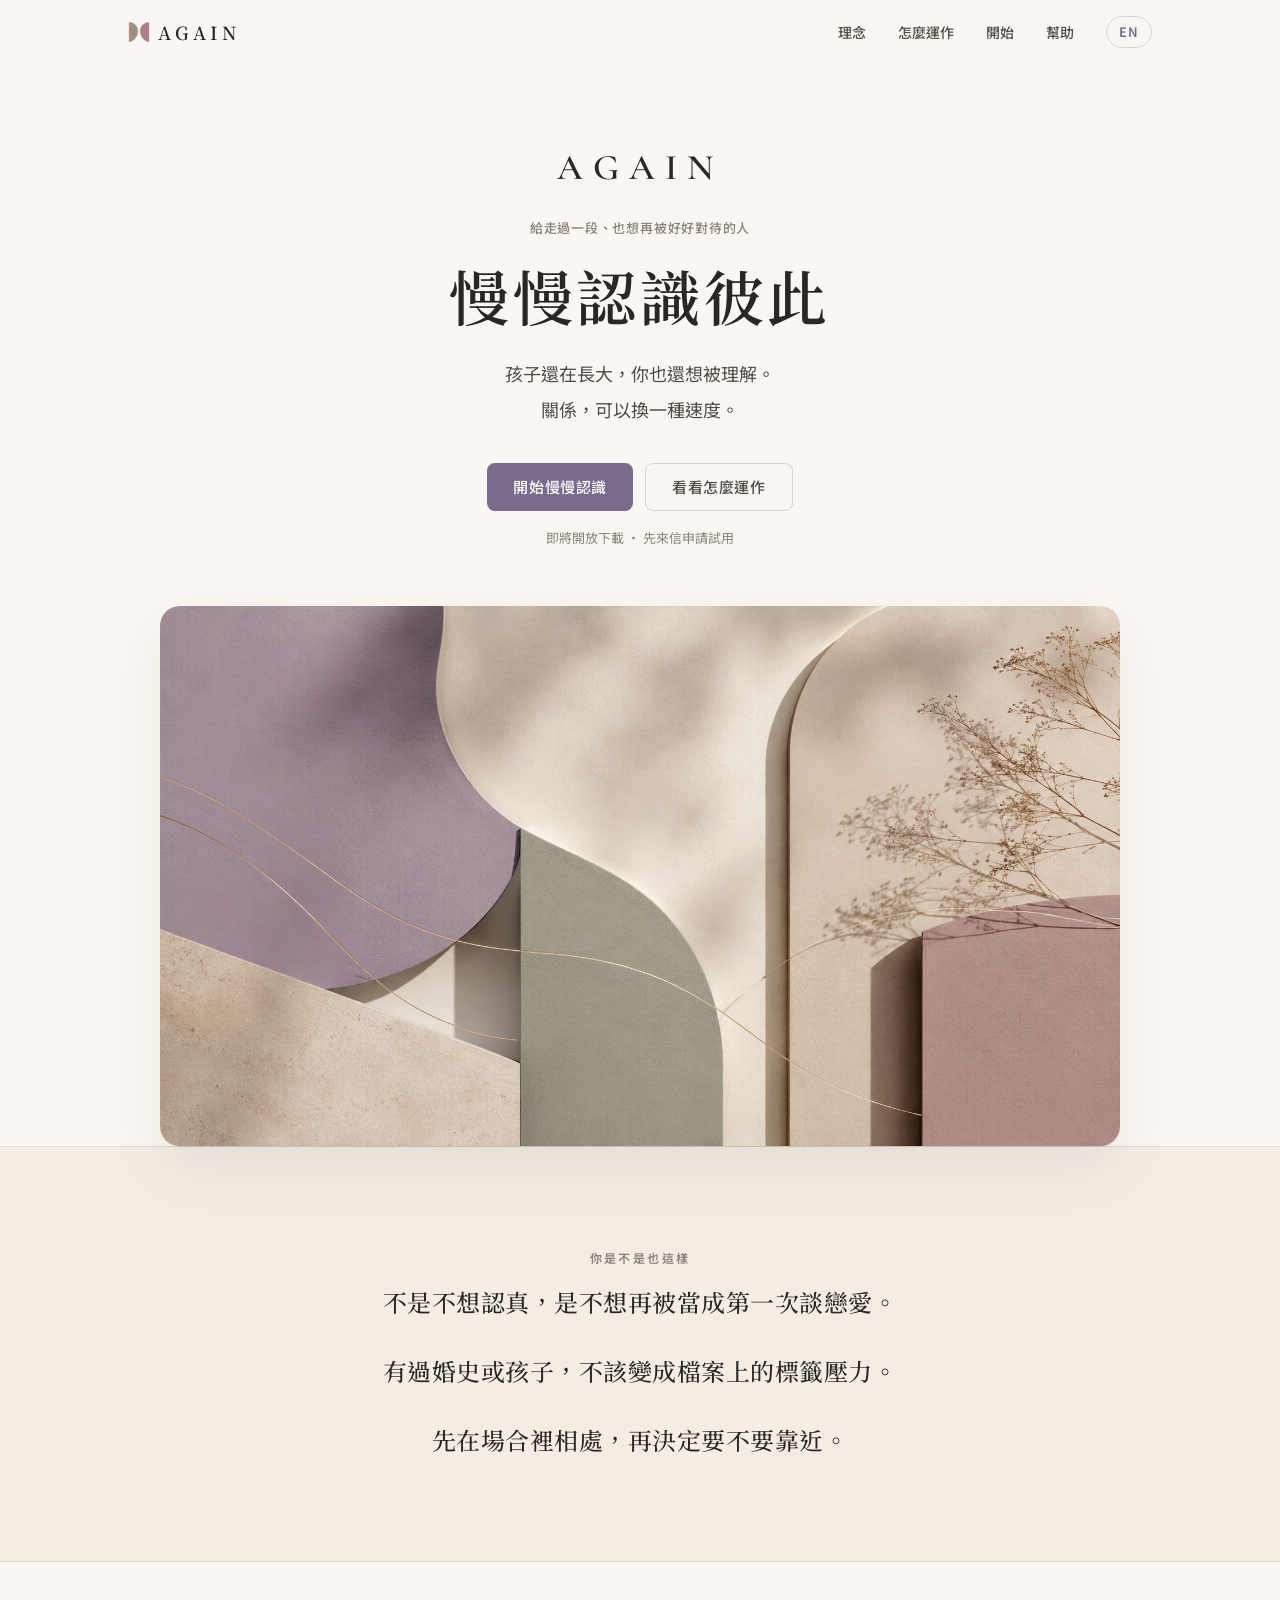
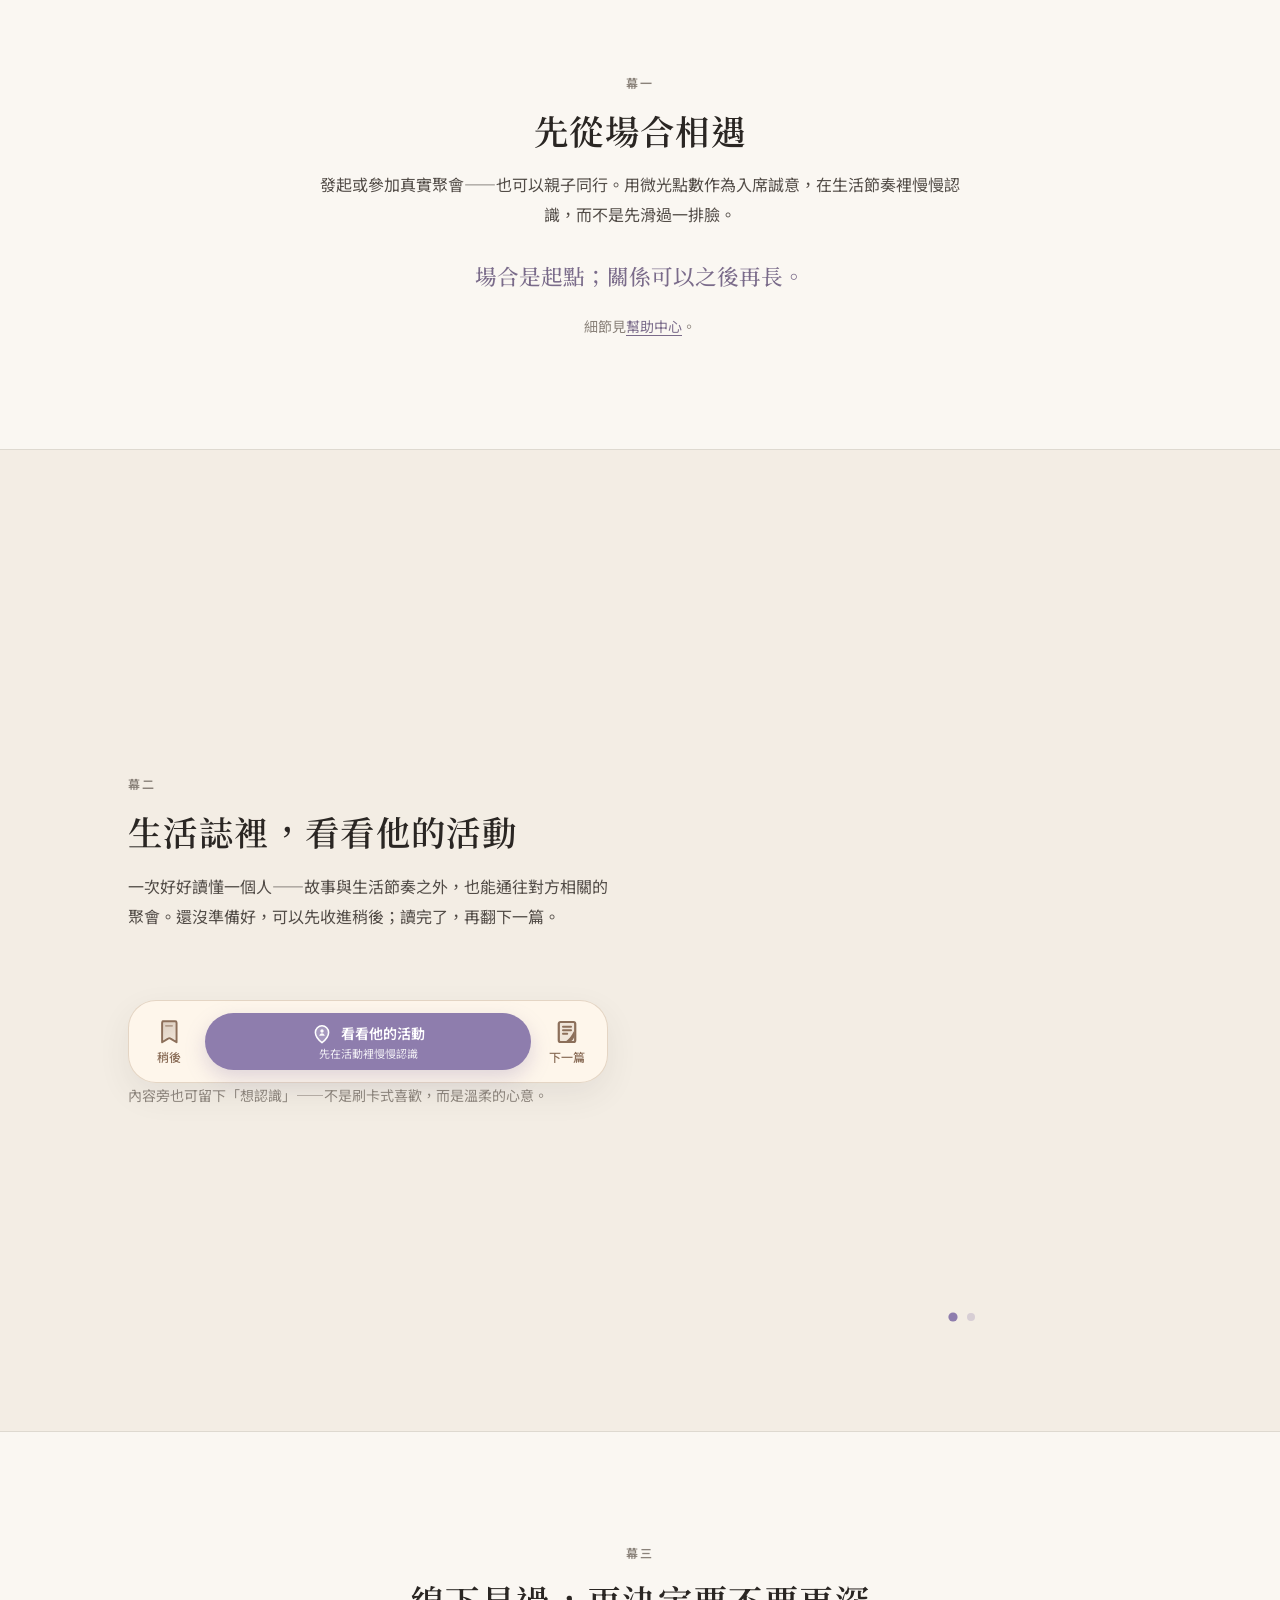
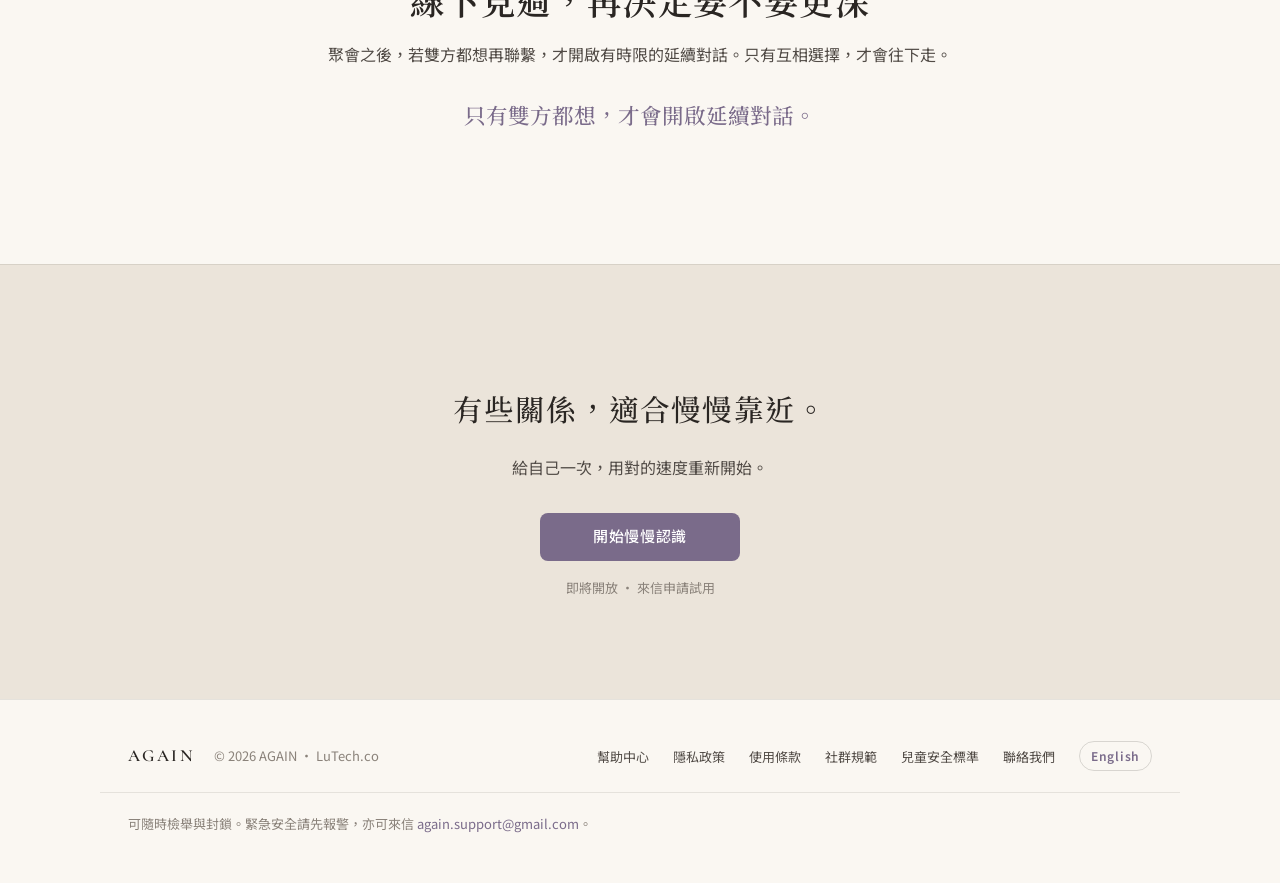
<file: index.html>
<!DOCTYPE html>
<html lang="zh-Hant">
<head>
  <meta charset="utf-8" />
  <meta name="viewport" content="width=device-width, initial-scale=1" />
  <meta name="description" content="AGAIN — 給走過一段、也想再被好好對待的人。先從場合相遇，再以生活誌慢慢認識；線下見過後，才決定要不要更深。" />
  <title>AGAIN — 慢慢認識彼此</title>
  <link rel="icon" href="./favicon.png?v=20260812b" type="image/png" sizes="32x32" />
  <link rel="icon" href="./assets/favicon-192.png?v=20260812b" type="image/png" sizes="192x192" />
  <link rel="apple-touch-icon" href="./assets/apple-touch-icon.png?v=20260812b" sizes="180x180" />
  <link rel="alternate" hreflang="en" href="./en/index.html" />
  <link rel="preconnect" href="https://fonts.googleapis.com" />
  <link rel="preconnect" href="https://fonts.gstatic.com" crossorigin />
  <link href="https://fonts.googleapis.com/css2?family=Cormorant+Garamond:wght@500;600;700&family=Noto+Sans+TC:wght@400;500;600&family=Noto+Serif+TC:wght@500;600&display=swap" rel="stylesheet" />
  <link rel="stylesheet" href="./styles.css?v=20260910i" />
</head>
<body class="landing">

  <header class="header" id="site-header">
    <div class="wrap header__inner">
      <a class="header__logo" href="#top">
        <img class="header__mark" src="./assets/again-mark.png" alt="" width="22" height="22" decoding="async" />
        <span class="header__wordmark">AGAIN</span>
      </a>
      <button class="header__menu-btn" type="button" aria-expanded="false" aria-controls="site-nav" aria-label="開啟選單">
        <span></span><span></span>
      </button>
      <nav class="header__nav" id="site-nav" aria-label="主要導覽">
        <a href="#resonate">理念</a>
        <a href="#how">怎麼運作</a>
        <a href="#start">開始</a>
        <a href="help.html">幫助</a>
        <a class="lang-switch" href="./en/index.html" hreflang="en">EN</a>
      </nav>
    </div>
  </header>

  <main id="top">

    <section class="hero">
      <div class="wrap hero__inner">
        <div class="hero__copy">
          <p class="hero__brand" aria-label="AGAIN">AGAIN</p>
          <p class="hero__kicker">給走過一段、也想再被好好對待的人</p>
          <h1 class="hero__title">慢慢認識彼此</h1>
          <p class="hero__lead">孩子還在長大，你也還想被理解。<br />關係，可以換一種速度。</p>
          <div class="hero__actions">
            <a
              class="btn btn--fill"
              href="mailto:again.support@gmail.com?subject=%E7%94%B3%E8%AB%8B%E8%A9%A6%E7%94%A8%20AGAIN"
            >開始慢慢認識</a>
            <a class="btn btn--ghost" href="#how">看看怎麼運作</a>
          </div>
          <p class="hero__cta-note">即將開放下載 · 先來信申請試用</p>
        </div>
        <figure class="hero__visual">
          <img
            src="./assets/again-hero-visual.png"
            alt="AGAIN 品牌主視覺"
            width="1672"
            height="941"
            loading="eager"
            decoding="async"
          />
        </figure>
      </div>
    </section>

    <section class="resonate" id="resonate">
      <div class="wrap resonate__inner reveal">
        <p class="eyebrow">你是不是也這樣</p>
        <ul class="resonate__list">
          <li>不是不想認真，是不想再被當成第一次談戀愛。</li>
          <li>有過婚史或孩子，不該變成檔案上的標籤壓力。</li>
          <li>先在場合裡相處，再決定要不要靠近。</li>
        </ul>
      </div>
    </section>

    <section class="act" id="how">
      <div class="wrap act__narrow reveal">
        <p class="eyebrow">幕一</p>
        <h2 class="act__title">先從場合相遇</h2>
        <p class="act__lead">發起或參加真實聚會——也可以親子同行。用微光點數作為入席誠意，在生活節奏裡慢慢認識，而不是先滑過一排臉。</p>
        <p class="act__highlight">場合是起點；關係可以之後再長。</p>
        <p class="act__aside">細節見<a href="help.html">幫助中心</a>。</p>
      </div>
    </section>

    <section class="act act--alt">
      <div class="wrap act__grid reveal">
        <div class="act__copy">
          <p class="eyebrow">幕二</p>
          <h2 class="act__title">生活誌裡，看看他的活動</h2>
          <p class="act__lead">一次好好讀懂一個人——故事與生活節奏之外，也能通往對方相關的聚會。還沒準備好，可以先收進稍後；讀完了，再翻下一篇。</p>
          <div class="discover-dock" role="group" aria-label="發現頁決策列示意">
            <div class="discover-dock__side">
              <svg class="discover-dock__icon" viewBox="0 0 18 24" aria-hidden="true" focusable="false">
                <defs>
                  <linearGradient id="bmFillZh" x1="3" y1="2" x2="15" y2="22" gradientUnits="userSpaceOnUse">
                    <stop offset="0" stop-color="#8C6F5A" stop-opacity="0.3" />
                    <stop offset="1" stop-color="#8C6F5A" stop-opacity="0.12" />
                  </linearGradient>
                </defs>
                <path
                  d="M3.4 2.4h11.2c.7 0 1.2.5 1.2 1.2v17.6l-5.4-3.3a2 2 0 0 0-2.2 0l-5.4 3.3V3.6c0-.7.5-1.2 1.2-1.2z"
                  fill="url(#bmFillZh)"
                  stroke="#8C6F5A"
                  stroke-width="1.75"
                  stroke-linejoin="round"
                />
                <path d="M6.2 6.4h5.6" stroke="#8C6F5A" stroke-width="1.6" stroke-linecap="round" opacity="0.55" />
              </svg>
              <span class="discover-dock__side-label">稍後</span>
            </div>
            <div class="discover-dock__main">
              <div class="discover-dock__main-inner">
                <svg class="discover-dock__icon discover-dock__icon--main" viewBox="0 0 24 24" aria-hidden="true" focusable="false">
                  <path
                    d="M12 21.5s-7.2-5.8-7.2-11.2a7.2 7.2 0 1 1 14.4 0c0 5.4-7.2 11.2-7.2 11.2z"
                    fill="#FFFFFF"
                    fill-opacity="0.22"
                    stroke="#FFFFFF"
                    stroke-width="1.7"
                    stroke-linejoin="round"
                  />
                  <circle cx="12" cy="8.8" r="1.85" fill="#FFFFFF" fill-opacity="0.95" />
                  <path
                    d="M8.9 14c.7-1.85 1.9-2.75 3.1-2.75s2.4.9 3.1 2.75"
                    fill="#FFFFFF"
                    fill-opacity="0.95"
                  />
                </svg>
                <span class="discover-dock__main-label">看看他的活動</span>
              </div>
              <span class="discover-dock__sub">先在活動裡慢慢認識</span>
            </div>
            <div class="discover-dock__side">
              <svg class="discover-dock__icon" viewBox="0 0 18 24" aria-hidden="true" focusable="false">
                <path
                  d="M3.2 3h11.6A1.6 1.6 0 0 1 16.4 4.6v14.8a1.6 1.6 0 0 1-1.6 1.6H3.2A1.6 1.6 0 0 1 1.6 19.4V4.6A1.6 1.6 0 0 1 3.2 3z"
                  fill="#8C6F5A"
                  fill-opacity="0.12"
                  stroke="#8C6F5A"
                  stroke-width="2"
                  stroke-linejoin="round"
                />
                <path d="M5.4 7.2h7.2" stroke="#8C6F5A" stroke-width="1.8" stroke-linecap="round" />
                <path d="M5.4 10.4h7.2" stroke="#8C6F5A" stroke-width="1.8" stroke-linecap="round" />
                <path d="M5.4 13.6h3.8" stroke="#8C6F5A" stroke-width="1.8" stroke-linecap="round" />
                <path
                  d="M7.6 20.8C10.4 18.8 13.2 15.6 15.2 11.4C16.2 13.8 16 16.8 14.2 19C12.4 21.2 9.8 21.8 7.6 20.8Z"
                  fill="#8C6F5A"
                />
              </svg>
              <span class="discover-dock__side-label">下一篇</span>
            </div>
          </div>
          <p class="act__aside act__aside--under-dock">內容旁也可留下「想認識」——不是刷卡式喜歡，而是溫柔的心意。</p>
        </div>
        <aside class="lookbook-preview" data-lookbook-carousel aria-label="生活誌預覽示意">
          <div class="lookbook-preview__stage">
            <div class="lookbook-preview__frame is-active" data-slide="0">
              <div class="lookbook-preview__photo" aria-hidden="true">
                <img src="./assets/yating-38-frontal.jpg" alt="" width="960" height="1440" decoding="async" />
              </div>
              <div class="lookbook-preview__body">
                <p class="lookbook-preview__name">雅婷，38 歲</p>
                <p class="lookbook-preview__meta">台北市 · 大安區</p>
                <div class="his-activities" aria-label="他的活動">
                  <div class="his-activities__head">
                    <p class="his-activities__title">他的活動</p>
                  </div>
                  <ul class="his-activities__list">
                    <li class="his-activities__row">
                      <img
                        class="his-activities__thumb"
                        src="./assets/activityCategories/park_walk.webp"
                        alt=""
                        width="72"
                        height="72"
                        decoding="async"
                      />
                      <div class="his-activities__copy">
                        <div class="his-activities__title-row">
                          <span class="his-activities__name">週末樹蔭散步</span>
                          <span class="his-activities__badge">有興趣</span>
                        </div>
                        <p class="his-activities__meta-line">大安 · 9/20（週六）</p>
                      </div>
                    </li>
                  </ul>
                </div>
              </div>
            </div>
            <div class="lookbook-preview__frame" data-slide="1" aria-hidden="true">
              <div class="lookbook-preview__photo lookbook-preview__photo--zhiming" aria-hidden="true">
                <img src="./assets/zhiming-41-frontal.jpg" alt="" width="960" height="1440" decoding="async" />
              </div>
              <div class="lookbook-preview__body">
                <p class="lookbook-preview__name">志明，41 歲</p>
                <p class="lookbook-preview__meta">台北市 · 產品設計</p>
                <div class="his-activities" aria-label="他的活動">
                  <div class="his-activities__head">
                    <p class="his-activities__title">他的活動</p>
                  </div>
                  <ul class="his-activities__list">
                    <li class="his-activities__row">
                      <img
                        class="his-activities__thumb"
                        src="./assets/activityCategories/coffee_chat.webp"
                        alt=""
                        width="72"
                        height="72"
                        decoding="async"
                      />
                      <div class="his-activities__copy">
                        <div class="his-activities__title-row">
                          <span class="his-activities__name">手作咖啡午後</span>
                          <span class="his-activities__badge">主辦</span>
                        </div>
                        <p class="his-activities__meta-line">中山 · 9/27（週六）</p>
                      </div>
                    </li>
                  </ul>
                </div>
              </div>
            </div>
          </div>
          <div class="lookbook-preview__dots" role="tablist" aria-label="切換示範檔案">
            <button type="button" class="lookbook-preview__dot is-active" role="tab" aria-selected="true" aria-label="雅婷" data-slide="0"></button>
            <button type="button" class="lookbook-preview__dot" role="tab" aria-selected="false" aria-label="志明" data-slide="1"></button>
          </div>
        </aside>
      </div>
    </section>

    <section class="act">
      <div class="wrap act__narrow reveal">
        <p class="eyebrow">幕三</p>
        <h2 class="act__title">線下見過，再決定要不要更深</h2>
        <p class="act__lead">聚會之後，若雙方都想再聯繫，才開啟有時限的延續對話。只有互相選擇，才會往下走。</p>
        <p class="act__highlight">只有雙方都想，才會開啟延續對話。</p>
      </div>
    </section>

    <section class="close-cta" id="start">
      <div class="wrap close-cta__inner reveal">
        <blockquote>
          <p>有些關係，適合慢慢靠近。</p>
        </blockquote>
        <p class="close-cta__lead">給自己一次，用對的速度重新開始。</p>
        <a
          class="btn btn--fill"
          href="mailto:again.support@gmail.com?subject=%E7%94%B3%E8%AB%8B%E8%A9%A6%E7%94%A8%20AGAIN"
        >開始慢慢認識</a>
        <p class="hero__cta-note">即將開放 · 來信申請試用</p>
      </div>
    </section>

  </main>

  <footer class="footer">
    <div class="wrap footer__inner">
      <div class="footer__brand">
        <span class="footer__logo">AGAIN</span>
        <span class="footer__copy">© 2026 AGAIN · LuTech.co</span>
      </div>
      <nav class="footer__nav" aria-label="頁尾連結">
        <a href="help.html">幫助中心</a>
        <a href="privacy.html">隱私政策</a>
        <a href="terms.html">使用條款</a>
        <a href="community.html">社群規範</a>
        <a href="child-safety.html">兒童安全標準</a>
        <a href="mailto:again.support@gmail.com">聯絡我們</a>
        <a class="lang-switch" href="./en/index.html" hreflang="en">English</a>
      </nav>
    </div>
    <div class="wrap footer__safety">
      <p>可隨時檢舉與封鎖。緊急安全請先報警，亦可來信 <a href="mailto:again.support@gmail.com">again.support@gmail.com</a>。</p>
    </div>
  </footer>

  <script src="./script.js?v=20260805c"></script>
</body>
</html>
</file>
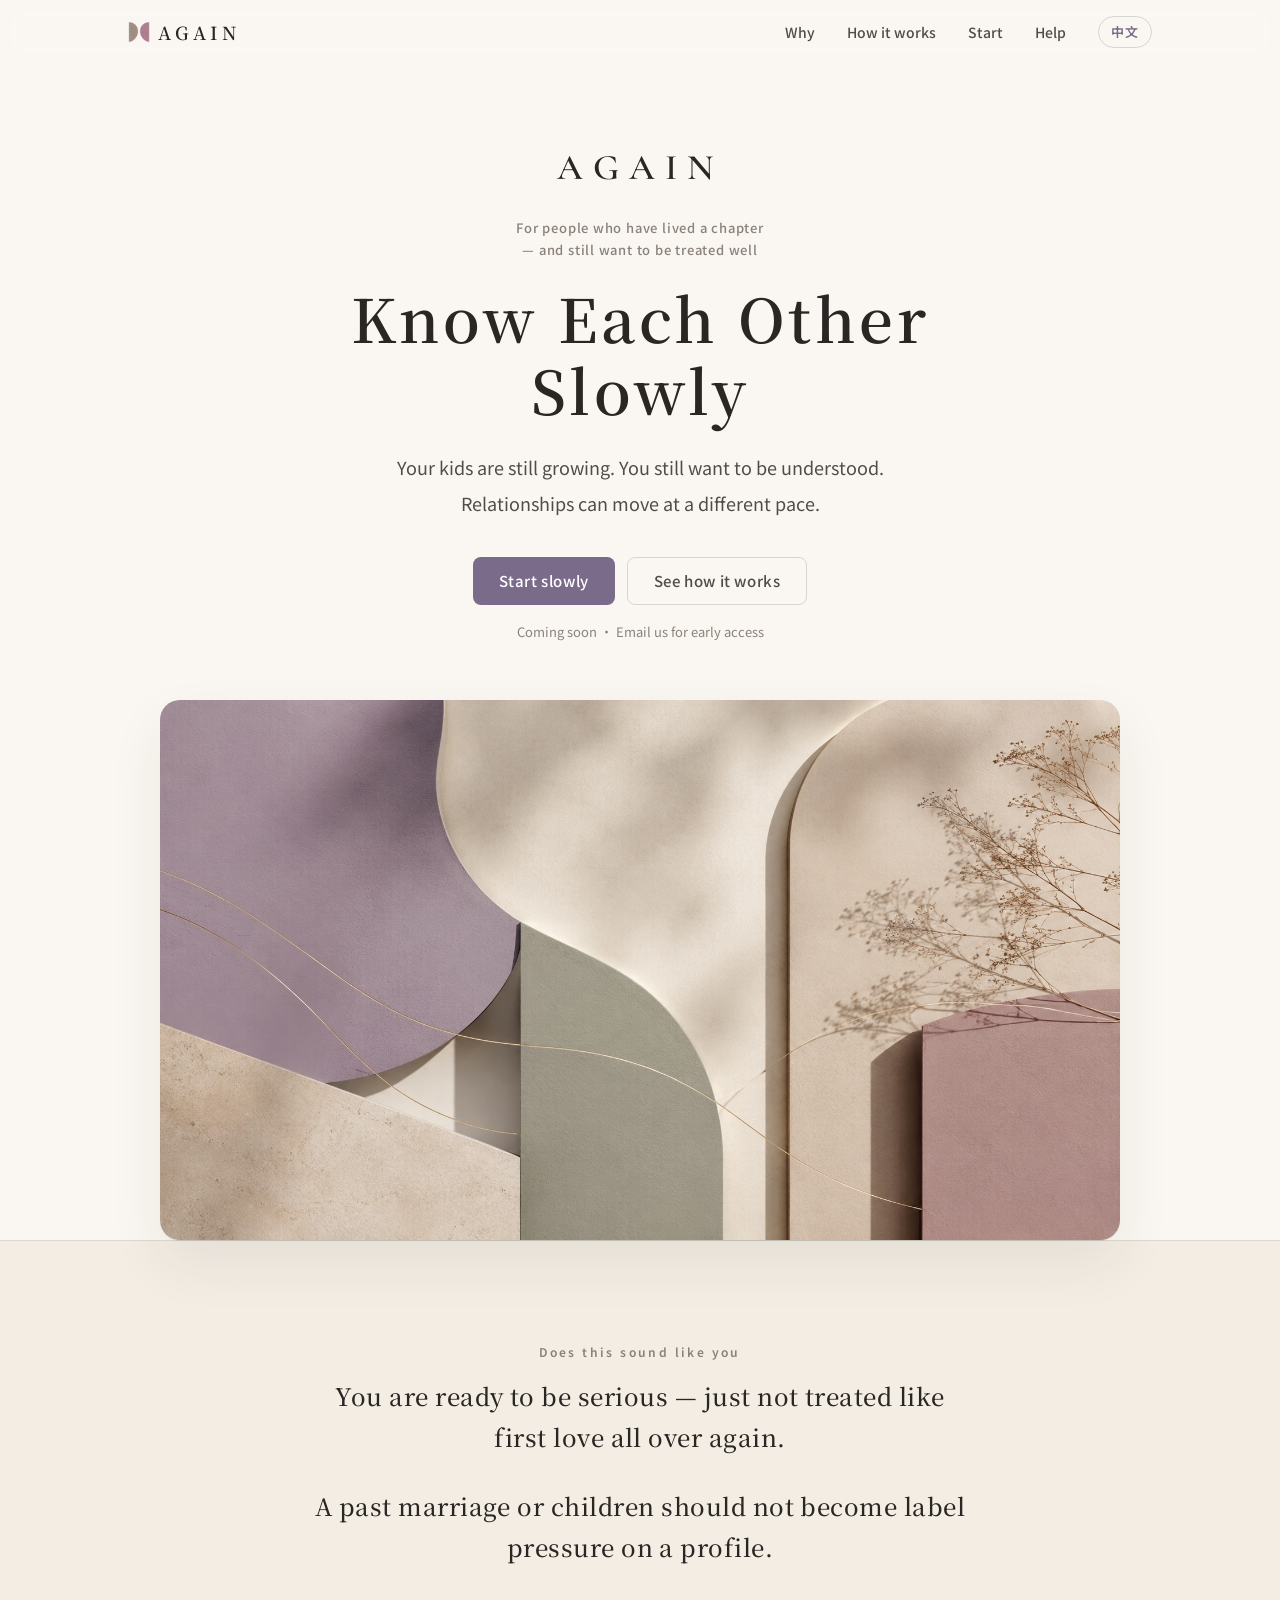
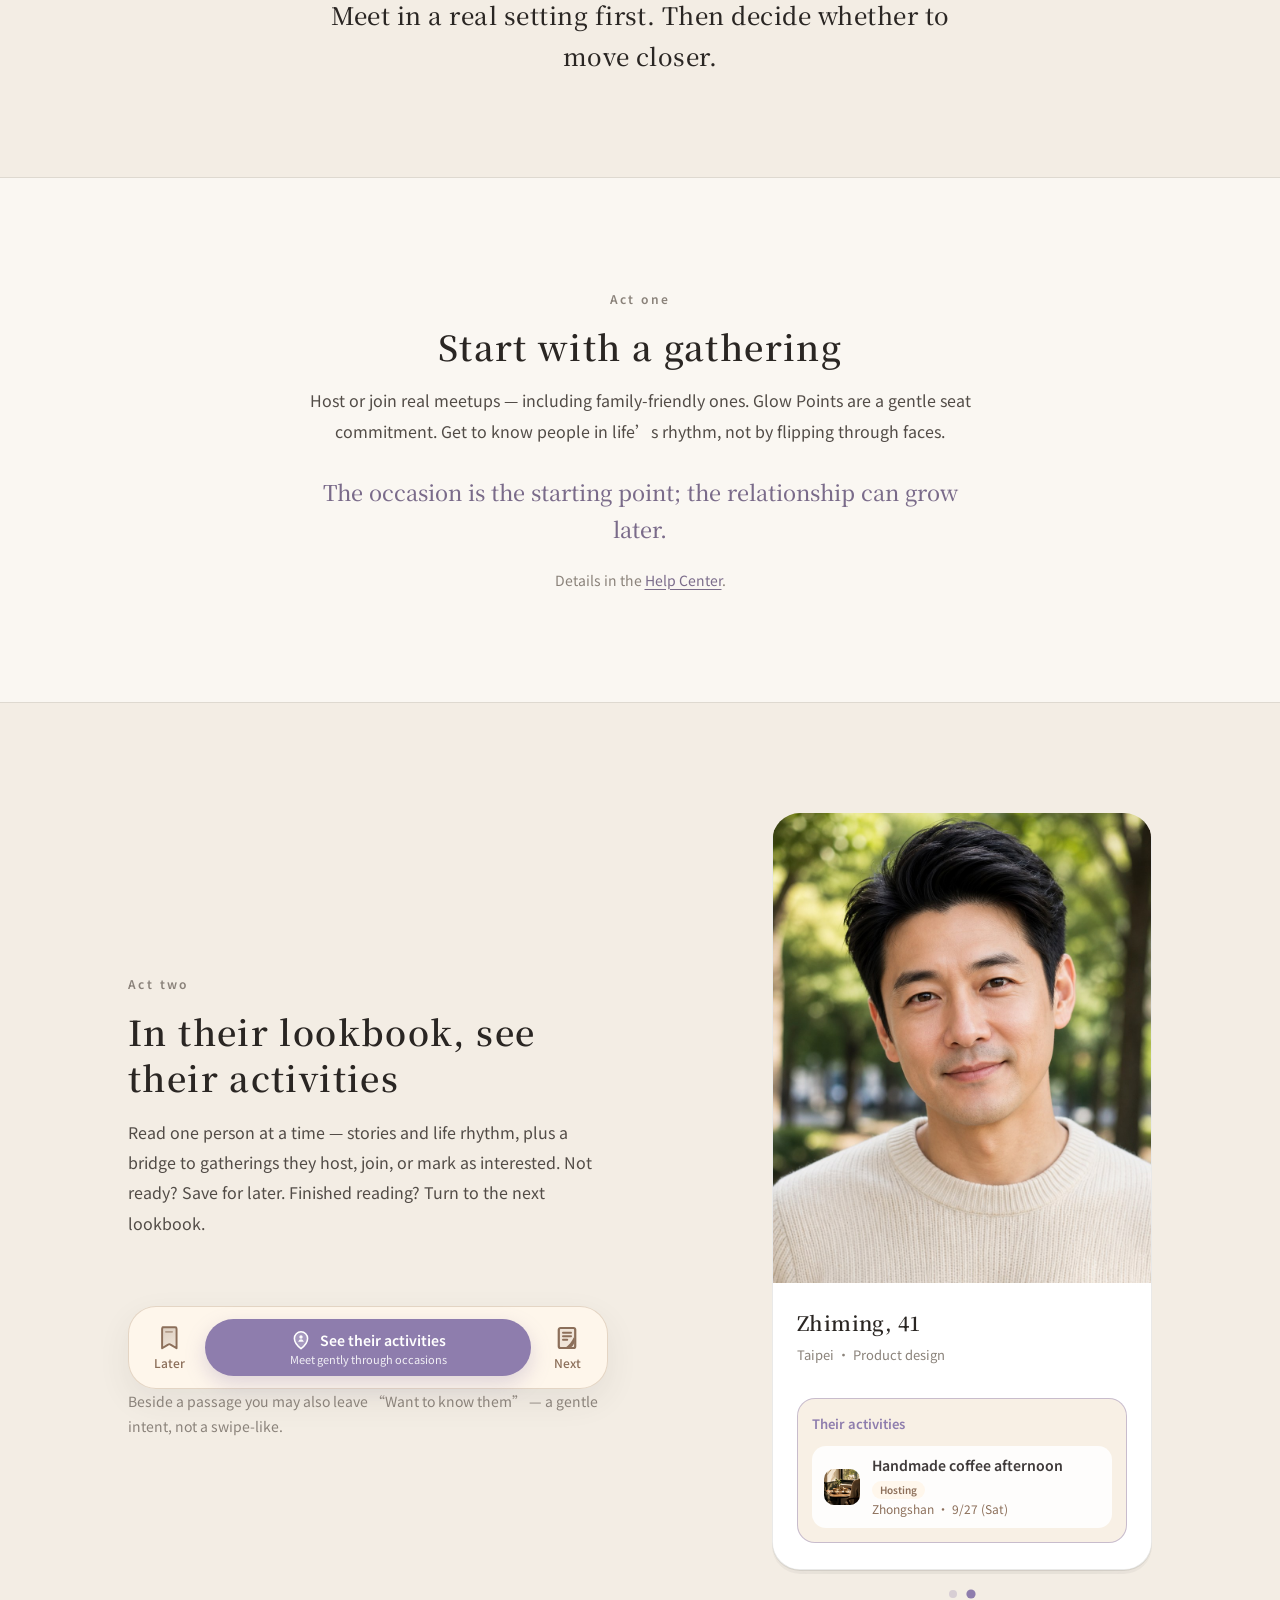
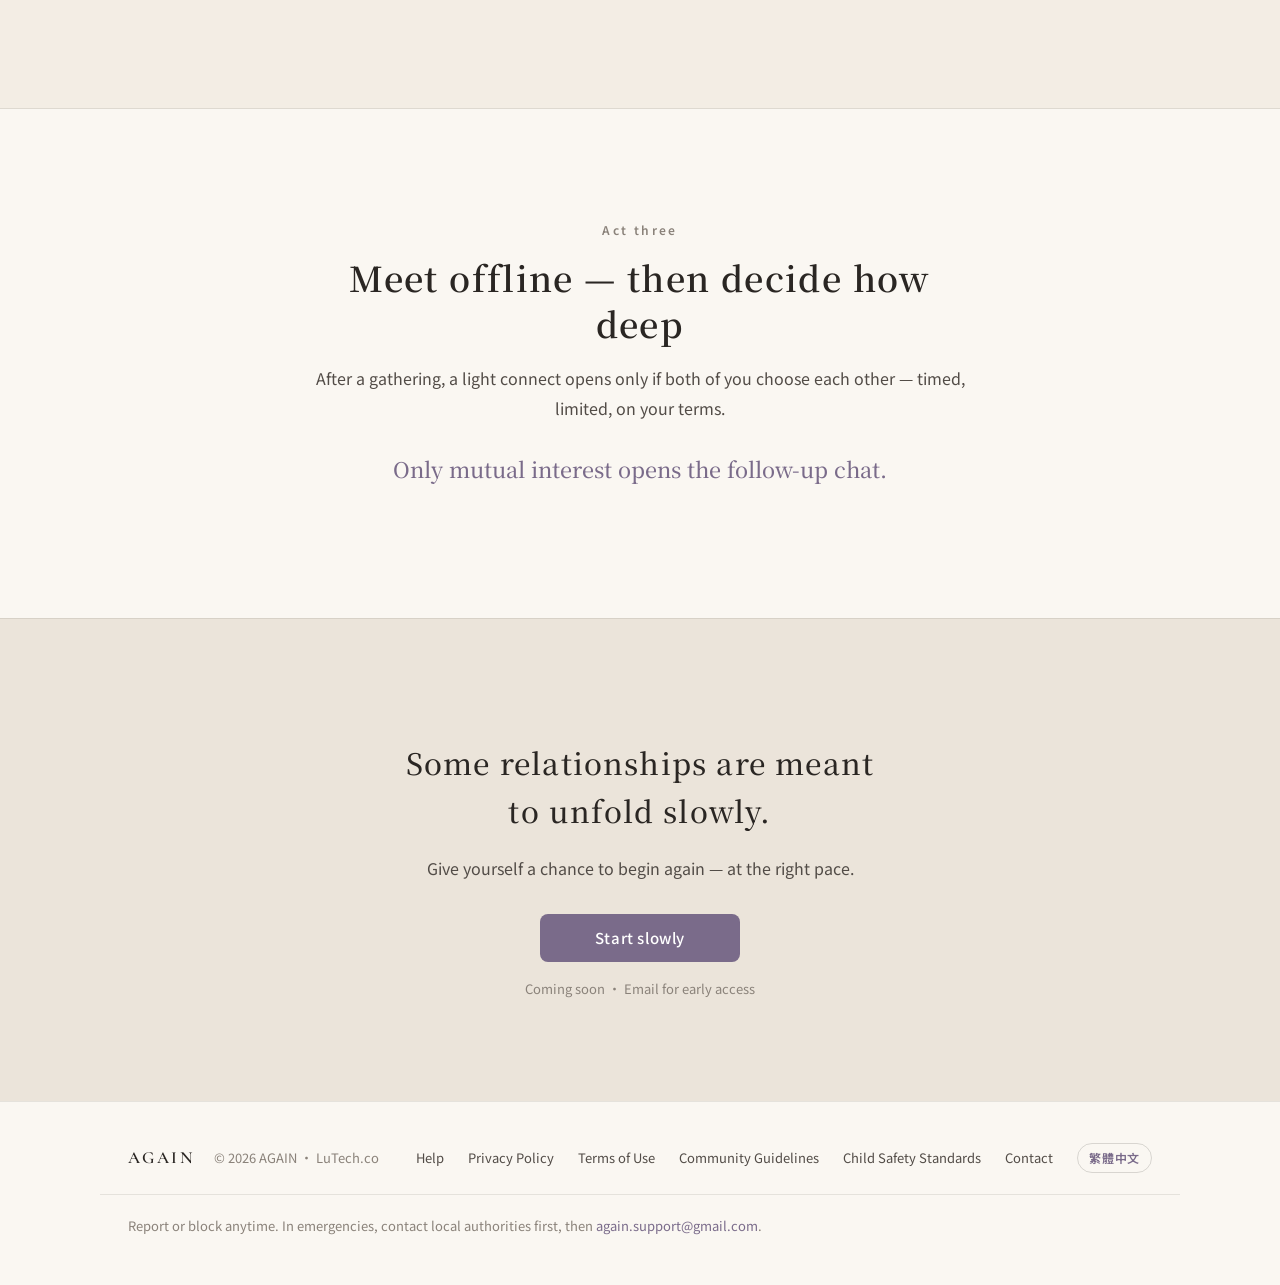
<file: en/index.html>
<!DOCTYPE html>
<html lang="en">
<head>
  <meta charset="utf-8" />
  <meta name="viewport" content="width=device-width, initial-scale=1" />
  <meta name="description" content="AGAIN — For people who have lived a chapter, and still want to be treated well. Meet through real gatherings first, read lookbooks slowly, then decide whether to go deeper." />
  <title>AGAIN — Know Each Other Slowly</title>
  <link rel="icon" href="../favicon.png?v=20260812b" type="image/png" sizes="32x32" />
  <link rel="icon" href="../assets/favicon-192.png?v=20260812b" type="image/png" sizes="192x192" />
  <link rel="apple-touch-icon" href="../assets/apple-touch-icon.png?v=20260812b" sizes="180x180" />
  <link rel="alternate" hreflang="zh-Hant" href="../index.html" />
  <link rel="preconnect" href="https://fonts.googleapis.com" />
  <link rel="preconnect" href="https://fonts.gstatic.com" crossorigin />
  <link href="https://fonts.googleapis.com/css2?family=Cormorant+Garamond:wght@500;600;700&family=Noto+Sans+TC:wght@400;500;600&family=Noto+Serif+TC:wght@500;600&display=swap" rel="stylesheet" />
  <link rel="stylesheet" href="../styles.css?v=20260910i" />
</head>
<body class="landing">

  <header class="header" id="site-header">
    <div class="wrap header__inner">
      <a class="header__logo" href="#top">
        <img class="header__mark" src="../assets/again-mark.png" alt="" width="22" height="22" decoding="async" />
        <span class="header__wordmark">AGAIN</span>
      </a>
      <button class="header__menu-btn" type="button" aria-expanded="false" aria-controls="site-nav" aria-label="Open menu">
        <span></span><span></span>
      </button>
      <nav class="header__nav" id="site-nav" aria-label="Main navigation">
        <a href="#resonate">Why</a>
        <a href="#how">How it works</a>
        <a href="#start">Start</a>
        <a href="help.html">Help</a>
        <a class="lang-switch" href="../index.html" hreflang="zh-Hant">中文</a>
      </nav>
    </div>
  </header>

  <main id="top">

    <section class="hero">
      <div class="wrap hero__inner">
        <div class="hero__copy">
          <p class="hero__brand" aria-label="AGAIN">AGAIN</p>
          <p class="hero__kicker">For people who have lived a chapter — and still want to be treated well</p>
          <h1 class="hero__title">Know Each Other Slowly</h1>
          <p class="hero__lead">Your kids are still growing. You still want to be understood.<br />Relationships can move at a different pace.</p>
          <div class="hero__actions">
            <a
              class="btn btn--fill"
              href="mailto:again.support@gmail.com?subject=AGAIN%20early%20access"
            >Start slowly</a>
            <a class="btn btn--ghost" href="#how">See how it works</a>
          </div>
          <p class="hero__cta-note">Coming soon · Email us for early access</p>
        </div>
        <figure class="hero__visual">
          <img
            src="../assets/again-hero-visual.png"
            alt="AGAIN brand visual"
            width="1672"
            height="941"
            loading="eager"
            decoding="async"
          />
        </figure>
      </div>
    </section>

    <section class="resonate" id="resonate">
      <div class="wrap resonate__inner reveal">
        <p class="eyebrow">Does this sound like you</p>
        <ul class="resonate__list">
          <li>You are ready to be serious — just not treated like first love all over again.</li>
          <li>A past marriage or children should not become label pressure on a profile.</li>
          <li>Meet in a real setting first. Then decide whether to move closer.</li>
        </ul>
      </div>
    </section>

    <section class="act" id="how">
      <div class="wrap act__narrow reveal">
        <p class="eyebrow">Act one</p>
        <h2 class="act__title">Start with a gathering</h2>
        <p class="act__lead">Host or join real meetups — including family-friendly ones. Glow Points are a gentle seat commitment. Get to know people in life’s rhythm, not by flipping through faces.</p>
        <p class="act__highlight">The occasion is the starting point; the relationship can grow later.</p>
        <p class="act__aside">Details in the <a href="help.html">Help Center</a>.</p>
      </div>
    </section>

    <section class="act act--alt">
      <div class="wrap act__grid reveal">
        <div class="act__copy">
          <p class="eyebrow">Act two</p>
          <h2 class="act__title">In their lookbook, see their activities</h2>
          <p class="act__lead">Read one person at a time — stories and life rhythm, plus a bridge to gatherings they host, join, or mark as interested. Not ready? Save for later. Finished reading? Turn to the next lookbook.</p>
          <div class="discover-dock" role="group" aria-label="Discover decision bar preview">
            <div class="discover-dock__side">
              <svg class="discover-dock__icon" viewBox="0 0 18 24" aria-hidden="true" focusable="false">
                <defs>
                  <linearGradient id="bmFillEn" x1="3" y1="2" x2="15" y2="22" gradientUnits="userSpaceOnUse">
                    <stop offset="0" stop-color="#8C6F5A" stop-opacity="0.3" />
                    <stop offset="1" stop-color="#8C6F5A" stop-opacity="0.12" />
                  </linearGradient>
                </defs>
                <path
                  d="M3.4 2.4h11.2c.7 0 1.2.5 1.2 1.2v17.6l-5.4-3.3a2 2 0 0 0-2.2 0l-5.4 3.3V3.6c0-.7.5-1.2 1.2-1.2z"
                  fill="url(#bmFillEn)"
                  stroke="#8C6F5A"
                  stroke-width="1.75"
                  stroke-linejoin="round"
                />
                <path d="M6.2 6.4h5.6" stroke="#8C6F5A" stroke-width="1.6" stroke-linecap="round" opacity="0.55" />
              </svg>
              <span class="discover-dock__side-label">Later</span>
            </div>
            <div class="discover-dock__main">
              <div class="discover-dock__main-inner">
                <svg class="discover-dock__icon discover-dock__icon--main" viewBox="0 0 24 24" aria-hidden="true" focusable="false">
                  <path
                    d="M12 21.5s-7.2-5.8-7.2-11.2a7.2 7.2 0 1 1 14.4 0c0 5.4-7.2 11.2-7.2 11.2z"
                    fill="#FFFFFF"
                    fill-opacity="0.22"
                    stroke="#FFFFFF"
                    stroke-width="1.7"
                    stroke-linejoin="round"
                  />
                  <circle cx="12" cy="8.8" r="1.85" fill="#FFFFFF" fill-opacity="0.95" />
                  <path
                    d="M8.9 14c.7-1.85 1.9-2.75 3.1-2.75s2.4.9 3.1 2.75"
                    fill="#FFFFFF"
                    fill-opacity="0.95"
                  />
                </svg>
                <span class="discover-dock__main-label">See their activities</span>
              </div>
              <span class="discover-dock__sub">Meet gently through occasions</span>
            </div>
            <div class="discover-dock__side">
              <svg class="discover-dock__icon" viewBox="0 0 18 24" aria-hidden="true" focusable="false">
                <path
                  d="M3.2 3h11.6A1.6 1.6 0 0 1 16.4 4.6v14.8a1.6 1.6 0 0 1-1.6 1.6H3.2A1.6 1.6 0 0 1 1.6 19.4V4.6A1.6 1.6 0 0 1 3.2 3z"
                  fill="#8C6F5A"
                  fill-opacity="0.12"
                  stroke="#8C6F5A"
                  stroke-width="2"
                  stroke-linejoin="round"
                />
                <path d="M5.4 7.2h7.2" stroke="#8C6F5A" stroke-width="1.8" stroke-linecap="round" />
                <path d="M5.4 10.4h7.2" stroke="#8C6F5A" stroke-width="1.8" stroke-linecap="round" />
                <path d="M5.4 13.6h3.8" stroke="#8C6F5A" stroke-width="1.8" stroke-linecap="round" />
                <path
                  d="M7.6 20.8C10.4 18.8 13.2 15.6 15.2 11.4C16.2 13.8 16 16.8 14.2 19C12.4 21.2 9.8 21.8 7.6 20.8Z"
                  fill="#8C6F5A"
                />
              </svg>
              <span class="discover-dock__side-label">Next</span>
            </div>
          </div>
          <p class="act__aside act__aside--under-dock">Beside a passage you may also leave “Want to know them” — a gentle intent, not a swipe-like.</p>
        </div>
        <aside class="lookbook-preview" data-lookbook-carousel aria-label="Lookbook preview">
          <div class="lookbook-preview__stage">
            <div class="lookbook-preview__frame is-active" data-slide="0">
              <div class="lookbook-preview__photo" aria-hidden="true">
                <img src="../assets/yating-38-frontal.jpg" alt="" width="960" height="1440" decoding="async" />
              </div>
              <div class="lookbook-preview__body">
                <p class="lookbook-preview__name">Yating, 38</p>
                <p class="lookbook-preview__meta">Taipei · Da’an</p>
                <div class="his-activities" aria-label="Their activities">
                  <div class="his-activities__head">
                    <p class="his-activities__title">Their activities</p>
                  </div>
                  <ul class="his-activities__list">
                    <li class="his-activities__row">
                      <img
                        class="his-activities__thumb"
                        src="../assets/activityCategories/park_walk.webp"
                        alt=""
                        width="72"
                        height="72"
                        decoding="async"
                      />
                      <div class="his-activities__copy">
                        <div class="his-activities__title-row">
                          <span class="his-activities__name">Weekend shaded walk</span>
                          <span class="his-activities__badge">Interested</span>
                        </div>
                        <p class="his-activities__meta-line">Da’an · 9/20 (Sat)</p>
                      </div>
                    </li>
                  </ul>
                </div>
              </div>
            </div>
            <div class="lookbook-preview__frame" data-slide="1" aria-hidden="true">
              <div class="lookbook-preview__photo lookbook-preview__photo--zhiming" aria-hidden="true">
                <img src="../assets/zhiming-41-frontal.jpg" alt="" width="960" height="1440" decoding="async" />
              </div>
              <div class="lookbook-preview__body">
                <p class="lookbook-preview__name">Zhiming, 41</p>
                <p class="lookbook-preview__meta">Taipei · Product design</p>
                <div class="his-activities" aria-label="Their activities">
                  <div class="his-activities__head">
                    <p class="his-activities__title">Their activities</p>
                  </div>
                  <ul class="his-activities__list">
                    <li class="his-activities__row">
                      <img
                        class="his-activities__thumb"
                        src="../assets/activityCategories/coffee_chat.webp"
                        alt=""
                        width="72"
                        height="72"
                        decoding="async"
                      />
                      <div class="his-activities__copy">
                        <div class="his-activities__title-row">
                          <span class="his-activities__name">Handmade coffee afternoon</span>
                          <span class="his-activities__badge">Hosting</span>
                        </div>
                        <p class="his-activities__meta-line">Zhongshan · 9/27 (Sat)</p>
                      </div>
                    </li>
                  </ul>
                </div>
              </div>
            </div>
          </div>
          <div class="lookbook-preview__dots" role="tablist" aria-label="Switch sample profiles">
            <button type="button" class="lookbook-preview__dot is-active" role="tab" aria-selected="true" aria-label="Yating" data-slide="0"></button>
            <button type="button" class="lookbook-preview__dot" role="tab" aria-selected="false" aria-label="Zhiming" data-slide="1"></button>
          </div>
        </aside>
      </div>
    </section>

    <section class="act">
      <div class="wrap act__narrow reveal">
        <p class="eyebrow">Act three</p>
        <h2 class="act__title">Meet offline — then decide how deep</h2>
        <p class="act__lead">After a gathering, a light connect opens only if both of you choose each other — timed, limited, on your terms.</p>
        <p class="act__highlight">Only mutual interest opens the follow-up chat.</p>
      </div>
    </section>

    <section class="close-cta" id="start">
      <div class="wrap close-cta__inner reveal">
        <blockquote>
          <p>Some relationships are meant to unfold slowly.</p>
        </blockquote>
        <p class="close-cta__lead">Give yourself a chance to begin again — at the right pace.</p>
        <a
          class="btn btn--fill"
          href="mailto:again.support@gmail.com?subject=AGAIN%20early%20access"
        >Start slowly</a>
        <p class="hero__cta-note">Coming soon · Email for early access</p>
      </div>
    </section>

  </main>

  <footer class="footer">
    <div class="wrap footer__inner">
      <div class="footer__brand">
        <span class="footer__logo">AGAIN</span>
        <span class="footer__copy">© 2026 AGAIN · LuTech.co</span>
      </div>
      <nav class="footer__nav" aria-label="Footer links">
        <a href="help.html">Help</a>
        <a href="privacy.html">Privacy Policy</a>
        <a href="terms.html">Terms of Use</a>
        <a href="community.html">Community Guidelines</a>
        <a href="child-safety.html">Child Safety Standards</a>
        <a href="mailto:again.support@gmail.com">Contact</a>
        <a class="lang-switch" href="../index.html" hreflang="zh-Hant">繁體中文</a>
      </nav>
    </div>
    <div class="wrap footer__safety">
      <p>Report or block anytime. In emergencies, contact local authorities first, then <a href="mailto:again.support@gmail.com">again.support@gmail.com</a>.</p>
    </div>
  </footer>

  <script src="../script.js?v=20260805c"></script>
</body>
</html>
</file>
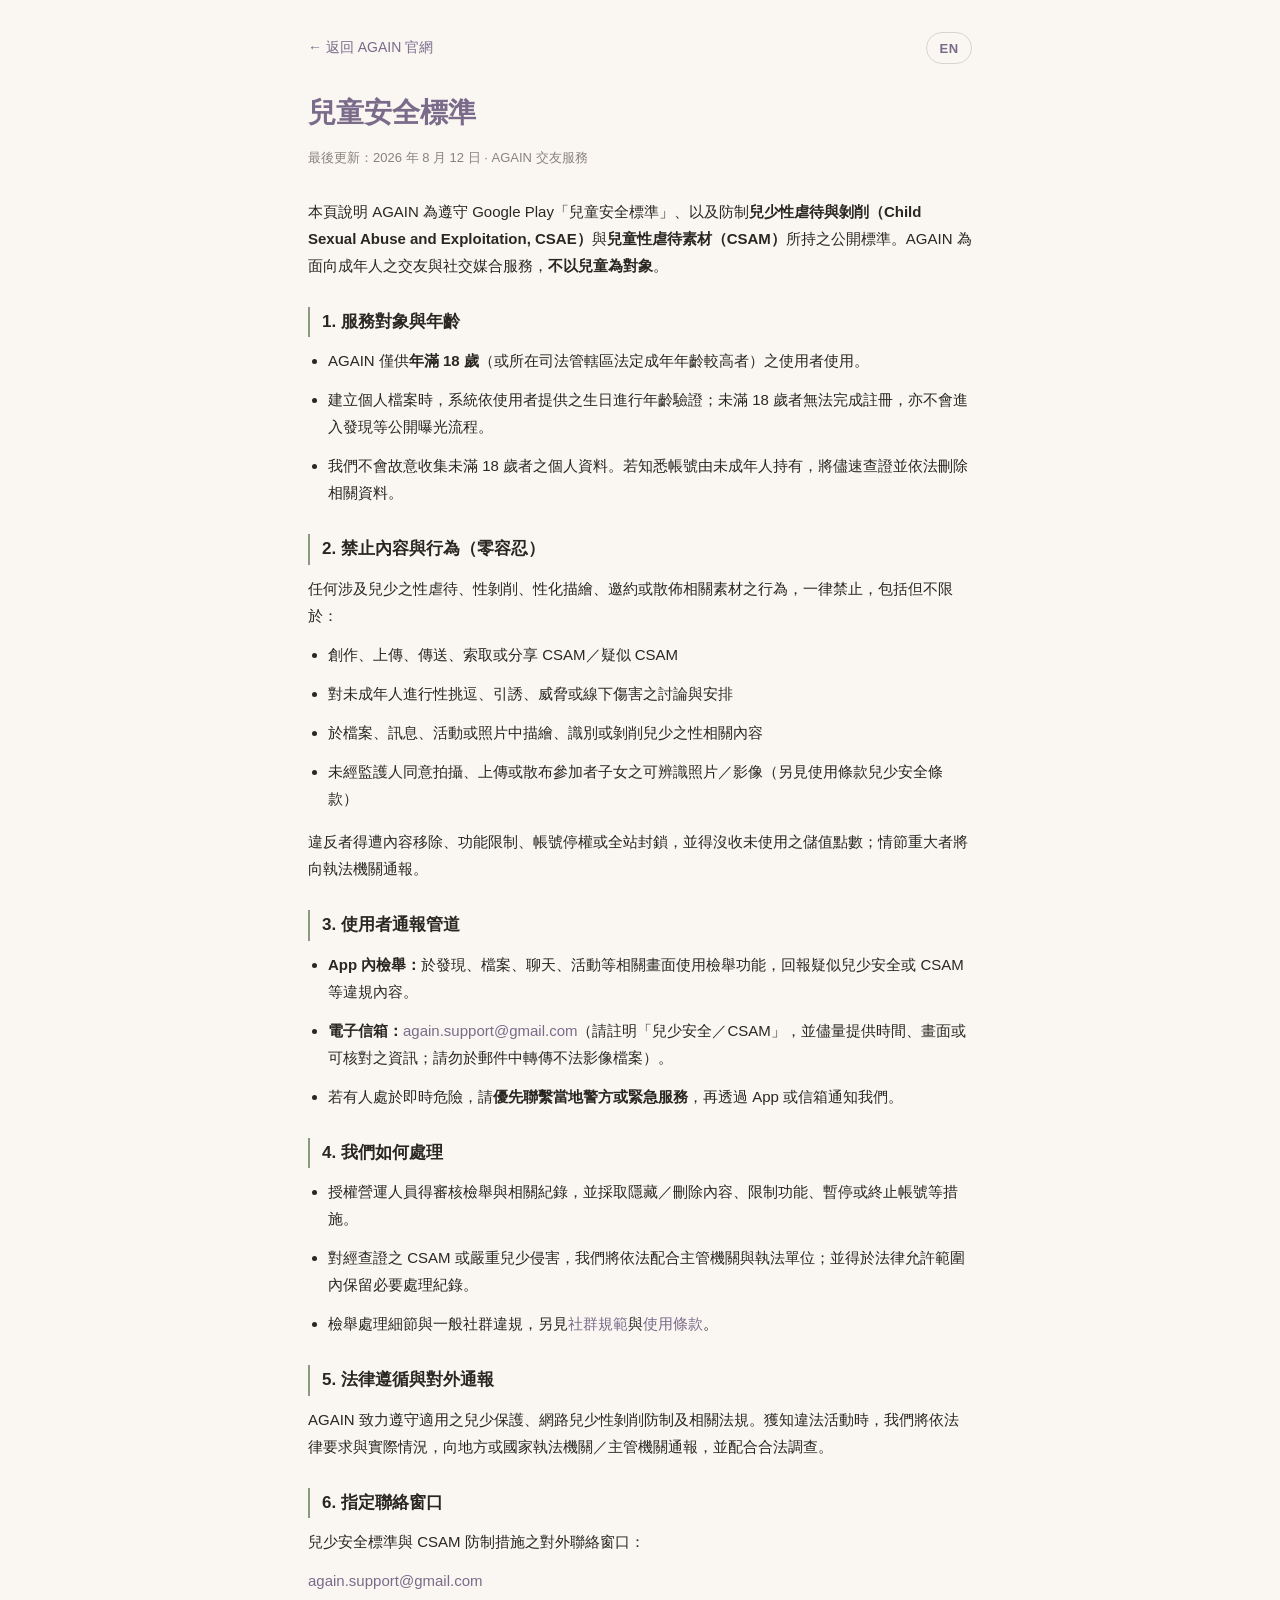
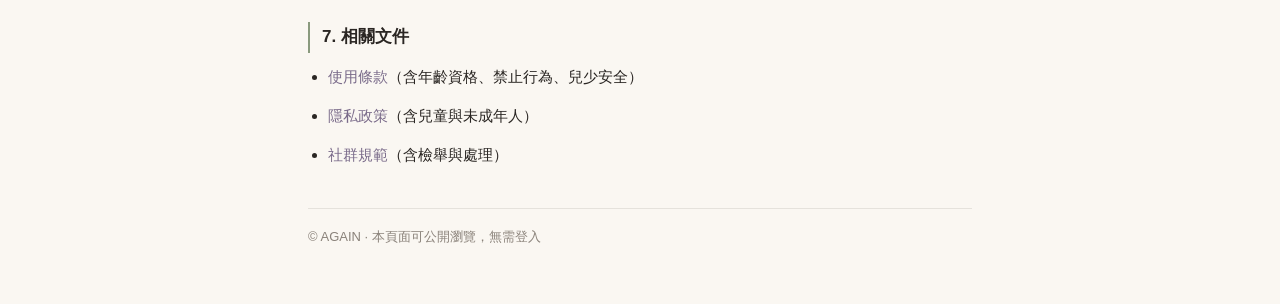
<file: child-safety.html>
<!DOCTYPE html>
<html lang="zh-Hant">
<head>
  <meta charset="utf-8" />
  <meta name="viewport" content="width=device-width, initial-scale=1" />
  <title>AGAIN — 兒童安全標準（CSAE）</title>
  <link rel="icon" href="./favicon.png?v=20260812b" type="image/png" sizes="32x32" />
  <link rel="icon" href="./assets/favicon-192.png?v=20260812b" type="image/png" sizes="192x192" />
  <link rel="apple-touch-icon" href="./assets/apple-touch-icon.png?v=20260812b" sizes="180x180" />
  <meta name="description" content="AGAIN 防制兒少性虐待與剝削（CSAE／CSAM）之公開標準與通報方式。" />
  <link rel="alternate" hreflang="en" href="./en/child-safety.html" />
  <link rel="stylesheet" href="./styles.css?v=20260818legal" />
</head>
<body class="legal-page">
  <div class="legal-bar">
    <a class="back-link" href="index.html">← 返回 AGAIN 官網</a>
    <a class="lang-switch" href="./en/child-safety.html" hreflang="en">EN</a>
  </div>
  <h1>兒童安全標準</h1>
  <p class="updated">最後更新：2026 年 8 月 12 日 · AGAIN 交友服務</p>

  <p>本頁說明 AGAIN 為遵守 Google Play「兒童安全標準」、以及防制<strong>兒少性虐待與剝削（Child Sexual Abuse and Exploitation, CSAE）</strong>與<strong>兒童性虐待素材（CSAM）</strong>所持之公開標準。AGAIN 為面向成年人之交友與社交媒合服務，<strong>不以兒童為對象</strong>。</p>

  <h2>1. 服務對象與年齡</h2>
  <ul>
    <li>AGAIN 僅供<strong>年滿 18 歲</strong>（或所在司法管轄區法定成年年齡較高者）之使用者使用。</li>
    <li>建立個人檔案時，系統依使用者提供之生日進行年齡驗證；未滿 18 歲者無法完成註冊，亦不會進入發現等公開曝光流程。</li>
    <li>我們不會故意收集未滿 18 歲者之個人資料。若知悉帳號由未成年人持有，將儘速查證並依法刪除相關資料。</li>
  </ul>

  <h2>2. 禁止內容與行為（零容忍）</h2>
  <p>任何涉及兒少之性虐待、性剝削、性化描繪、邀約或散佈相關素材之行為，一律禁止，包括但不限於：</p>
  <ul>
    <li>創作、上傳、傳送、索取或分享 CSAM／疑似 CSAM</li>
    <li>對未成年人進行性挑逗、引誘、威脅或線下傷害之討論與安排</li>
    <li>於檔案、訊息、活動或照片中描繪、識別或剝削兒少之性相關內容</li>
    <li>未經監護人同意拍攝、上傳或散布參加者子女之可辨識照片／影像（另見使用條款兒少安全條款）</li>
  </ul>
  <p>違反者得遭內容移除、功能限制、帳號停權或全站封鎖，並得沒收未使用之儲值點數；情節重大者將向執法機關通報。</p>

  <h2>3. 使用者通報管道</h2>
  <ul>
    <li><strong>App 內檢舉：</strong>於發現、檔案、聊天、活動等相關畫面使用檢舉功能，回報疑似兒少安全或 CSAM 等違規內容。</li>
    <li><strong>電子信箱：</strong><a href="mailto:again.support@gmail.com">again.support@gmail.com</a>（請註明「兒少安全／CSAM」，並儘量提供時間、畫面或可核對之資訊；請勿於郵件中轉傳不法影像檔案）。</li>
    <li>若有人處於即時危險，請<strong>優先聯繫當地警方或緊急服務</strong>，再透過 App 或信箱通知我們。</li>
  </ul>

  <h2>4. 我們如何處理</h2>
  <ul>
    <li>授權營運人員得審核檢舉與相關紀錄，並採取隱藏／刪除內容、限制功能、暫停或終止帳號等措施。</li>
    <li>對經查證之 CSAM 或嚴重兒少侵害，我們將依法配合主管機關與執法單位；並得於法律允許範圍內保留必要處理紀錄。</li>
    <li>檢舉處理細節與一般社群違規，另見<a href="community.html">社群規範</a>與<a href="terms.html">使用條款</a>。</li>
  </ul>

  <h2>5. 法律遵循與對外通報</h2>
  <p>AGAIN 致力遵守適用之兒少保護、網路兒少性剝削防制及相關法規。獲知違法活動時，我們將依法律要求與實際情況，向地方或國家執法機關／主管機關通報，並配合合法調查。</p>

  <h2>6. 指定聯絡窗口</h2>
  <p>兒少安全標準與 CSAM 防制措施之對外聯絡窗口：</p>
  <p><a href="mailto:again.support@gmail.com">again.support@gmail.com</a></p>

  <h2>7. 相關文件</h2>
  <ul>
    <li><a href="terms.html">使用條款</a>（含年齡資格、禁止行為、兒少安全）</li>
    <li><a href="privacy.html">隱私政策</a>（含兒童與未成年人）</li>
    <li><a href="community.html">社群規範</a>（含檢舉與處理）</li>
  </ul>

  <footer>© AGAIN · 本頁面可公開瀏覽，無需登入</footer>
</body>
</html>
</file>
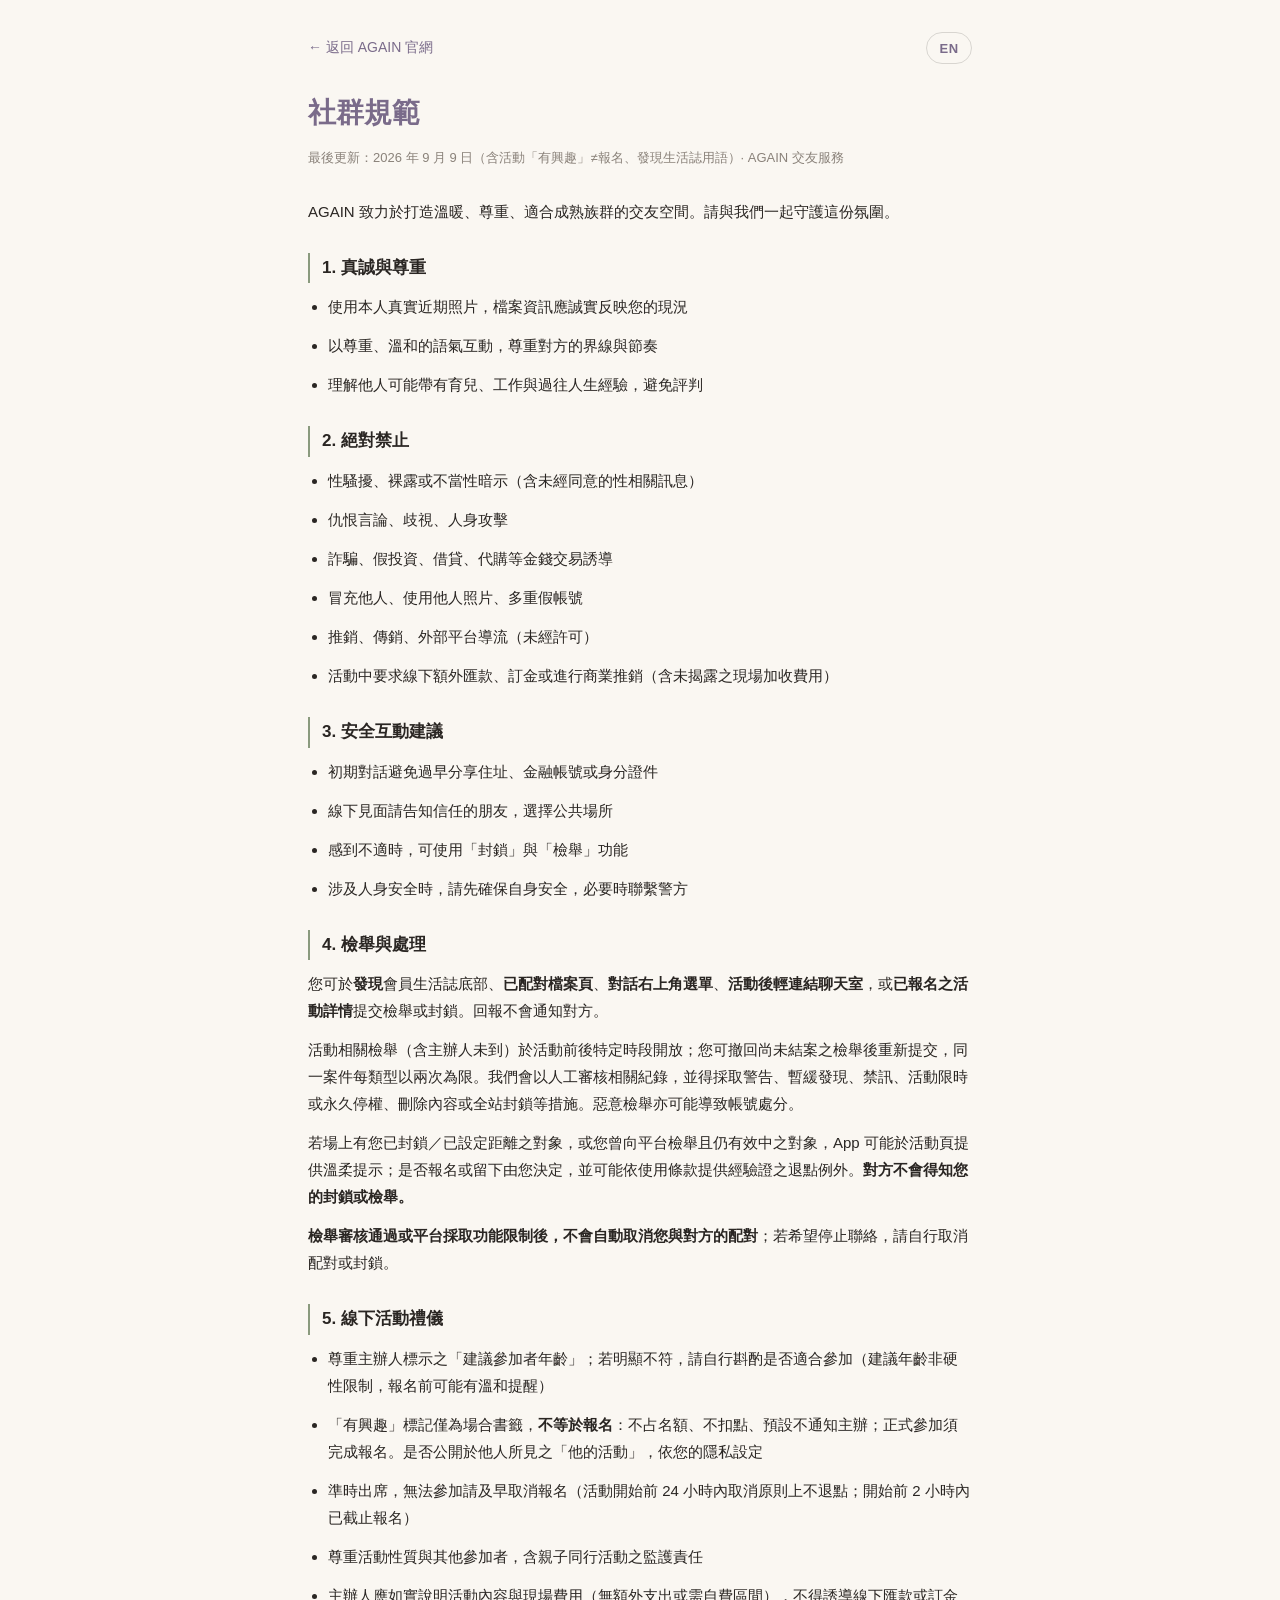
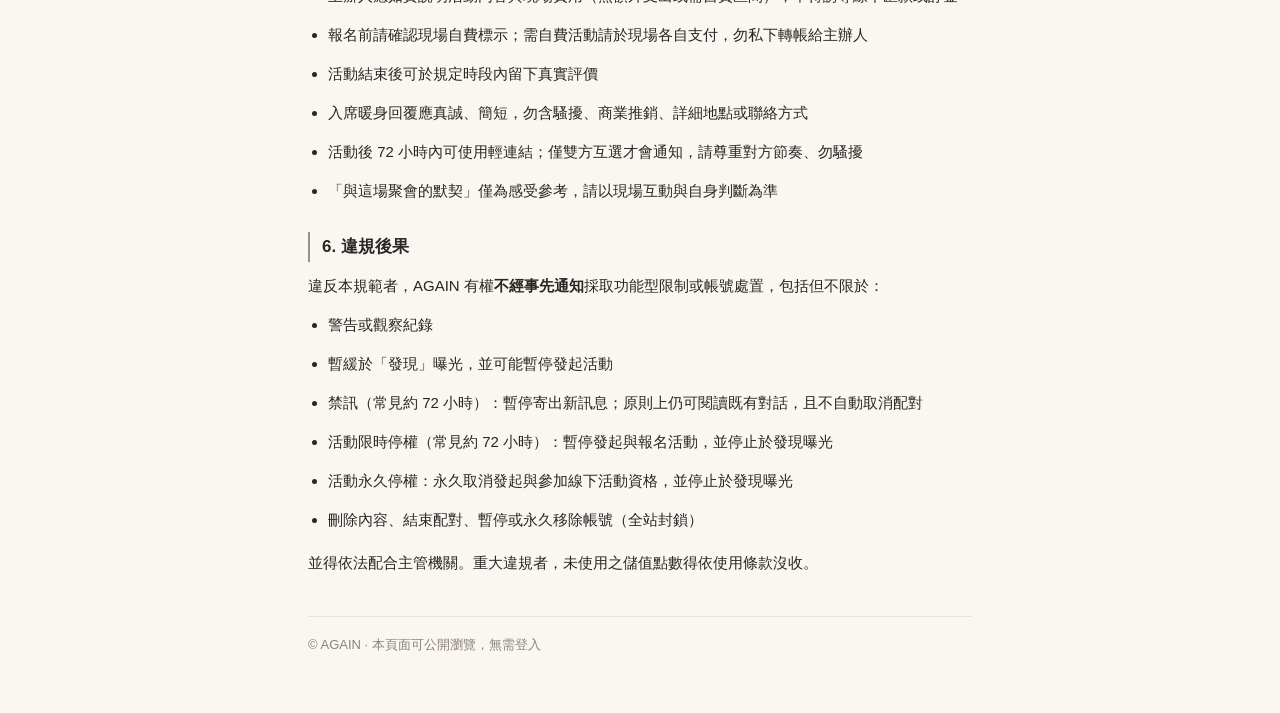
<file: community.html>
<!DOCTYPE html>
<html lang="zh-Hant">
<head>
  <meta charset="utf-8" />
  <meta name="viewport" content="width=device-width, initial-scale=1" />
  <title>AGAIN — 社群規範</title>
  <link rel="icon" href="./favicon.png?v=20260812b" type="image/png" sizes="32x32" />
  <link rel="icon" href="./assets/favicon-192.png?v=20260812b" type="image/png" sizes="192x192" />
  <link rel="apple-touch-icon" href="./assets/apple-touch-icon.png?v=20260812b" sizes="180x180" />
  <link rel="alternate" hreflang="en" href="./en/community.html" />
  <link rel="stylesheet" href="./styles.css?v=20260818legal" />
</head>
<body class="legal-page">
  <div class="legal-bar">
    <a class="back-link" href="index.html">← 返回 AGAIN 官網</a>
    <a class="lang-switch" href="./en/community.html" hreflang="en">EN</a>
  </div>
  <h1>社群規範</h1>
  <p class="updated">最後更新：2026 年 9 月 9 日（含活動「有興趣」≠報名、發現生活誌用語）· AGAIN 交友服務</p>

  <p>AGAIN 致力於打造溫暖、尊重、適合成熟族群的交友空間。請與我們一起守護這份氛圍。</p>

  <h2>1. 真誠與尊重</h2>
  <ul>
    <li>使用本人真實近期照片，檔案資訊應誠實反映您的現況</li>
    <li>以尊重、溫和的語氣互動，尊重對方的界線與節奏</li>
    <li>理解他人可能帶有育兒、工作與過往人生經驗，避免評判</li>
  </ul>

  <h2>2. 絕對禁止</h2>
  <ul>
    <li>性騷擾、裸露或不當性暗示（含未經同意的性相關訊息）</li>
    <li>仇恨言論、歧視、人身攻擊</li>
    <li>詐騙、假投資、借貸、代購等金錢交易誘導</li>
    <li>冒充他人、使用他人照片、多重假帳號</li>
    <li>推銷、傳銷、外部平台導流（未經許可）</li>
    <li>活動中要求線下額外匯款、訂金或進行商業推銷（含未揭露之現場加收費用）</li>
  </ul>

  <h2>3. 安全互動建議</h2>
  <ul>
    <li>初期對話避免過早分享住址、金融帳號或身分證件</li>
    <li>線下見面請告知信任的朋友，選擇公共場所</li>
    <li>感到不適時，可使用「封鎖」與「檢舉」功能</li>
    <li>涉及人身安全時，請先確保自身安全，必要時聯繫警方</li>
  </ul>

  <h2>4. 檢舉與處理</h2>
  <p>您可於<strong>發現</strong>會員生活誌底部、<strong>已配對檔案頁</strong>、<strong>對話右上角選單</strong>、<strong>活動後輕連結聊天室</strong>，或<strong>已報名之活動詳情</strong>提交檢舉或封鎖。回報不會通知對方。</p>
  <p>活動相關檢舉（含主辦人未到）於活動前後特定時段開放；您可撤回尚未結案之檢舉後重新提交，同一案件每類型以兩次為限。我們會以人工審核相關紀錄，並得採取警告、暫緩發現、禁訊、活動限時或永久停權、刪除內容或全站封鎖等措施。惡意檢舉亦可能導致帳號處分。</p>
  <p>若場上有您已封鎖／已設定距離之對象，或您曾向平台檢舉且仍有效中之對象，App 可能於活動頁提供溫柔提示；是否報名或留下由您決定，並可能依使用條款提供經驗證之退點例外。<strong>對方不會得知您的封鎖或檢舉。</strong></p>
  <p><strong>檢舉審核通過或平台採取功能限制後，不會自動取消您與對方的配對</strong>；若希望停止聯絡，請自行取消配對或封鎖。</p>

  <h2>5. 線下活動禮儀</h2>
  <ul>
    <li>尊重主辦人標示之「建議參加者年齡」；若明顯不符，請自行斟酌是否適合參加（建議年齡非硬性限制，報名前可能有溫和提醒）</li>
    <li>「有興趣」標記僅為場合書籤，<strong>不等於報名</strong>：不占名額、不扣點、預設不通知主辦；正式參加須完成報名。是否公開於他人所見之「他的活動」，依您的隱私設定</li>
    <li>準時出席，無法參加請及早取消報名（活動開始前 24 小時內取消原則上不退點；開始前 2 小時內已截止報名）</li>
    <li>尊重活動性質與其他參加者，含親子同行活動之監護責任</li>
    <li>主辦人應如實說明活動內容與現場費用（無額外支出或需自費區間），不得誘導線下匯款或訂金</li>
    <li>報名前請確認現場自費標示；需自費活動請於現場各自支付，勿私下轉帳給主辦人</li>
    <li>活動結束後可於規定時段內留下真實評價</li>
    <li>入席暖身回覆應真誠、簡短，勿含騷擾、商業推銷、詳細地點或聯絡方式</li>
    <li>活動後 72 小時內可使用輕連結；僅雙方互選才會通知，請尊重對方節奏、勿騷擾</li>
    <li>「與這場聚會的默契」僅為感受參考，請以現場互動與自身判斷為準</li>
  </ul>

  <h2>6. 違規後果</h2>
  <p>違反本規範者，AGAIN 有權<strong>不經事先通知</strong>採取功能型限制或帳號處置，包括但不限於：</p>
  <ul>
    <li>警告或觀察紀錄</li>
    <li>暫緩於「發現」曝光，並可能暫停發起活動</li>
    <li>禁訊（常見約 72 小時）：暫停寄出新訊息；原則上仍可閱讀既有對話，且不自動取消配對</li>
    <li>活動限時停權（常見約 72 小時）：暫停發起與報名活動，並停止於發現曝光</li>
    <li>活動永久停權：永久取消發起與參加線下活動資格，並停止於發現曝光</li>
    <li>刪除內容、結束配對、暫停或永久移除帳號（全站封鎖）</li>
  </ul>
  <p>並得依法配合主管機關。重大違規者，未使用之儲值點數得依使用條款沒收。</p>

  <footer>© AGAIN · 本頁面可公開瀏覽，無需登入</footer>
</body>
</html>
</file>
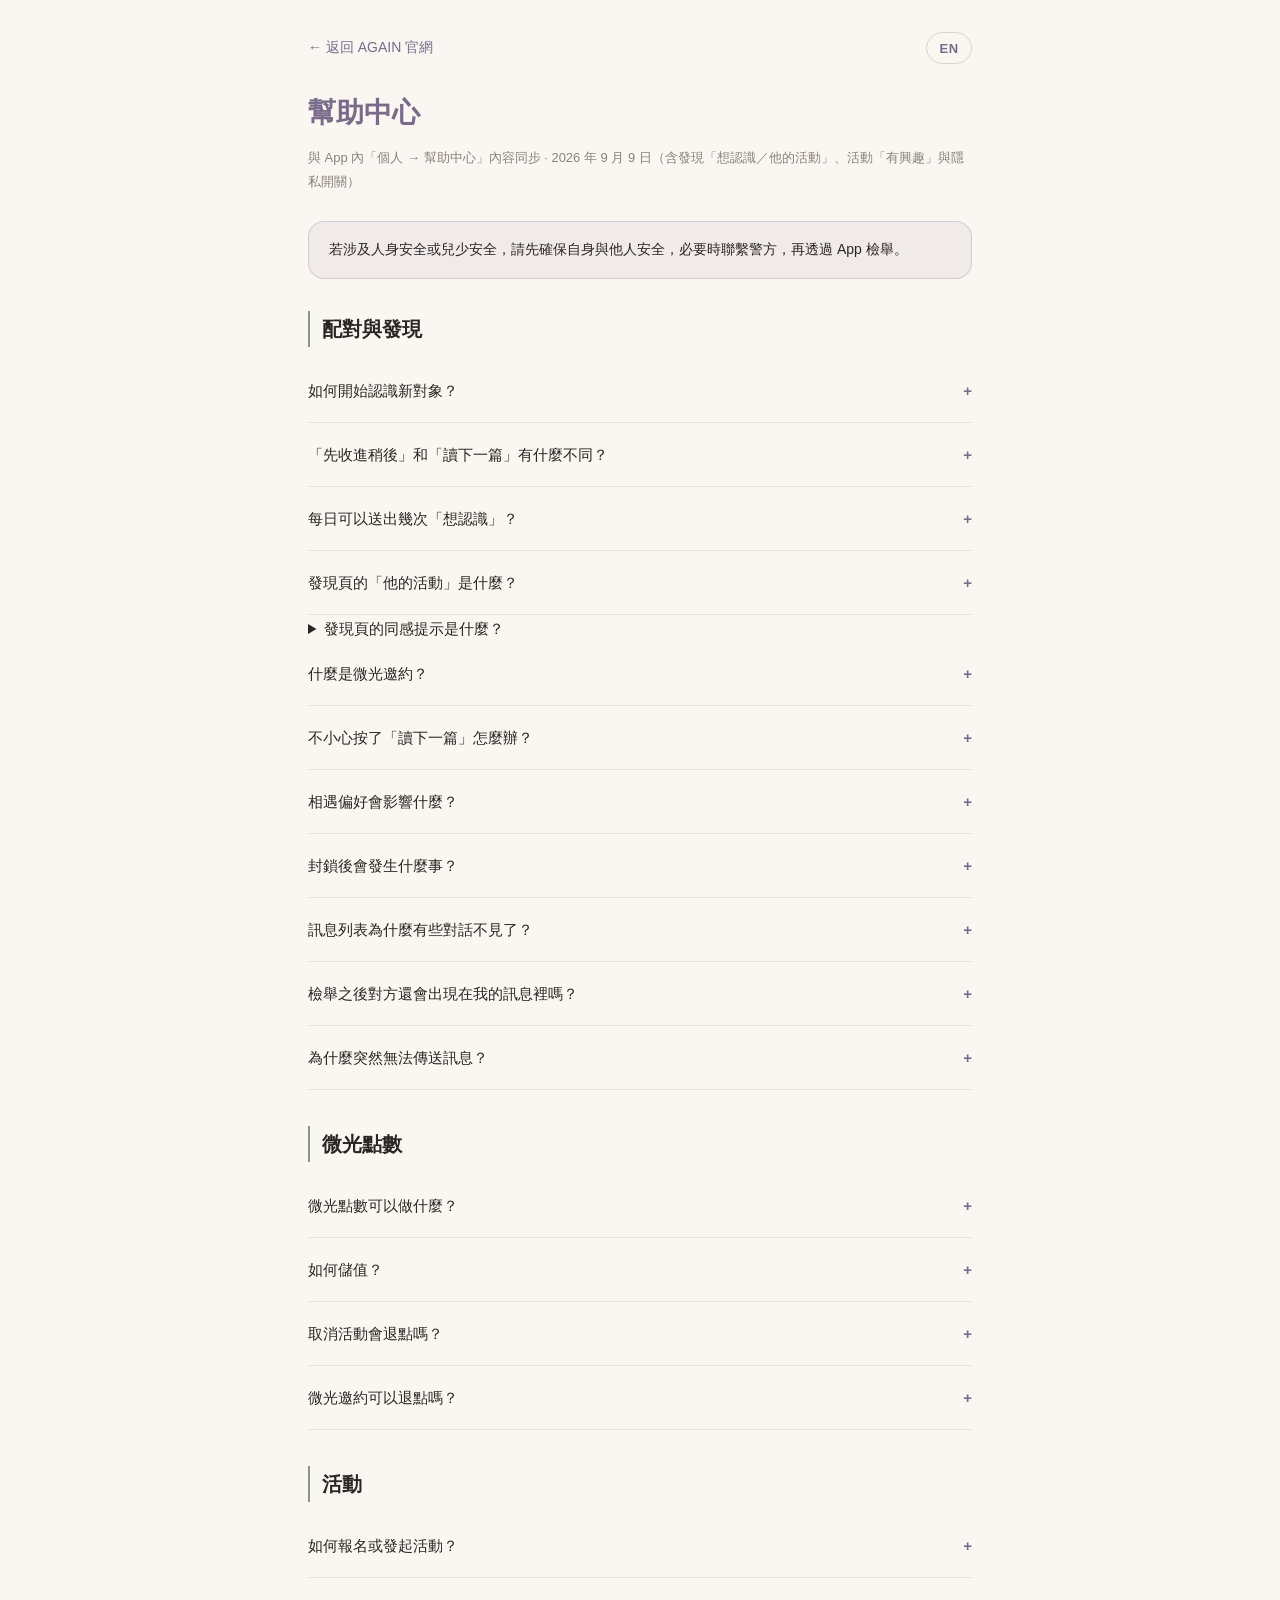
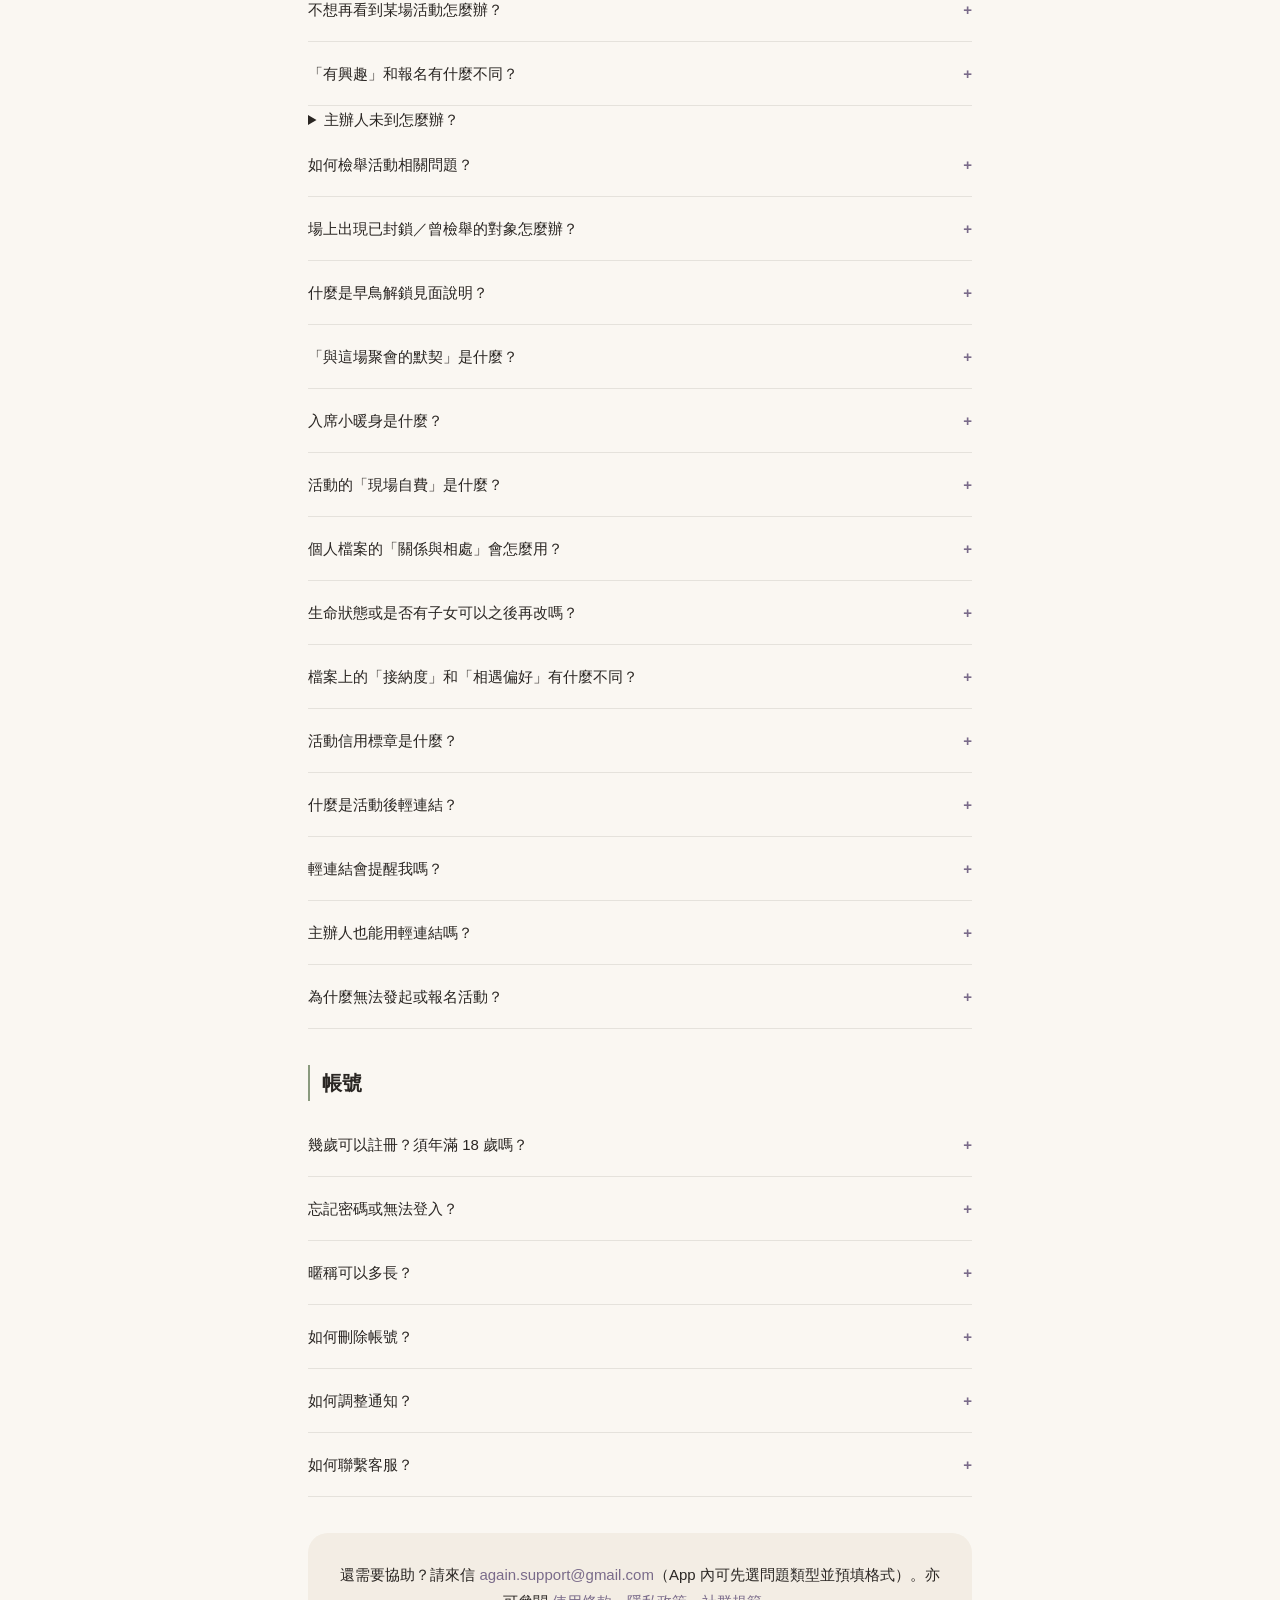
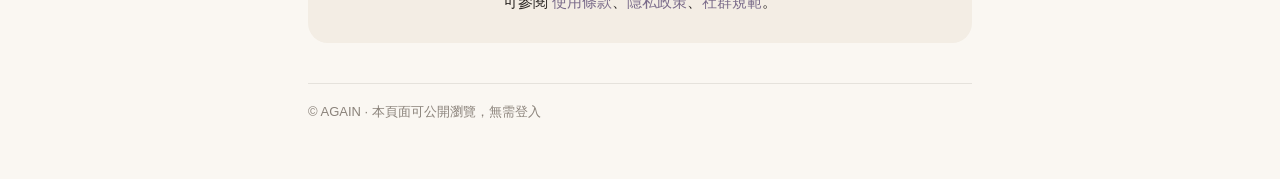
<file: help.html>
<!DOCTYPE html>
<html lang="zh-Hant">
<head>
  <meta charset="utf-8" />
  <meta name="viewport" content="width=device-width, initial-scale=1" />
  <meta name="description" content="AGAIN 幫助中心 — 配對、微光點數、活動與帳號常見問題。" />
  <title>AGAIN — 幫助中心</title>
  <link rel="icon" href="./favicon.png?v=20260812b" type="image/png" sizes="32x32" />
  <link rel="icon" href="./assets/favicon-192.png?v=20260812b" type="image/png" sizes="192x192" />
  <link rel="apple-touch-icon" href="./assets/apple-touch-icon.png?v=20260812b" sizes="180x180" />
  <link rel="alternate" hreflang="en" href="./en/help.html" />
  <link rel="stylesheet" href="./styles.css?v=20260818help" />
</head>
<body class="legal-page help-page">
  <div class="legal-bar">
    <a class="back-link" href="index.html">← 返回 AGAIN 官網</a>
    <a class="lang-switch" href="./en/help.html" hreflang="en">EN</a>
  </div>
  <h1>幫助中心</h1>
  <p class="updated">與 App 內「個人 → 幫助中心」內容同步 · 2026 年 9 月 9 日（含發現「想認識／他的活動」、活動「有興趣」與隱私開關）</p>

  <div class="help-banner" role="note">
    若涉及人身安全或兒少安全，請先確保自身與他人安全，必要時聯繫警方，再透過 App 檢舉。
  </div>

  <section class="faq-section">
    <h2>配對與發現</h2>
    <details class="faq-item">
      <summary>如何開始認識新對象？</summary>
      <p>你可以先從「活動」分頁找適合的場合報名或發起聚會。也可以在「發現」閱讀對方的生活誌：內容旁可點「想認識」留下心意；底部可「看看他的活動」通往對方相關聚會，或以「先收進稍後／讀下一篇」調整節奏。雙方互相「想認識」即配對成功，可於「訊息」開始對話。</p>
    </details>
    <details class="faq-item">
      <summary>「先收進稍後」和「讀下一篇」有什麼不同？</summary>
      <p>「先收進稍後」像書籤，不會通知對方，也不視為封鎖；約 21 天後若對方仍活躍且契合度仍高，可能再次出現在推薦中。「讀下一篇」則表示這篇生活誌先讀完、換下一位（不會再把該會員排進你的發現清單；可用「回到上一位」撤回剛略過的那一位）。</p>
    </details>
    <details class="faq-item">
      <summary>每日可以送出幾次「想認識」？</summary>
      <p>每位會員每日有 20 次免費心意（「想認識」）。額度約於當地時間清晨重置。用完後仍可繼續閱讀生活誌、查看對方活動，以及使用「讀下一篇／先收進稍後」；微光邀約不佔用這 20 次。</p>
    </details>
    <details class="faq-item">
      <summary>發現頁的「他的活動」是什麼？</summary>
      <p>在生活誌中顯示對方主辦、已報名，或（在對方允許公開時）標記「有興趣」的進行中聚會，方便你先了解場合再決定是否報名或留下心意。點進去可看活動詳情。對方可於隱私設定關閉「公開我有興趣的活動」。</p>
    </details>
    <details>
      <summary>發現頁的同感提示是什麼？</summary>
      <p>在個人生活誌第一章上方，依雙方已公開檔案（如家長相處姿態、家庭想像、生活節奏等）規則生成的一句溫柔提示，可點「看看你們的共同之處」往下閱讀。僅供參考，不是評分或保證。不會使用親權、共親等私密育兒結構資訊。</p>
    </details>
    <details class="faq-item">
      <summary>什麼是微光邀約？</summary>
      <p>在發現頁讀到接近底部時，可點「寫一句開場白」送出微光邀約（消耗 30 微光點數，附言中文最多 20 字／英文最多 40 字）。對方會在發現名單優先看見你與留言；不佔用每日 20 次免費心意。每人每日最多發送 5 次。</p>
    </details>
    <details class="faq-item">
      <summary>不小心按了「讀下一篇」怎麼辦？</summary>
      <p>換到下一個人後，右下角會出現「回到上一位」按鈕。每日第一次免費，之後每次消耗 30 點。開始閱讀並對目前這位做出決定後，撤回入口會關閉。僅限剛略過的上一位，且不適用於「先收進稍後」。</p>
    </details>
    <details class="faq-item">
      <summary>相遇偏好會影響什麼？</summary>
      <p>您可於「個人 → 相遇偏好」調整感興趣的對象條件與地區範圍，系統會據此推薦更合適的會員。</p>
    </details>
    <details class="faq-item">
      <summary>封鎖後會發生什麼事？</summary>
      <p>封鎖後對方無法再與您配對或傳送訊息，也不會出現在您的發現清單中。封鎖不會通知對方。已配對時若只要停止往來，也可選擇「取消配對」（不封鎖帳號）。</p>
    </details>
    <details class="faq-item">
      <summary>訊息列表為什麼有些對話不見了？</summary>
      <p>若雙方互選後都沒傳訊，約 7 日後系統可能結束該空配對。若已聊過但久未連絡（約 21 日），對話可能移到「許久未連絡」；任一方再傳訊就會回到主要列表。這不是刪除對話，也不是對方取消配對。詳見使用條款。</p>
    </details>
    <details class="faq-item">
      <summary>檢舉之後對方還會出現在我的訊息裡嗎？</summary>
      <p>會。檢舉交給我們審核後，不會自動取消配對。若要停止聯絡，請自行取消配對或封鎖。</p>
    </details>
    <details class="faq-item">
      <summary>為什麼突然無法傳送訊息？</summary>
      <p>若帳號因違規被「禁訊」（常見約 72 小時），系統會暫時擋下新訊息；通常仍可閱讀既有對話，也不會因此自動取消配對。若另受「社交冷卻」等限制，也可能暫時無法送出「想認識」或微光邀約。期滿或經客服處理後即恢復。詳見社群規範與使用條款。</p>
    </details>
  </section>

  <section class="faq-section">
    <h2>微光點數</h2>
    <details class="faq-item">
      <summary>微光點數可以做什麼？</summary>
      <p>用於發起或報名線下社交活動（活動誠意金）、發現頁「微光邀約」，以及撤回「讀下一篇」時的「回到上一位」（每日第一次免費，之後每次 30 點）。點數為 App 內虛擬貨幣，不可兌換現金。標記活動「有興趣」不消耗點數。</p>
    </details>
    <details class="faq-item">
      <summary>如何儲值？</summary>
      <p>登入後前往「個人 → 我的點數」或「儲值」，選擇方案並透過 App Store / Google Play 完成購買。</p>
    </details>
    <details class="faq-item">
      <summary>取消活動會退點嗎？</summary>
      <p>主辦人取消：參加者全額退還；逾 24 小時主辦微光點數可退，24 小時內主辦微光點數不退。您自行取消：逾 24 小時可退基本點數；24 小時內原則不退（防濫用）。若已提早解鎖見面說明，取消時報名點數恕不退還。同一場活動取消後再報名，再次取消原則上不退（即使仍逾 24 小時），以避免反覆佔名額、擾亂成團。若 24 小時內因他人退出導致人數少於 3 人，您自行取消可全額退還。若因場上出現您已設定距離或曾檢舉的對象而選擇退出，相關報名點數將全額退還（含早鳥解鎖費用，若適用），不受開始前 24 小時限制。活動前 24 小時未達成行門檻將流團全退；24 小時內少於 3 人亦會基於安全自動取消。詳見使用條款。</p>
    </details>
    <details class="faq-item">
      <summary>微光邀約可以退點嗎？</summary>
      <p>微光邀約一經送出即扣除點數，恕不退還。請確認留言內容後再送出。</p>
    </details>
  </section>

  <section class="faq-section">
    <h2>活動</h2>
    <details class="faq-item">
      <summary>如何報名或發起活動？</summary>
      <p>前往「活動」分頁瀏覽聚會（預設依開場時間由近到遠排序），或點選發起新活動。發起時可選平台最低 3 人成行，或自訂更高門檻。聚會時間須設在至少兩天（48 小時）後；達成行門檻後，見面說明於活動開始前 24 小時向已報名者揭曉，並顯示於活動詳情與「我的活動」。發起時請儘量寫清楚集合點與辨識方式；揭曉前都還改得了。主辦人約在揭曉前半天會收到溫和提醒。活動前 24 小時內若主辦取消，主辦微光點數恕不退還。首次參與前請閱讀並同意活動安全守則。</p>
    </details>
    <details class="faq-item">
      <summary>不想再看到某場活動怎麼辦？</summary>
      <p>於活動詳情可選「隱藏此活動」，只影響你自己的列表瀏覽，不會通知他人，也不會取消你已完成的報名。可於活動列表清除已隱藏項目。</p>
    </details>
    <details class="faq-item">
      <summary>「有興趣」和報名有什麼不同？</summary>
      <p>「有興趣」是免費書籤，不占名額、不扣點，預設也不會通知主辦；方便你稍後回來報名，並可（在你允許公開時）出現在他人看到的「他的活動」區塊。報名則需微光點數、占名額，並進入正式參加流程。可隨時取消「有興趣」標記。</p>
    </details>
    <details>
      <summary>主辦人未到怎麼辦？</summary>
      <p>活動開始後，已報名者可於活動詳情回報主辦人未到。達平台門檻後，系統可能自動退還參加者點數。</p>
    </details>
    <details class="faq-item">
      <summary>如何檢舉活動相關問題？</summary>
      <p>於已報名之活動詳情右上角提交檢舉。您可撤回尚未結案之檢舉後重新提交，每類型以兩次為限。</p>
    </details>
    <details class="faq-item">
      <summary>場上出現已封鎖／曾檢舉的對象怎麼辦？</summary>
      <p>報名或已報名後，若場上有您已設定距離（封鎖）或曾向我們檢舉且仍有效中的對象，App 可能溫柔提醒。您可改看其他場次、先留下，或選擇退出；因此退出時，相關報名點數將全額退還（含早鳥解鎖費用，若適用），不受開始前 24 小時限制。對方不會得知您的封鎖或檢舉。</p>
    </details>
    <details class="faq-item">
      <summary>什麼是早鳥解鎖見面說明？</summary>
      <p>報名後、見面說明尚未對全體揭曉前，可另付點數提早查看（費用以 App 顯示為準，現行為 29 點）。一般自行取消時，已付費解鎖相關點數原則不退；若因成行失敗、主辦取消、安全底線人數不足，或經驗證之距離／檢舉對象同場退出，則依各該規則全額退還（含早鳥費用，若適用）。</p>
    </details>
    <details class="faq-item">
      <summary>「與這場聚會的默契」是什麼？</summary>
      <p>依您與主辦人、其他報名者的檔案與活動氛圍，顯示一至兩句感受參考。僅供參考，不保證配對或出席，也不顯示人數或百分比。</p>
    </details>
    <details class="faq-item">
      <summary>入席小暖身是什麼？</summary>
      <p>主辦人可從題庫選一題入席問題；報名後您可選填簡短回覆（中文約 40 字／英文約 80 字內）。你的回覆僅自己可見；他人回覆於見面說明揭曉後才可見（與早鳥解鎖時機相同）。請勿在回覆中留下詳細地點或聯絡方式。</p>
    </details>
    <details class="faq-item">
      <summary>活動的「現場自費」是什麼？</summary>
      <p>發起人會標示這場聚會是否「無額外現場支出」（如公園散步），或「入場／餐飲等需自費」並附上預估金額區間。報名前即可看見。平台入席點數僅為媒合誠意金；主辦人不得要求額外匯款或訂金。</p>
    </details>
    <details class="faq-item">
      <summary>個人檔案的「關係與相處」會怎麼用？</summary>
      <p>用於完善檔案與活動感受提示，不會對外公開完整問卷，也不作硬性篩選。相處說明書與喜歡被問的問題可幫助破冰與推薦理由。</p>
    </details>
    <details class="faq-item">
      <summary>生命狀態或是否有子女可以之後再改嗎？</summary>
      <p>可以。於「個人 → 編輯檔案 → 教養與家庭」更新；切換有無子女時，部分題目會依你的狀態調整（例如無子女者的「若對方有孩子」題，或有子女者的育兒相關題）。</p>
    </details>
    <details class="faq-item">
      <summary>檔案上的「接納度」和「相遇偏好」有什麼不同？</summary>
      <p>檔案接納度是敘事與契合參考，不會單獨把某人從清單排除。若你希望發現頁只顯示有／無子女的對象，請在「相遇偏好」設定；註冊時預設為「不限」，之後可自行調整。</p>
    </details>
    <details class="faq-item">
      <summary>活動信用標章是什麼？</summary>
      <p>依線下聚會出席與完成紀錄顯示，例如「穩定主辦」「優質參與者」。這不是自拍或身份認證，點擊標章可看說明。</p>
    </details>
    <details class="faq-item">
      <summary>什麼是活動後輕連結？</summary>
      <p>活動結束 72 小時內，可選擇是否想再聯繫某位參與者。只有雙方都選了彼此才會通知，並開啟有訊息上限的延續對話；同意後可升格為一般契合聊天。與發現頁配對不同，且單方面選擇不會通知對方。</p>
    </details>
    <details class="faq-item">
      <summary>輕連結會提醒我嗎？</summary>
      <p>活動結束約一天後，若你尚未標記想再聯繫的對象，我們可能會溫和推播提醒（可略過）。互選成功後若尚未打招呼，約 12 小時也會再邀請一次。</p>
    </details>
    <details class="faq-item">
      <summary>主辦人也能用輕連結嗎？</summary>
      <p>可以。主辦與參加者一樣，活動結束 72 小時內可標記想延續聊得開心的對象；同樣需雙方互選才會開啟對話。</p>
    </details>
    <details class="faq-item">
      <summary>為什麼無法發起或報名活動？</summary>
      <p>若帳號被「暫緩發現」，通常不會出現在他人發現名單，也暫時無法送出「想認識」或微光；既有訊息原則上仍可用，發起或報名活動一般不受影響。若為「活動限時／永久停權」，則發起與報名皆不可。詳見活動安全守則與使用條款。</p>
    </details>
  </section>

  <section class="faq-section">
    <h2>帳號</h2>
    <details class="faq-item">
      <summary>幾歲可以註冊？須年滿 18 歲嗎？</summary>
      <p>須年滿 18 歲。引導填寫生日時系統會驗證年齡；未滿 18 歲無法完成註冊，並會回到歡迎頁。請填寫真實生日。詳見使用條款與隱私政策。</p>
    </details>
    <details class="faq-item">
      <summary>忘記密碼或無法登入？</summary>
      <p>目前請以 Google 或 Apple 帳號登入。若登入方式曾綁定電子郵件密碼，可於「個人 → 帳號與安全」寄送重設密碼信；否則請改用原本的 Google／Apple 繼續登入，或透過幫助中心來信由客服協助核對。</p>
    </details>
    <details class="faq-item">
      <summary>暱稱可以多長？</summary>
      <p>暱稱有視覺長度上限：中文最多約 8 字、英文最多約 16 字（中英混用會依寬度合計）。發現頁姓名旁會顯示年齡。</p>
    </details>
    <details class="faq-item">
      <summary>如何刪除帳號？</summary>
      <p>於「個人」頁面底部點選「註銷並移除我的資料」。此操作永久刪除檔案、配對與未使用點數，無法復原。</p>
    </details>
    <details class="faq-item">
      <summary>如何調整通知？</summary>
      <p>前往「個人 → 通知設定」，可開關配對、訊息、活動與點數等推播類型。</p>
    </details>
    <details class="faq-item">
      <summary>如何聯繫客服？</summary>
      <p>於「幫助中心」選問題類型後開啟預填郵件，或寄至 again.support@gmail.com。不同類型會帶入對應主旨與填寫提示，並可能預先帶入登入信箱、暱稱、會員編號與裝置系統，方便核對身分；請勿貼上非必要個資或他人隱私。</p>
    </details>
  </section>

  <p class="help-contact">還需要協助？請來信 <a href="mailto:again.support@gmail.com">again.support@gmail.com</a>（App 內可先選問題類型並預填格式）。亦可參閱 <a href="terms.html">使用條款</a>、<a href="privacy.html">隱私政策</a>、<a href="community.html">社群規範</a>。</p>
  <footer>© AGAIN · 本頁面可公開瀏覽，無需登入</footer>
</body>
</html>
</file>
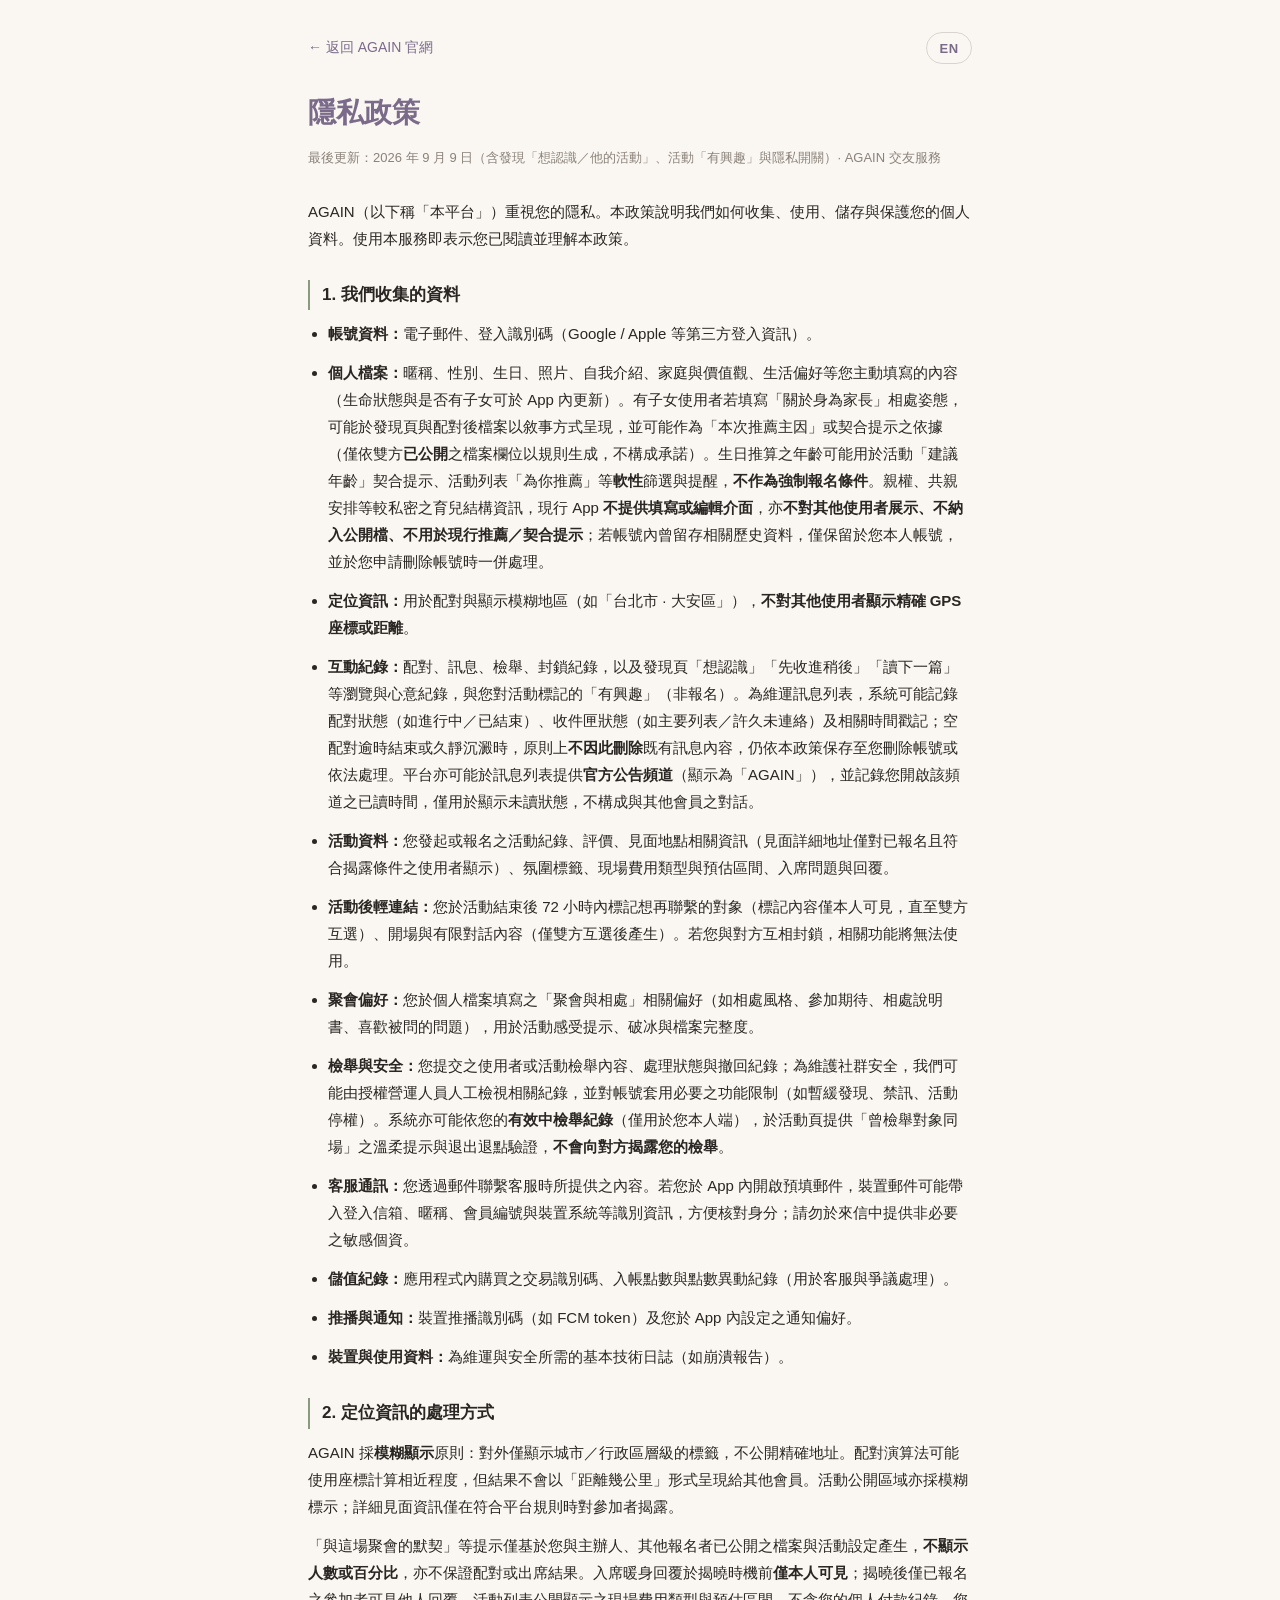
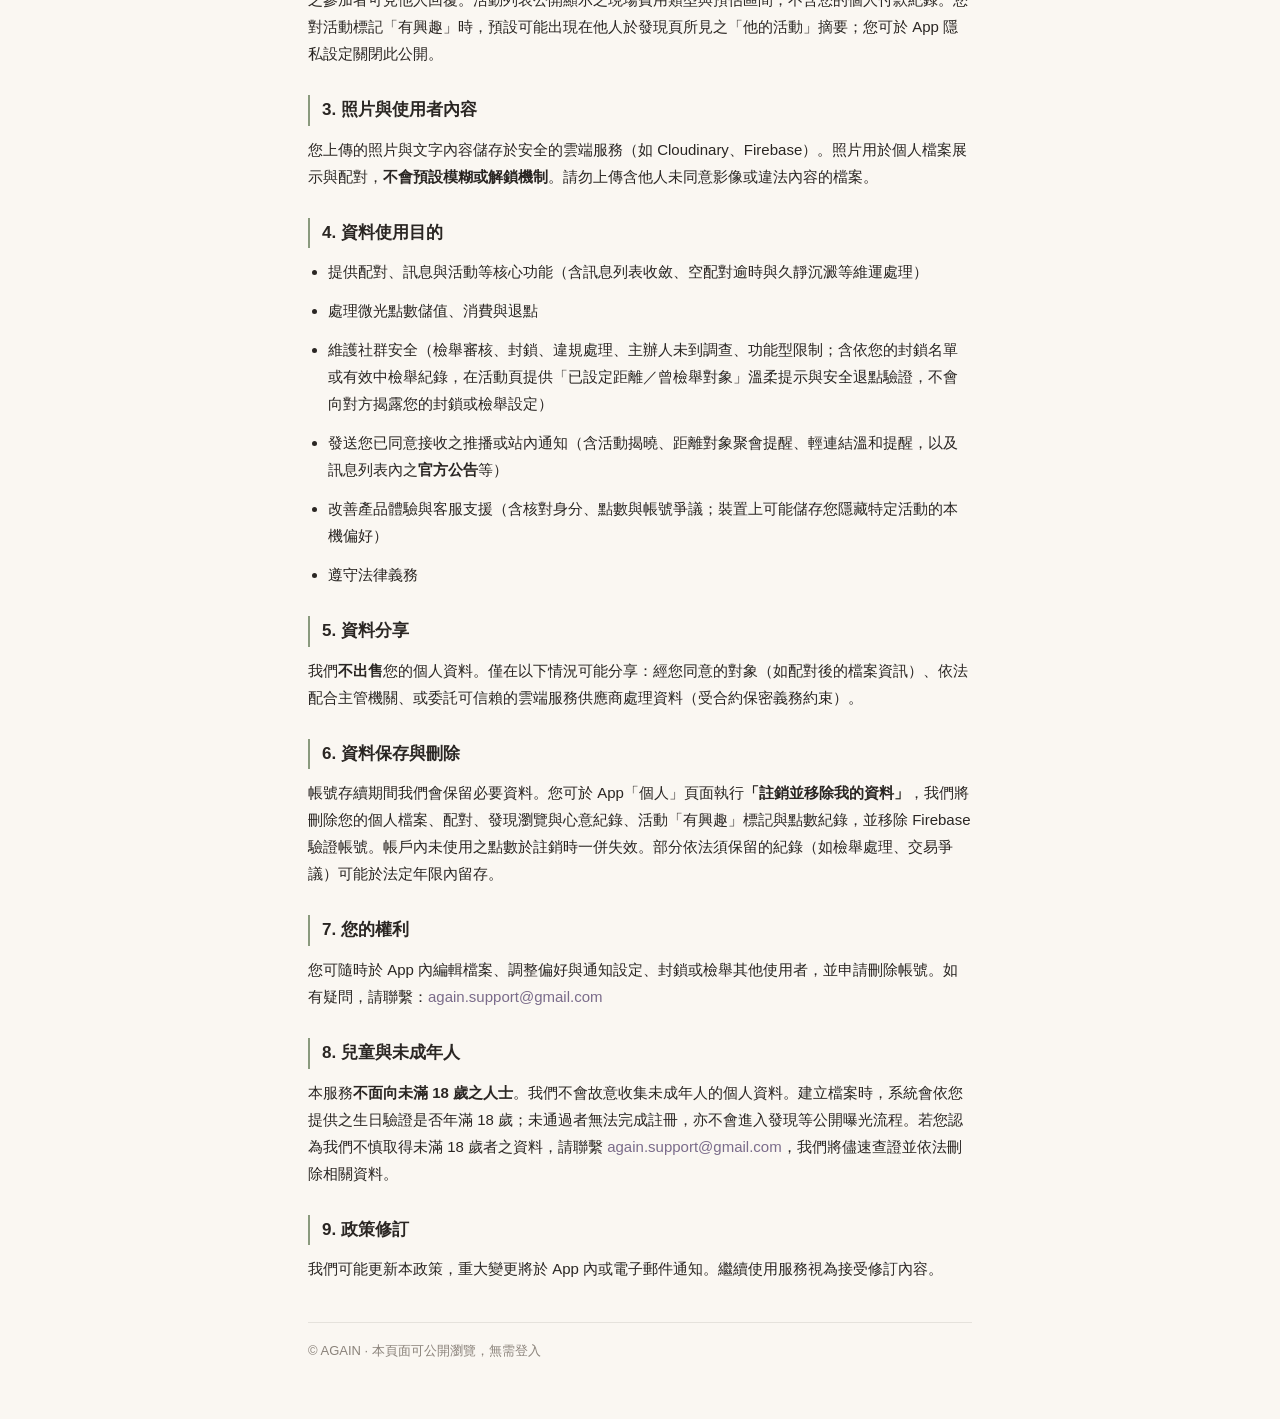
<file: privacy.html>
<!DOCTYPE html>
<html lang="zh-Hant">
<head>
  <meta charset="utf-8" />
  <meta name="viewport" content="width=device-width, initial-scale=1" />
  <title>AGAIN — 隱私政策</title>
  <link rel="icon" href="./favicon.png?v=20260812b" type="image/png" sizes="32x32" />
  <link rel="icon" href="./assets/favicon-192.png?v=20260812b" type="image/png" sizes="192x192" />
  <link rel="apple-touch-icon" href="./assets/apple-touch-icon.png?v=20260812b" sizes="180x180" />
  <link rel="alternate" hreflang="en" href="./en/privacy.html" />
  <link rel="stylesheet" href="./styles.css?v=20260818legal" />
</head>
<body class="legal-page">
  <div class="legal-bar">
    <a class="back-link" href="index.html">← 返回 AGAIN 官網</a>
    <a class="lang-switch" href="./en/privacy.html" hreflang="en">EN</a>
  </div>
  <h1>隱私政策</h1>
  <p class="updated">最後更新：2026 年 9 月 9 日（含發現「想認識／他的活動」、活動「有興趣」與隱私開關）· AGAIN 交友服務</p>

  <p>AGAIN（以下稱「本平台」）重視您的隱私。本政策說明我們如何收集、使用、儲存與保護您的個人資料。使用本服務即表示您已閱讀並理解本政策。</p>

  <h2>1. 我們收集的資料</h2>
  <ul>
    <li><strong>帳號資料：</strong>電子郵件、登入識別碼（Google / Apple 等第三方登入資訊）。</li>
    <li><strong>個人檔案：</strong>暱稱、性別、生日、照片、自我介紹、家庭與價值觀、生活偏好等您主動填寫的內容（生命狀態與是否有子女可於 App 內更新）。有子女使用者若填寫「關於身為家長」相處姿態，可能於發現頁與配對後檔案以敘事方式呈現，並可能作為「本次推薦主因」或契合提示之依據（僅依雙方<strong>已公開</strong>之檔案欄位以規則生成，不構成承諾）。生日推算之年齡可能用於活動「建議年齡」契合提示、活動列表「為你推薦」等<strong>軟性</strong>篩選與提醒，<strong>不作為強制報名條件</strong>。親權、共親安排等較私密之育兒結構資訊，現行 App <strong>不提供填寫或編輯介面</strong>，亦<strong>不對其他使用者展示、不納入公開檔、不用於現行推薦／契合提示</strong>；若帳號內曾留存相關歷史資料，僅保留於您本人帳號，並於您申請刪除帳號時一併處理。</li>
    <li><strong>定位資訊：</strong>用於配對與顯示模糊地區（如「台北市 · 大安區」），<strong>不對其他使用者顯示精確 GPS 座標或距離</strong>。</li>
    <li><strong>互動紀錄：</strong>配對、訊息、檢舉、封鎖紀錄，以及發現頁「想認識」「先收進稍後」「讀下一篇」等瀏覽與心意紀錄，與您對活動標記的「有興趣」（非報名）。為維運訊息列表，系統可能記錄配對狀態（如進行中／已結束）、收件匣狀態（如主要列表／許久未連絡）及相關時間戳記；空配對逾時結束或久靜沉澱時，原則上<strong>不因此刪除</strong>既有訊息內容，仍依本政策保存至您刪除帳號或依法處理。平台亦可能於訊息列表提供<strong>官方公告頻道</strong>（顯示為「AGAIN」），並記錄您開啟該頻道之已讀時間，僅用於顯示未讀狀態，不構成與其他會員之對話。</li>
    <li><strong>活動資料：</strong>您發起或報名之活動紀錄、評價、見面地點相關資訊（見面詳細地址僅對已報名且符合揭露條件之使用者顯示）、氛圍標籤、現場費用類型與預估區間、入席問題與回覆。</li>
    <li><strong>活動後輕連結：</strong>您於活動結束後 72 小時內標記想再聯繫的對象（標記內容僅本人可見，直至雙方互選）、開場與有限對話內容（僅雙方互選後產生）。若您與對方互相封鎖，相關功能將無法使用。</li>
    <li><strong>聚會偏好：</strong>您於個人檔案填寫之「聚會與相處」相關偏好（如相處風格、參加期待、相處說明書、喜歡被問的問題），用於活動感受提示、破冰與檔案完整度。</li>
    <li><strong>檢舉與安全：</strong>您提交之使用者或活動檢舉內容、處理狀態與撤回紀錄；為維護社群安全，我們可能由授權營運人員人工檢視相關紀錄，並對帳號套用必要之功能限制（如暫緩發現、禁訊、活動停權）。系統亦可能依您的<strong>有效中檢舉紀錄</strong>（僅用於您本人端），於活動頁提供「曾檢舉對象同場」之溫柔提示與退出退點驗證，<strong>不會向對方揭露您的檢舉</strong>。</li>
    <li><strong>客服通訊：</strong>您透過郵件聯繫客服時所提供之內容。若您於 App 內開啟預填郵件，裝置郵件可能帶入登入信箱、暱稱、會員編號與裝置系統等識別資訊，方便核對身分；請勿於來信中提供非必要之敏感個資。</li>
    <li><strong>儲值紀錄：</strong>應用程式內購買之交易識別碼、入帳點數與點數異動紀錄（用於客服與爭議處理）。</li>
    <li><strong>推播與通知：</strong>裝置推播識別碼（如 FCM token）及您於 App 內設定之通知偏好。</li>
    <li><strong>裝置與使用資料：</strong>為維運與安全所需的基本技術日誌（如崩潰報告）。</li>
  </ul>

  <h2>2. 定位資訊的處理方式</h2>
  <p>AGAIN 採<strong>模糊顯示</strong>原則：對外僅顯示城市／行政區層級的標籤，不公開精確地址。配對演算法可能使用座標計算相近程度，但結果不會以「距離幾公里」形式呈現給其他會員。活動公開區域亦採模糊標示；詳細見面資訊僅在符合平台規則時對參加者揭露。</p>
  <p>「與這場聚會的默契」等提示僅基於您與主辦人、其他報名者已公開之檔案與活動設定產生，<strong>不顯示人數或百分比</strong>，亦不保證配對或出席結果。入席暖身回覆於揭曉時機前<strong>僅本人可見</strong>；揭曉後僅已報名之參加者可見他人回覆。活動列表公開顯示之現場費用類型與預估區間，不含您的個人付款紀錄。您對活動標記「有興趣」時，預設可能出現在他人於發現頁所見之「他的活動」摘要；您可於 App 隱私設定關閉此公開。</p>

  <h2>3. 照片與使用者內容</h2>
  <p>您上傳的照片與文字內容儲存於安全的雲端服務（如 Cloudinary、Firebase）。照片用於個人檔案展示與配對，<strong>不會預設模糊或解鎖機制</strong>。請勿上傳含他人未同意影像或違法內容的檔案。</p>

  <h2>4. 資料使用目的</h2>
  <ul>
    <li>提供配對、訊息與活動等核心功能（含訊息列表收斂、空配對逾時與久靜沉澱等維運處理）</li>
    <li>處理微光點數儲值、消費與退點</li>
    <li>維護社群安全（檢舉審核、封鎖、違規處理、主辦人未到調查、功能型限制；含依您的封鎖名單或有效中檢舉紀錄，在活動頁提供「已設定距離／曾檢舉對象」溫柔提示與安全退點驗證，不會向對方揭露您的封鎖或檢舉設定）</li>
    <li>發送您已同意接收之推播或站內通知（含活動揭曉、距離對象聚會提醒、輕連結溫和提醒，以及訊息列表內之<strong>官方公告</strong>等）</li>
    <li>改善產品體驗與客服支援（含核對身分、點數與帳號爭議；裝置上可能儲存您隱藏特定活動的本機偏好）</li>
    <li>遵守法律義務</li>
  </ul>

  <h2>5. 資料分享</h2>
  <p>我們<strong>不出售</strong>您的個人資料。僅在以下情況可能分享：經您同意的對象（如配對後的檔案資訊）、依法配合主管機關、或委託可信賴的雲端服務供應商處理資料（受合約保密義務約束）。</p>

  <h2>6. 資料保存與刪除</h2>
  <p>帳號存續期間我們會保留必要資料。您可於 App「個人」頁面執行<strong>「註銷並移除我的資料」</strong>，我們將刪除您的個人檔案、配對、發現瀏覽與心意紀錄、活動「有興趣」標記與點數紀錄，並移除 Firebase 驗證帳號。帳戶內未使用之點數於註銷時一併失效。部分依法須保留的紀錄（如檢舉處理、交易爭議）可能於法定年限內留存。</p>

  <h2>7. 您的權利</h2>
  <p>您可隨時於 App 內編輯檔案、調整偏好與通知設定、封鎖或檢舉其他使用者，並申請刪除帳號。如有疑問，請聯繫：<a href="mailto:again.support@gmail.com">again.support@gmail.com</a></p>

  <h2>8. 兒童與未成年人</h2>
  <p>本服務<strong>不面向未滿 18 歲之人士</strong>。我們不會故意收集未成年人的個人資料。建立檔案時，系統會依您提供之生日驗證是否年滿 18 歲；未通過者無法完成註冊，亦不會進入發現等公開曝光流程。若您認為我們不慎取得未滿 18 歲者之資料，請聯繫 <a href="mailto:again.support@gmail.com">again.support@gmail.com</a>，我們將儘速查證並依法刪除相關資料。</p>

  <h2>9. 政策修訂</h2>
  <p>我們可能更新本政策，重大變更將於 App 內或電子郵件通知。繼續使用服務視為接受修訂內容。</p>

  <footer>© AGAIN · 本頁面可公開瀏覽，無需登入</footer>
</body>
</html>
</file>
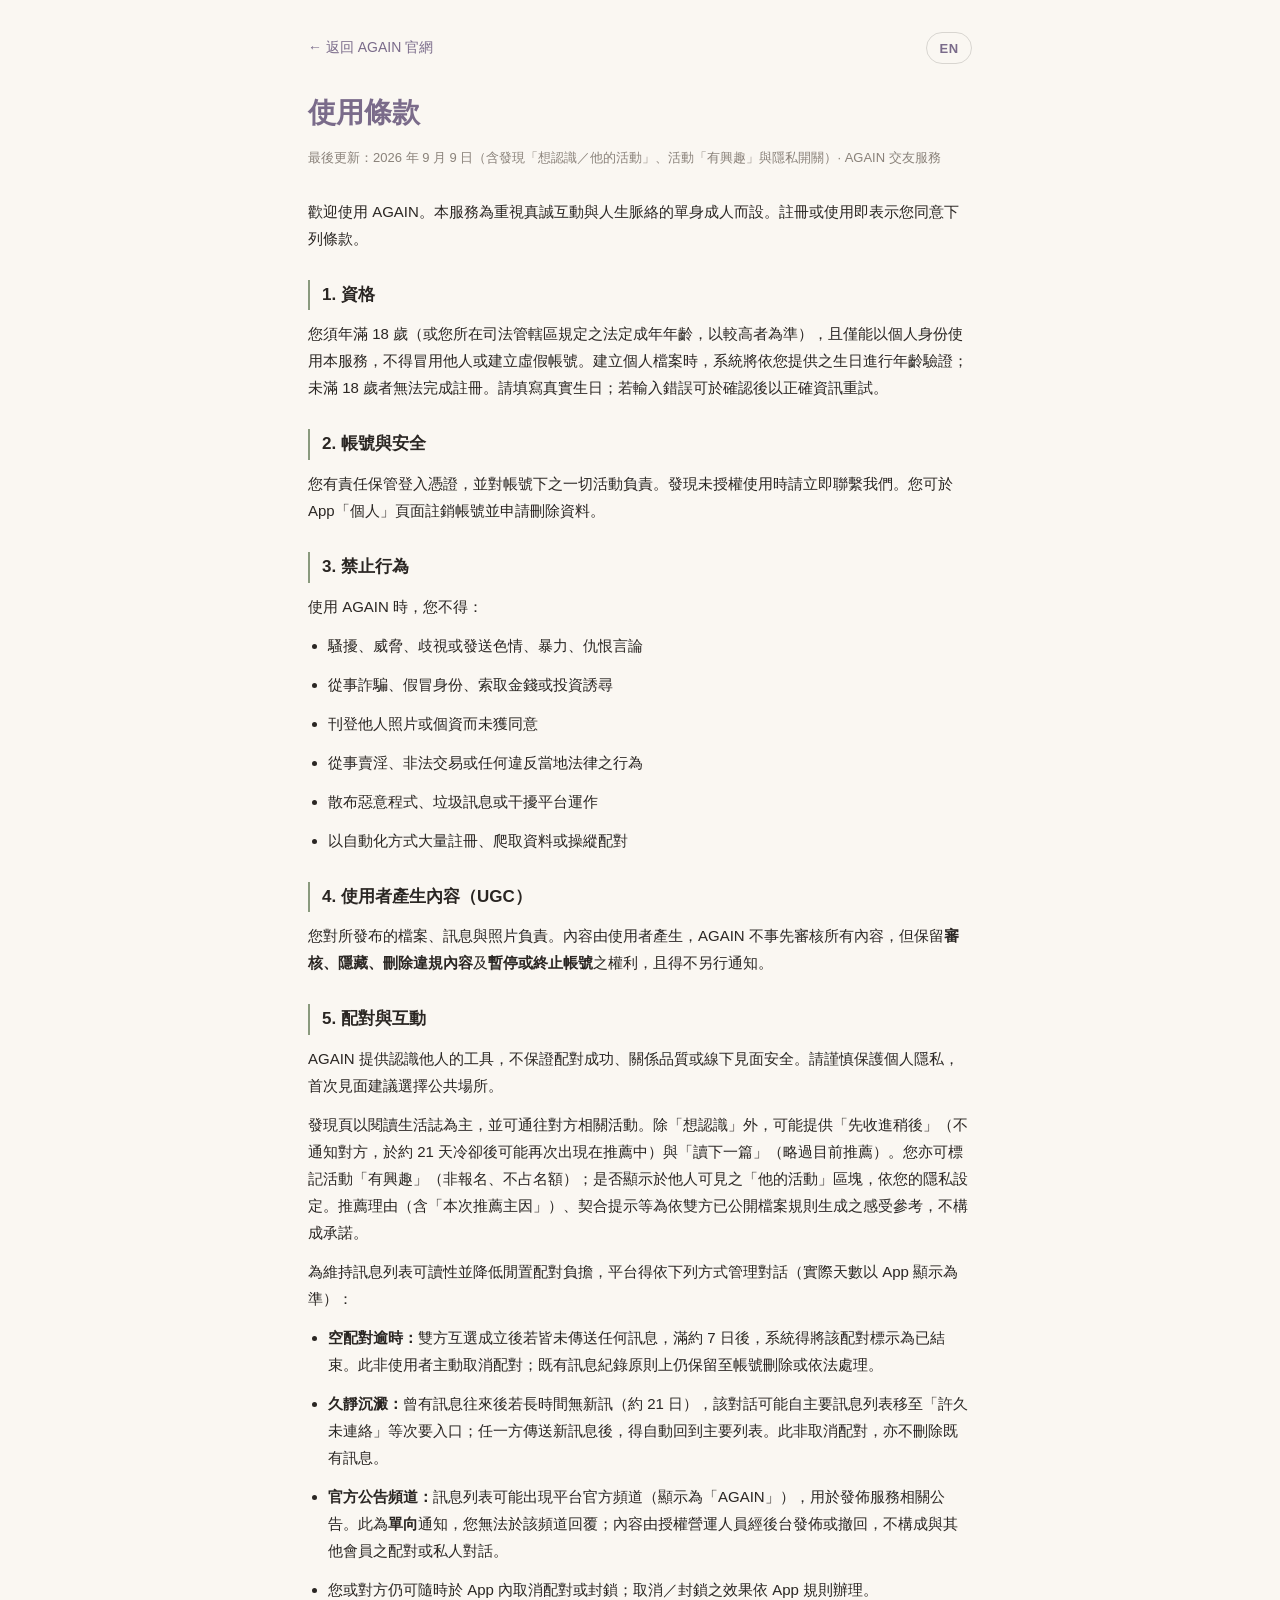
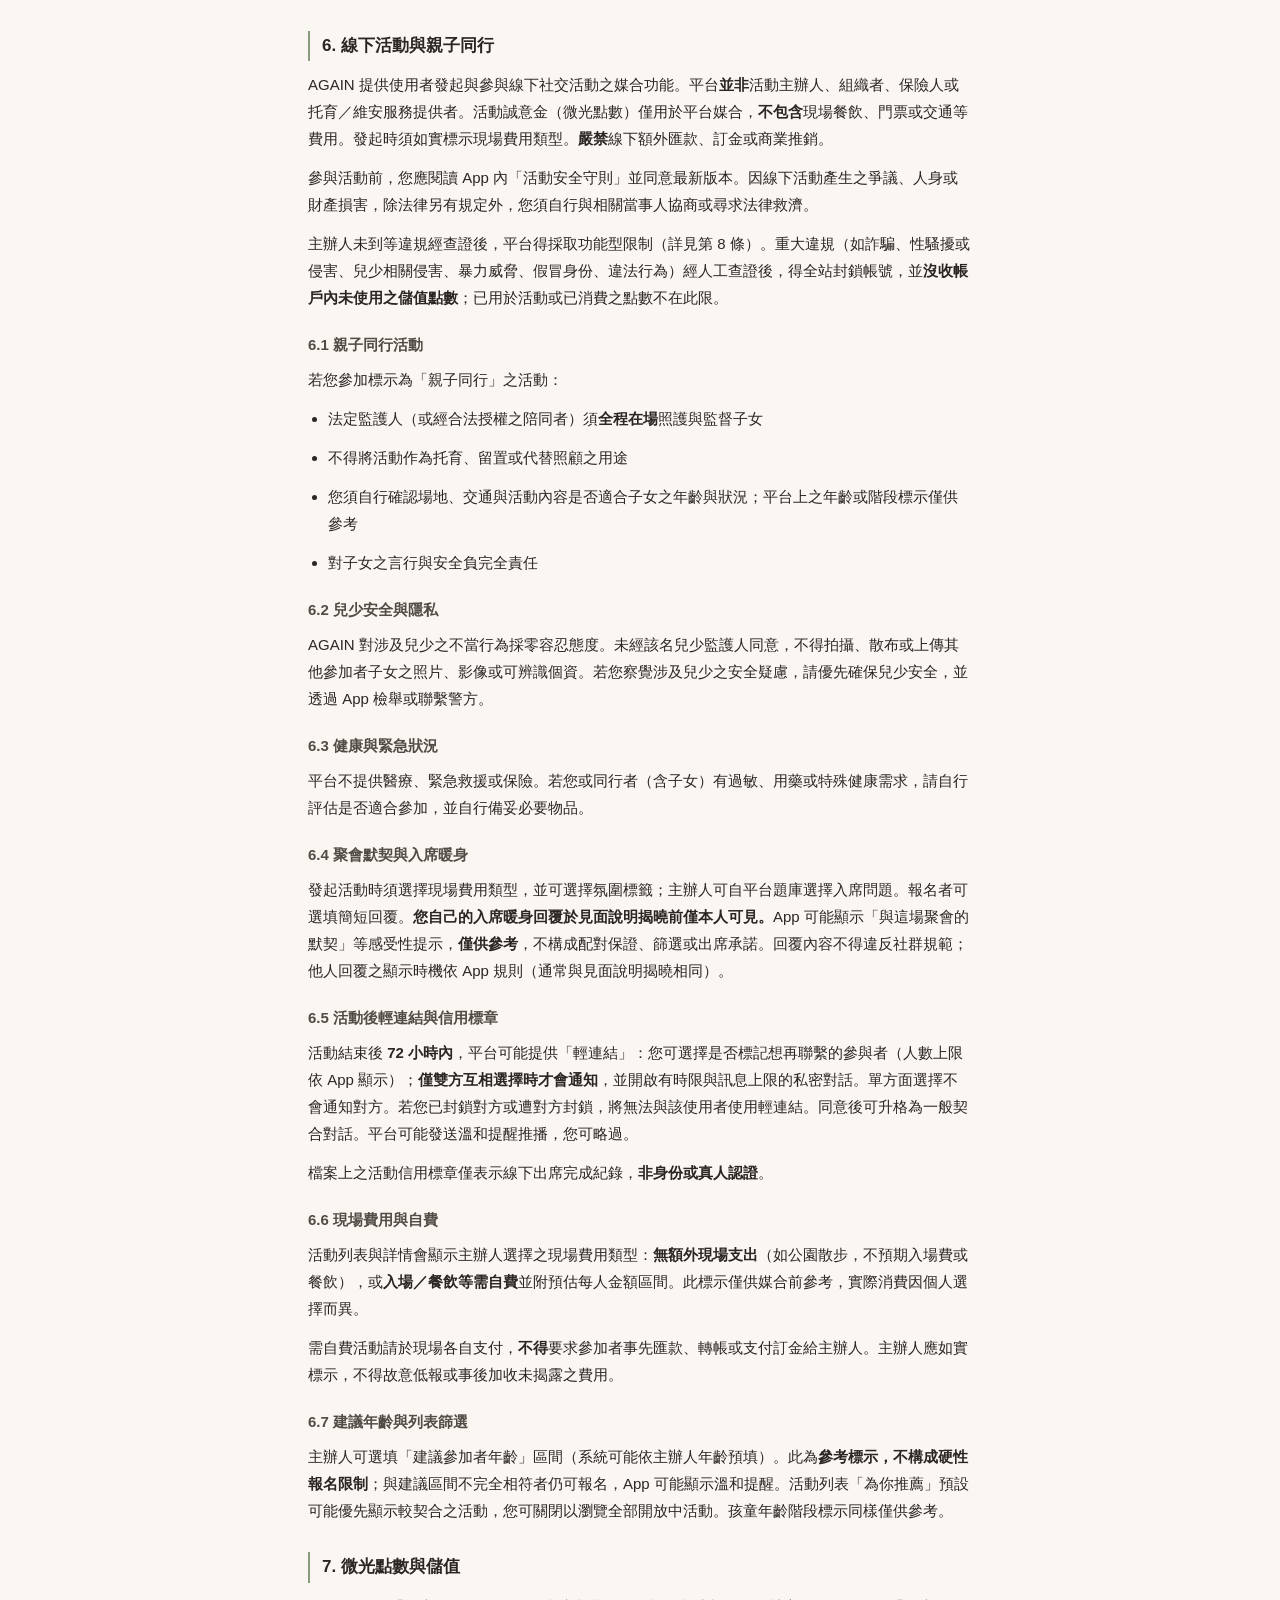
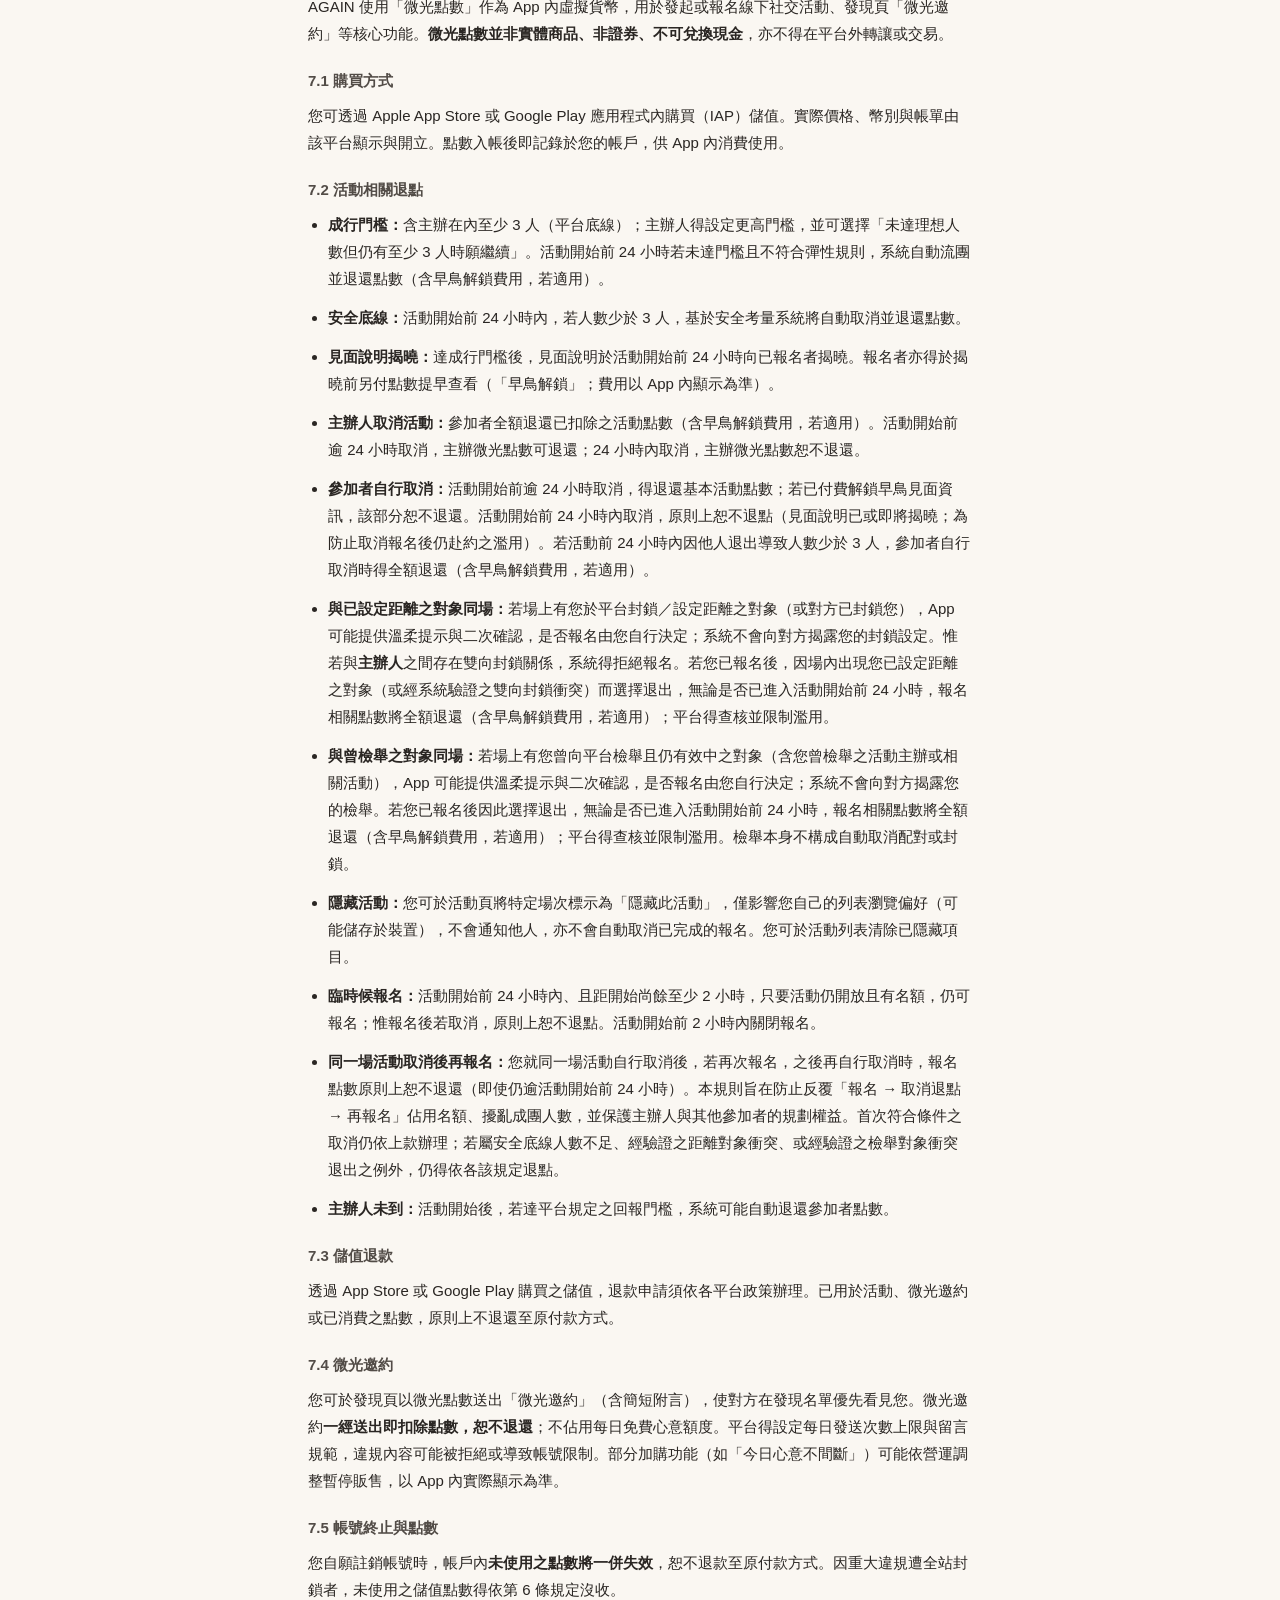
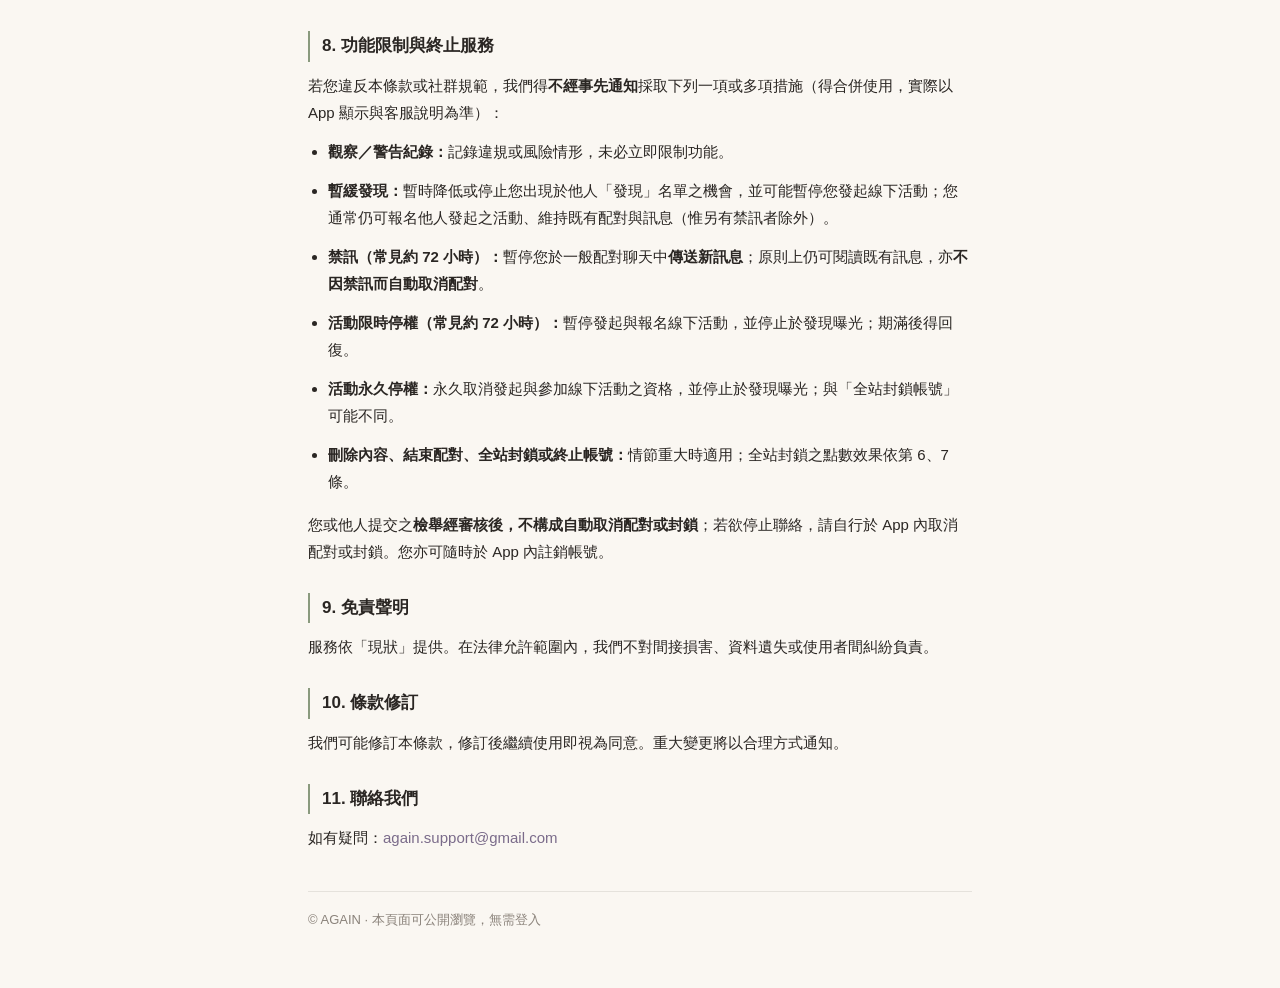
<file: terms.html>
<!DOCTYPE html>
<html lang="zh-Hant">
<head>
  <meta charset="utf-8" />
  <meta name="viewport" content="width=device-width, initial-scale=1" />
  <title>AGAIN — 使用條款</title>
  <link rel="icon" href="./favicon.png?v=20260812b" type="image/png" sizes="32x32" />
  <link rel="icon" href="./assets/favicon-192.png?v=20260812b" type="image/png" sizes="192x192" />
  <link rel="apple-touch-icon" href="./assets/apple-touch-icon.png?v=20260812b" sizes="180x180" />
  <link rel="alternate" hreflang="en" href="./en/terms.html" />
  <link rel="stylesheet" href="./styles.css?v=20260818legal" />
</head>
<body class="legal-page">
  <div class="legal-bar">
    <a class="back-link" href="index.html">← 返回 AGAIN 官網</a>
    <a class="lang-switch" href="./en/terms.html" hreflang="en">EN</a>
  </div>
  <h1>使用條款</h1>
  <p class="updated">最後更新：2026 年 9 月 9 日（含發現「想認識／他的活動」、活動「有興趣」與隱私開關）· AGAIN 交友服務</p>

  <p>歡迎使用 AGAIN。本服務為重視真誠互動與人生脈絡的單身成人而設。註冊或使用即表示您同意下列條款。</p>

  <h2>1. 資格</h2>
  <p>您須年滿 18 歲（或您所在司法管轄區規定之法定成年年齡，以較高者為準），且僅能以個人身份使用本服務，不得冒用他人或建立虛假帳號。建立個人檔案時，系統將依您提供之生日進行年齡驗證；未滿 18 歲者無法完成註冊。請填寫真實生日；若輸入錯誤可於確認後以正確資訊重試。</p>

  <h2>2. 帳號與安全</h2>
  <p>您有責任保管登入憑證，並對帳號下之一切活動負責。發現未授權使用時請立即聯繫我們。您可於 App「個人」頁面註銷帳號並申請刪除資料。</p>

  <h2>3. 禁止行為</h2>
  <p>使用 AGAIN 時，您不得：</p>
  <ul>
    <li>騷擾、威脅、歧視或發送色情、暴力、仇恨言論</li>
    <li>從事詐騙、假冒身份、索取金錢或投資誘尋</li>
    <li>刊登他人照片或個資而未獲同意</li>
    <li>從事賣淫、非法交易或任何違反當地法律之行為</li>
    <li>散布惡意程式、垃圾訊息或干擾平台運作</li>
    <li>以自動化方式大量註冊、爬取資料或操縱配對</li>
  </ul>

  <h2>4. 使用者產生內容（UGC）</h2>
  <p>您對所發布的檔案、訊息與照片負責。內容由使用者產生，AGAIN 不事先審核所有內容，但保留<strong>審核、隱藏、刪除違規內容</strong>及<strong>暫停或終止帳號</strong>之權利，且得不另行通知。</p>

  <h2>5. 配對與互動</h2>
  <p>AGAIN 提供認識他人的工具，不保證配對成功、關係品質或線下見面安全。請謹慎保護個人隱私，首次見面建議選擇公共場所。</p>
  <p>發現頁以閱讀生活誌為主，並可通往對方相關活動。除「想認識」外，可能提供「先收進稍後」（不通知對方，於約 21 天冷卻後可能再次出現在推薦中）與「讀下一篇」（略過目前推薦）。您亦可標記活動「有興趣」（非報名、不占名額）；是否顯示於他人可見之「他的活動」區塊，依您的隱私設定。推薦理由（含「本次推薦主因」）、契合提示等為依雙方已公開檔案規則生成之感受參考，不構成承諾。</p>
  <p>為維持訊息列表可讀性並降低閒置配對負擔，平台得依下列方式管理對話（實際天數以 App 顯示為準）：</p>
  <ul>
    <li><strong>空配對逾時：</strong>雙方互選成立後若皆未傳送任何訊息，滿約 7 日後，系統得將該配對標示為已結束。此非使用者主動取消配對；既有訊息紀錄原則上仍保留至帳號刪除或依法處理。</li>
    <li><strong>久靜沉澱：</strong>曾有訊息往來後若長時間無新訊（約 21 日），該對話可能自主要訊息列表移至「許久未連絡」等次要入口；任一方傳送新訊息後，得自動回到主要列表。此非取消配對，亦不刪除既有訊息。</li>
    <li><strong>官方公告頻道：</strong>訊息列表可能出現平台官方頻道（顯示為「AGAIN」），用於發佈服務相關公告。此為<strong>單向</strong>通知，您無法於該頻道回覆；內容由授權營運人員經後台發佈或撤回，不構成與其他會員之配對或私人對話。</li>
    <li>您或對方仍可隨時於 App 內取消配對或封鎖；取消／封鎖之效果依 App 規則辦理。</li>
  </ul>

  <h2>6. 線下活動與親子同行</h2>
  <p>AGAIN 提供使用者發起與參與線下社交活動之媒合功能。平台<strong>並非</strong>活動主辦人、組織者、保險人或托育／維安服務提供者。活動誠意金（微光點數）僅用於平台媒合，<strong>不包含</strong>現場餐飲、門票或交通等費用。發起時須如實標示現場費用類型。<strong>嚴禁</strong>線下額外匯款、訂金或商業推銷。</p>
  <p>參與活動前，您應閱讀 App 內「活動安全守則」並同意最新版本。因線下活動產生之爭議、人身或財產損害，除法律另有規定外，您須自行與相關當事人協商或尋求法律救濟。</p>
  <p>主辦人未到等違規經查證後，平台得採取功能型限制（詳見第 8 條）。重大違規（如詐騙、性騷擾或侵害、兒少相關侵害、暴力威脅、假冒身份、違法行為）經人工查證後，得全站封鎖帳號，並<strong>沒收帳戶內未使用之儲值點數</strong>；已用於活動或已消費之點數不在此限。</p>

  <h3>6.1 親子同行活動</h3>
  <p>若您參加標示為「親子同行」之活動：</p>
  <ul>
    <li>法定監護人（或經合法授權之陪同者）須<strong>全程在場</strong>照護與監督子女</li>
    <li>不得將活動作為托育、留置或代替照顧之用途</li>
    <li>您須自行確認場地、交通與活動內容是否適合子女之年齡與狀況；平台上之年齡或階段標示僅供參考</li>
    <li>對子女之言行與安全負完全責任</li>
  </ul>

  <h3>6.2 兒少安全與隱私</h3>
  <p>AGAIN 對涉及兒少之不當行為採零容忍態度。未經該名兒少監護人同意，不得拍攝、散布或上傳其他參加者子女之照片、影像或可辨識個資。若您察覺涉及兒少之安全疑慮，請優先確保兒少安全，並透過 App 檢舉或聯繫警方。</p>

  <h3>6.3 健康與緊急狀況</h3>
  <p>平台不提供醫療、緊急救援或保險。若您或同行者（含子女）有過敏、用藥或特殊健康需求，請自行評估是否適合參加，並自行備妥必要物品。</p>

  <h3>6.4 聚會默契與入席暖身</h3>
  <p>發起活動時須選擇現場費用類型，並可選擇氛圍標籤；主辦人可自平台題庫選擇入席問題。報名者可選填簡短回覆。<strong>您自己的入席暖身回覆於見面說明揭曉前僅本人可見。</strong>App 可能顯示「與這場聚會的默契」等感受性提示，<strong>僅供參考</strong>，不構成配對保證、篩選或出席承諾。回覆內容不得違反社群規範；他人回覆之顯示時機依 App 規則（通常與見面說明揭曉相同）。</p>

  <h3>6.5 活動後輕連結與信用標章</h3>
  <p>活動結束後 <strong>72 小時內</strong>，平台可能提供「輕連結」：您可選擇是否標記想再聯繫的參與者（人數上限依 App 顯示）；<strong>僅雙方互相選擇時才會通知</strong>，並開啟有時限與訊息上限的私密對話。單方面選擇不會通知對方。若您已封鎖對方或遭對方封鎖，將無法與該使用者使用輕連結。同意後可升格為一般契合對話。平台可能發送溫和提醒推播，您可略過。</p>
  <p>檔案上之活動信用標章僅表示線下出席完成紀錄，<strong>非身份或真人認證</strong>。</p>

  <h3>6.6 現場費用與自費</h3>
  <p>活動列表與詳情會顯示主辦人選擇之現場費用類型：<strong>無額外現場支出</strong>（如公園散步，不預期入場費或餐飲），或<strong>入場／餐飲等需自費</strong>並附預估每人金額區間。此標示僅供媒合前參考，實際消費因個人選擇而異。</p>
  <p>需自費活動請於現場各自支付，<strong>不得</strong>要求參加者事先匯款、轉帳或支付訂金給主辦人。主辦人應如實標示，不得故意低報或事後加收未揭露之費用。</p>

  <h3>6.7 建議年齡與列表篩選</h3>
  <p>主辦人可選填「建議參加者年齡」區間（系統可能依主辦人年齡預填）。此為<strong>參考標示，不構成硬性報名限制</strong>；與建議區間不完全相符者仍可報名，App 可能顯示溫和提醒。活動列表「為你推薦」預設可能優先顯示較契合之活動，您可關閉以瀏覽全部開放中活動。孩童年齡階段標示同樣僅供參考。</p>

  <h2>7. 微光點數與儲值</h2>
  <p>AGAIN 使用「微光點數」作為 App 內虛擬貨幣，用於發起或報名線下社交活動、發現頁「微光邀約」等核心功能。<strong>微光點數並非實體商品、非證券、不可兌換現金</strong>，亦不得在平台外轉讓或交易。</p>

  <h3>7.1 購買方式</h3>
  <p>您可透過 Apple App Store 或 Google Play 應用程式內購買（IAP）儲值。實際價格、幣別與帳單由該平台顯示與開立。點數入帳後即記錄於您的帳戶，供 App 內消費使用。</p>

  <h3>7.2 活動相關退點</h3>
  <ul>
    <li><strong>成行門檻：</strong>含主辦在內至少 3 人（平台底線）；主辦人得設定更高門檻，並可選擇「未達理想人數但仍有至少 3 人時願繼續」。活動開始前 24 小時若未達門檻且不符合彈性規則，系統自動流團並退還點數（含早鳥解鎖費用，若適用）。</li>
    <li><strong>安全底線：</strong>活動開始前 24 小時內，若人數少於 3 人，基於安全考量系統將自動取消並退還點數。</li>
    <li><strong>見面說明揭曉：</strong>達成行門檻後，見面說明於活動開始前 24 小時向已報名者揭曉。報名者亦得於揭曉前另付點數提早查看（「早鳥解鎖」；費用以 App 內顯示為準）。</li>
    <li><strong>主辦人取消活動：</strong>參加者全額退還已扣除之活動點數（含早鳥解鎖費用，若適用）。活動開始前逾 24 小時取消，主辦微光點數可退還；24 小時內取消，主辦微光點數恕不退還。</li>
    <li><strong>參加者自行取消：</strong>活動開始前逾 24 小時取消，得退還基本活動點數；若已付費解鎖早鳥見面資訊，該部分恕不退還。活動開始前 24 小時內取消，原則上恕不退點（見面說明已或即將揭曉；為防止取消報名後仍赴約之濫用）。若活動前 24 小時內因他人退出導致人數少於 3 人，參加者自行取消時得全額退還（含早鳥解鎖費用，若適用）。</li>
    <li><strong>與已設定距離之對象同場：</strong>若場上有您於平台封鎖／設定距離之對象（或對方已封鎖您），App 可能提供溫柔提示與二次確認，是否報名由您自行決定；系統不會向對方揭露您的封鎖設定。惟若與<strong>主辦人</strong>之間存在雙向封鎖關係，系統得拒絕報名。若您已報名後，因場內出現您已設定距離之對象（或經系統驗證之雙向封鎖衝突）而選擇退出，無論是否已進入活動開始前 24 小時，報名相關點數將全額退還（含早鳥解鎖費用，若適用）；平台得查核並限制濫用。</li>
    <li><strong>與曾檢舉之對象同場：</strong>若場上有您曾向平台檢舉且仍有效中之對象（含您曾檢舉之活動主辦或相關活動），App 可能提供溫柔提示與二次確認，是否報名由您自行決定；系統不會向對方揭露您的檢舉。若您已報名後因此選擇退出，無論是否已進入活動開始前 24 小時，報名相關點數將全額退還（含早鳥解鎖費用，若適用）；平台得查核並限制濫用。檢舉本身不構成自動取消配對或封鎖。</li>
    <li><strong>隱藏活動：</strong>您可於活動頁將特定場次標示為「隱藏此活動」，僅影響您自己的列表瀏覽偏好（可能儲存於裝置），不會通知他人，亦不會自動取消已完成的報名。您可於活動列表清除已隱藏項目。</li>
    <li><strong>臨時候報名：</strong>活動開始前 24 小時內、且距開始尚餘至少 2 小時，只要活動仍開放且有名額，仍可報名；惟報名後若取消，原則上恕不退點。活動開始前 2 小時內關閉報名。</li>
    <li><strong>同一場活動取消後再報名：</strong>您就同一場活動自行取消後，若再次報名，之後再自行取消時，報名點數原則上恕不退還（即使仍逾活動開始前 24 小時）。本規則旨在防止反覆「報名 → 取消退點 → 再報名」佔用名額、擾亂成團人數，並保護主辦人與其他參加者的規劃權益。首次符合條件之取消仍依上款辦理；若屬安全底線人數不足、經驗證之距離對象衝突、或經驗證之檢舉對象衝突退出之例外，仍得依各該規定退點。</li>
    <li><strong>主辦人未到：</strong>活動開始後，若達平台規定之回報門檻，系統可能自動退還參加者點數。</li>
  </ul>

  <h3>7.3 儲值退款</h3>
  <p>透過 App Store 或 Google Play 購買之儲值，退款申請須依各平台政策辦理。已用於活動、微光邀約或已消費之點數，原則上不退還至原付款方式。</p>

  <h3>7.4 微光邀約</h3>
  <p>您可於發現頁以微光點數送出「微光邀約」（含簡短附言），使對方在發現名單優先看見您。微光邀約<strong>一經送出即扣除點數，恕不退還</strong>；不佔用每日免費心意額度。平台得設定每日發送次數上限與留言規範，違規內容可能被拒絕或導致帳號限制。部分加購功能（如「今日心意不間斷」）可能依營運調整暫停販售，以 App 內實際顯示為準。</p>

  <h3>7.5 帳號終止與點數</h3>
  <p>您自願註銷帳號時，帳戶內<strong>未使用之點數將一併失效</strong>，恕不退款至原付款方式。因重大違規遭全站封鎖者，未使用之儲值點數得依第 6 條規定沒收。</p>

  <h2>8. 功能限制與終止服務</h2>
  <p>若您違反本條款或社群規範，我們得<strong>不經事先通知</strong>採取下列一項或多項措施（得合併使用，實際以 App 顯示與客服說明為準）：</p>
  <ul>
    <li><strong>觀察／警告紀錄：</strong>記錄違規或風險情形，未必立即限制功能。</li>
    <li><strong>暫緩發現：</strong>暫時降低或停止您出現於他人「發現」名單之機會，並可能暫停您發起線下活動；您通常仍可報名他人發起之活動、維持既有配對與訊息（惟另有禁訊者除外）。</li>
    <li><strong>禁訊（常見約 72 小時）：</strong>暫停您於一般配對聊天中<strong>傳送新訊息</strong>；原則上仍可閱讀既有訊息，亦<strong>不因禁訊而自動取消配對</strong>。</li>
    <li><strong>活動限時停權（常見約 72 小時）：</strong>暫停發起與報名線下活動，並停止於發現曝光；期滿後得回復。</li>
    <li><strong>活動永久停權：</strong>永久取消發起與參加線下活動之資格，並停止於發現曝光；與「全站封鎖帳號」可能不同。</li>
    <li><strong>刪除內容、結束配對、全站封鎖或終止帳號：</strong>情節重大時適用；全站封鎖之點數效果依第 6、7 條。</li>
  </ul>
  <p>您或他人提交之<strong>檢舉經審核後，不構成自動取消配對或封鎖</strong>；若欲停止聯絡，請自行於 App 內取消配對或封鎖。您亦可隨時於 App 內註銷帳號。</p>

  <h2>9. 免責聲明</h2>
  <p>服務依「現狀」提供。在法律允許範圍內，我們不對間接損害、資料遺失或使用者間糾紛負責。</p>

  <h2>10. 條款修訂</h2>
  <p>我們可能修訂本條款，修訂後繼續使用即視為同意。重大變更將以合理方式通知。</p>

  <h2>11. 聯絡我們</h2>
  <p>如有疑問：<a href="mailto:again.support@gmail.com">again.support@gmail.com</a></p>

  <footer>© AGAIN · 本頁面可公開瀏覽，無需登入</footer>
</body>
</html>
</file>
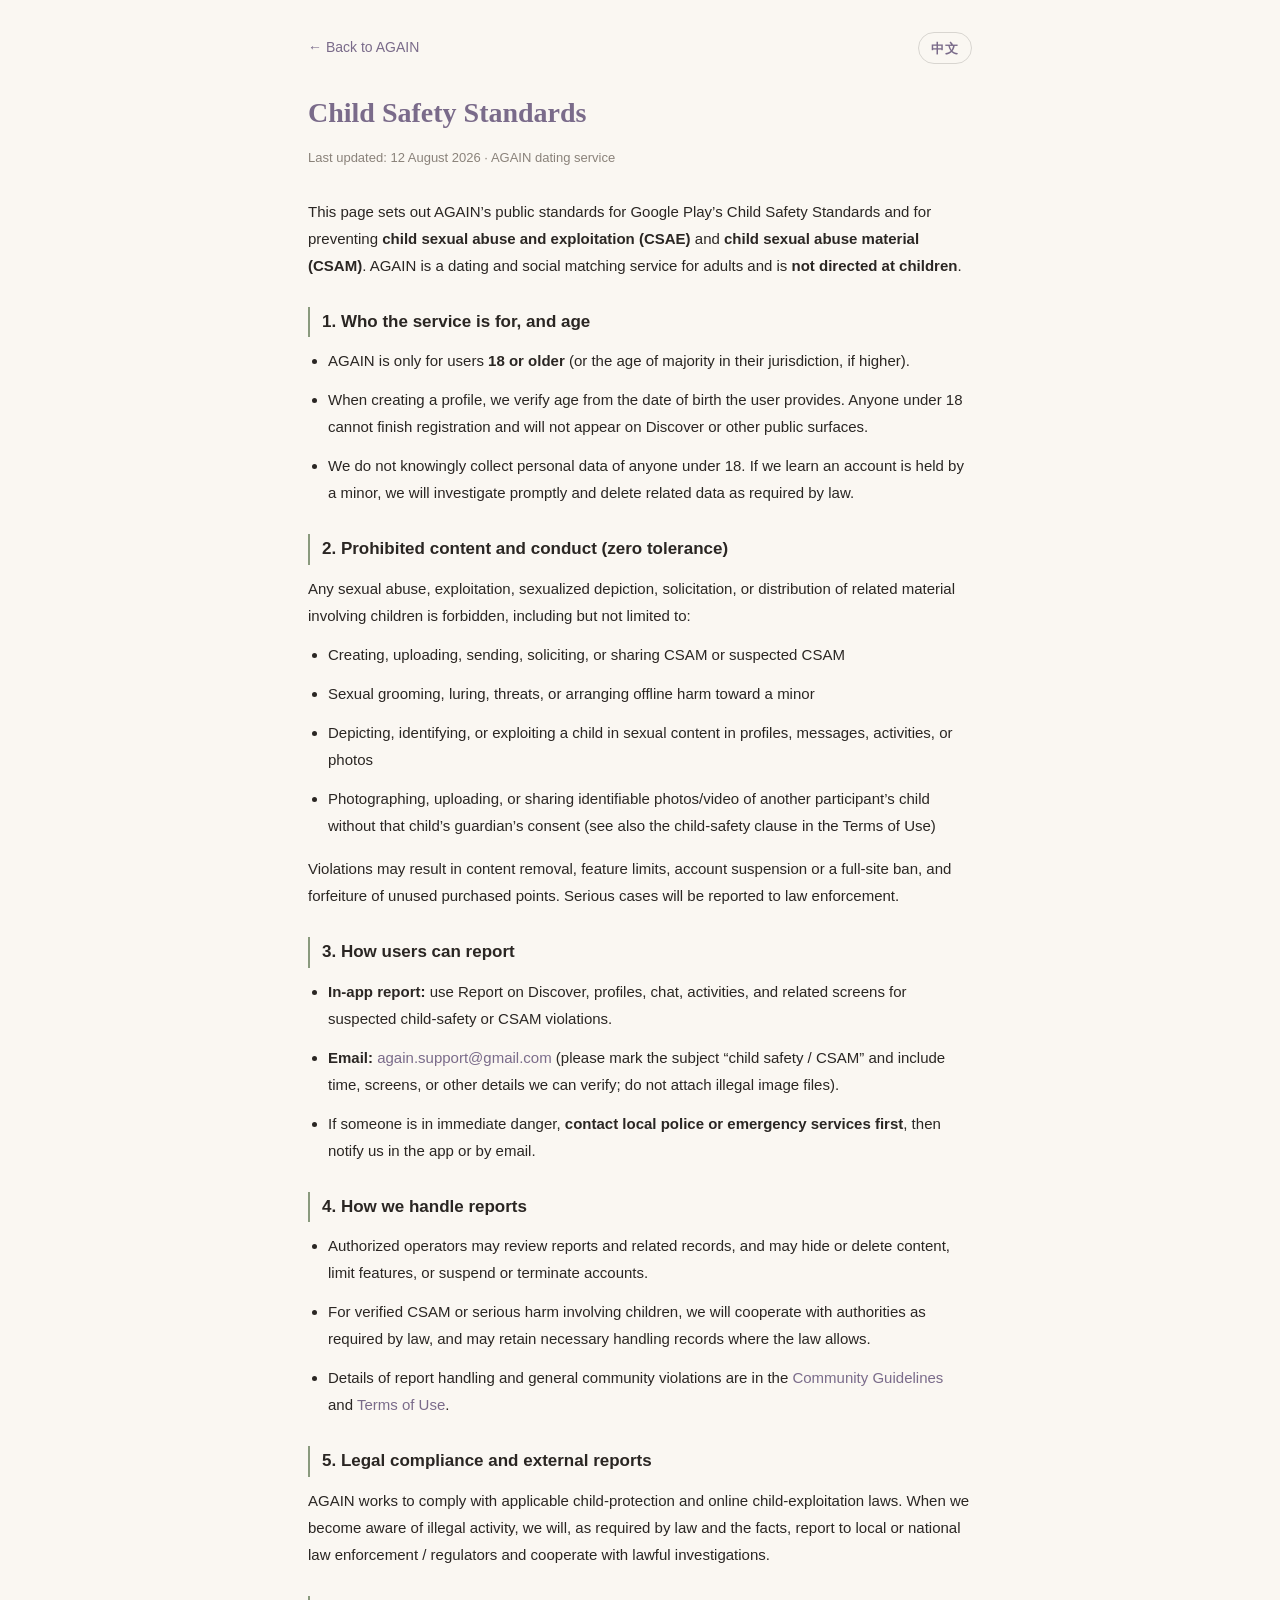
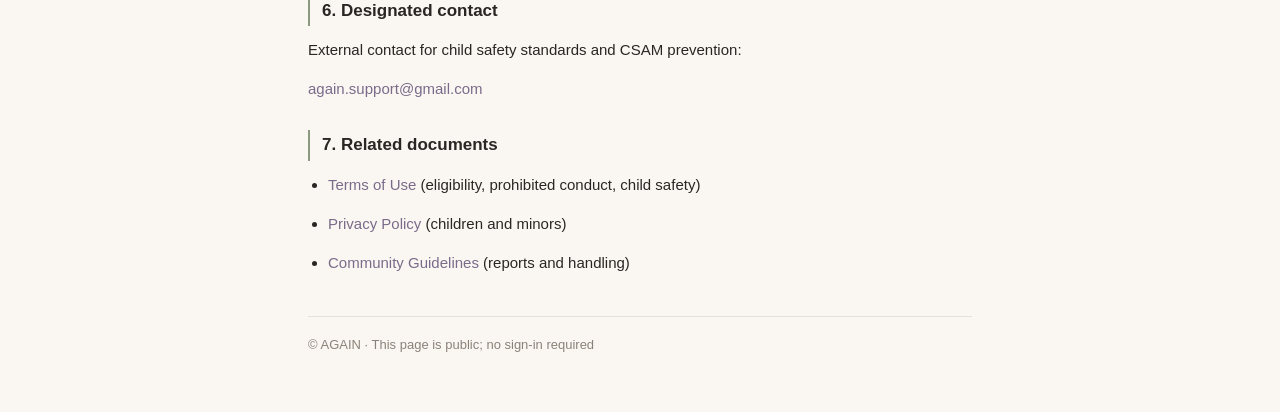
<file: en/child-safety.html>
<!DOCTYPE html>
<html lang="en">
<head>
  <meta charset="utf-8" />
  <meta name="viewport" content="width=device-width, initial-scale=1" />
  <title>AGAIN — Child Safety Standards (CSAE)</title>
  <link rel="icon" href="../favicon.png?v=20260812b" type="image/png" sizes="32x32" />
  <link rel="icon" href="../assets/favicon-192.png?v=20260812b" type="image/png" sizes="192x192" />
  <link rel="apple-touch-icon" href="../assets/apple-touch-icon.png?v=20260812b" sizes="180x180" />
  <meta name="description" content="AGAIN public standards and reporting for preventing child sexual abuse and exploitation (CSAE / CSAM)." />
  <link rel="alternate" hreflang="zh-Hant" href="../child-safety.html" />
  <link rel="stylesheet" href="../styles.css?v=20260818legal" />
</head>
<body class="legal-page">
  <div class="legal-bar">
    <a class="back-link" href="index.html">← Back to AGAIN</a>
    <a class="lang-switch" href="../child-safety.html" hreflang="zh-Hant">中文</a>
  </div>
  <h1>Child Safety Standards</h1>
  <p class="updated">Last updated: 12 August 2026 · AGAIN dating service</p>

  <p>This page sets out AGAIN’s public standards for Google Play’s Child Safety Standards and for preventing <strong>child sexual abuse and exploitation (CSAE)</strong> and <strong>child sexual abuse material (CSAM)</strong>. AGAIN is a dating and social matching service for adults and is <strong>not directed at children</strong>.</p>

  <h2>1. Who the service is for, and age</h2>
  <ul>
    <li>AGAIN is only for users <strong>18 or older</strong> (or the age of majority in their jurisdiction, if higher).</li>
    <li>When creating a profile, we verify age from the date of birth the user provides. Anyone under 18 cannot finish registration and will not appear on Discover or other public surfaces.</li>
    <li>We do not knowingly collect personal data of anyone under 18. If we learn an account is held by a minor, we will investigate promptly and delete related data as required by law.</li>
  </ul>

  <h2>2. Prohibited content and conduct (zero tolerance)</h2>
  <p>Any sexual abuse, exploitation, sexualized depiction, solicitation, or distribution of related material involving children is forbidden, including but not limited to:</p>
  <ul>
    <li>Creating, uploading, sending, soliciting, or sharing CSAM or suspected CSAM</li>
    <li>Sexual grooming, luring, threats, or arranging offline harm toward a minor</li>
    <li>Depicting, identifying, or exploiting a child in sexual content in profiles, messages, activities, or photos</li>
    <li>Photographing, uploading, or sharing identifiable photos/video of another participant’s child without that child’s guardian’s consent (see also the child-safety clause in the Terms of Use)</li>
  </ul>
  <p>Violations may result in content removal, feature limits, account suspension or a full-site ban, and forfeiture of unused purchased points. Serious cases will be reported to law enforcement.</p>

  <h2>3. How users can report</h2>
  <ul>
    <li><strong>In-app report:</strong> use Report on Discover, profiles, chat, activities, and related screens for suspected child-safety or CSAM violations.</li>
    <li><strong>Email:</strong> <a href="mailto:again.support@gmail.com">again.support@gmail.com</a> (please mark the subject “child safety / CSAM” and include time, screens, or other details we can verify; do not attach illegal image files).</li>
    <li>If someone is in immediate danger, <strong>contact local police or emergency services first</strong>, then notify us in the app or by email.</li>
  </ul>

  <h2>4. How we handle reports</h2>
  <ul>
    <li>Authorized operators may review reports and related records, and may hide or delete content, limit features, or suspend or terminate accounts.</li>
    <li>For verified CSAM or serious harm involving children, we will cooperate with authorities as required by law, and may retain necessary handling records where the law allows.</li>
    <li>Details of report handling and general community violations are in the <a href="community.html">Community Guidelines</a> and <a href="terms.html">Terms of Use</a>.</li>
  </ul>

  <h2>5. Legal compliance and external reports</h2>
  <p>AGAIN works to comply with applicable child-protection and online child-exploitation laws. When we become aware of illegal activity, we will, as required by law and the facts, report to local or national law enforcement / regulators and cooperate with lawful investigations.</p>

  <h2>6. Designated contact</h2>
  <p>External contact for child safety standards and CSAM prevention:</p>
  <p><a href="mailto:again.support@gmail.com">again.support@gmail.com</a></p>

  <h2>7. Related documents</h2>
  <ul>
    <li><a href="terms.html">Terms of Use</a> (eligibility, prohibited conduct, child safety)</li>
    <li><a href="privacy.html">Privacy Policy</a> (children and minors)</li>
    <li><a href="community.html">Community Guidelines</a> (reports and handling)</li>
  </ul>

  <footer>© AGAIN · This page is public; no sign-in required</footer>
</body>
</html>
</file>
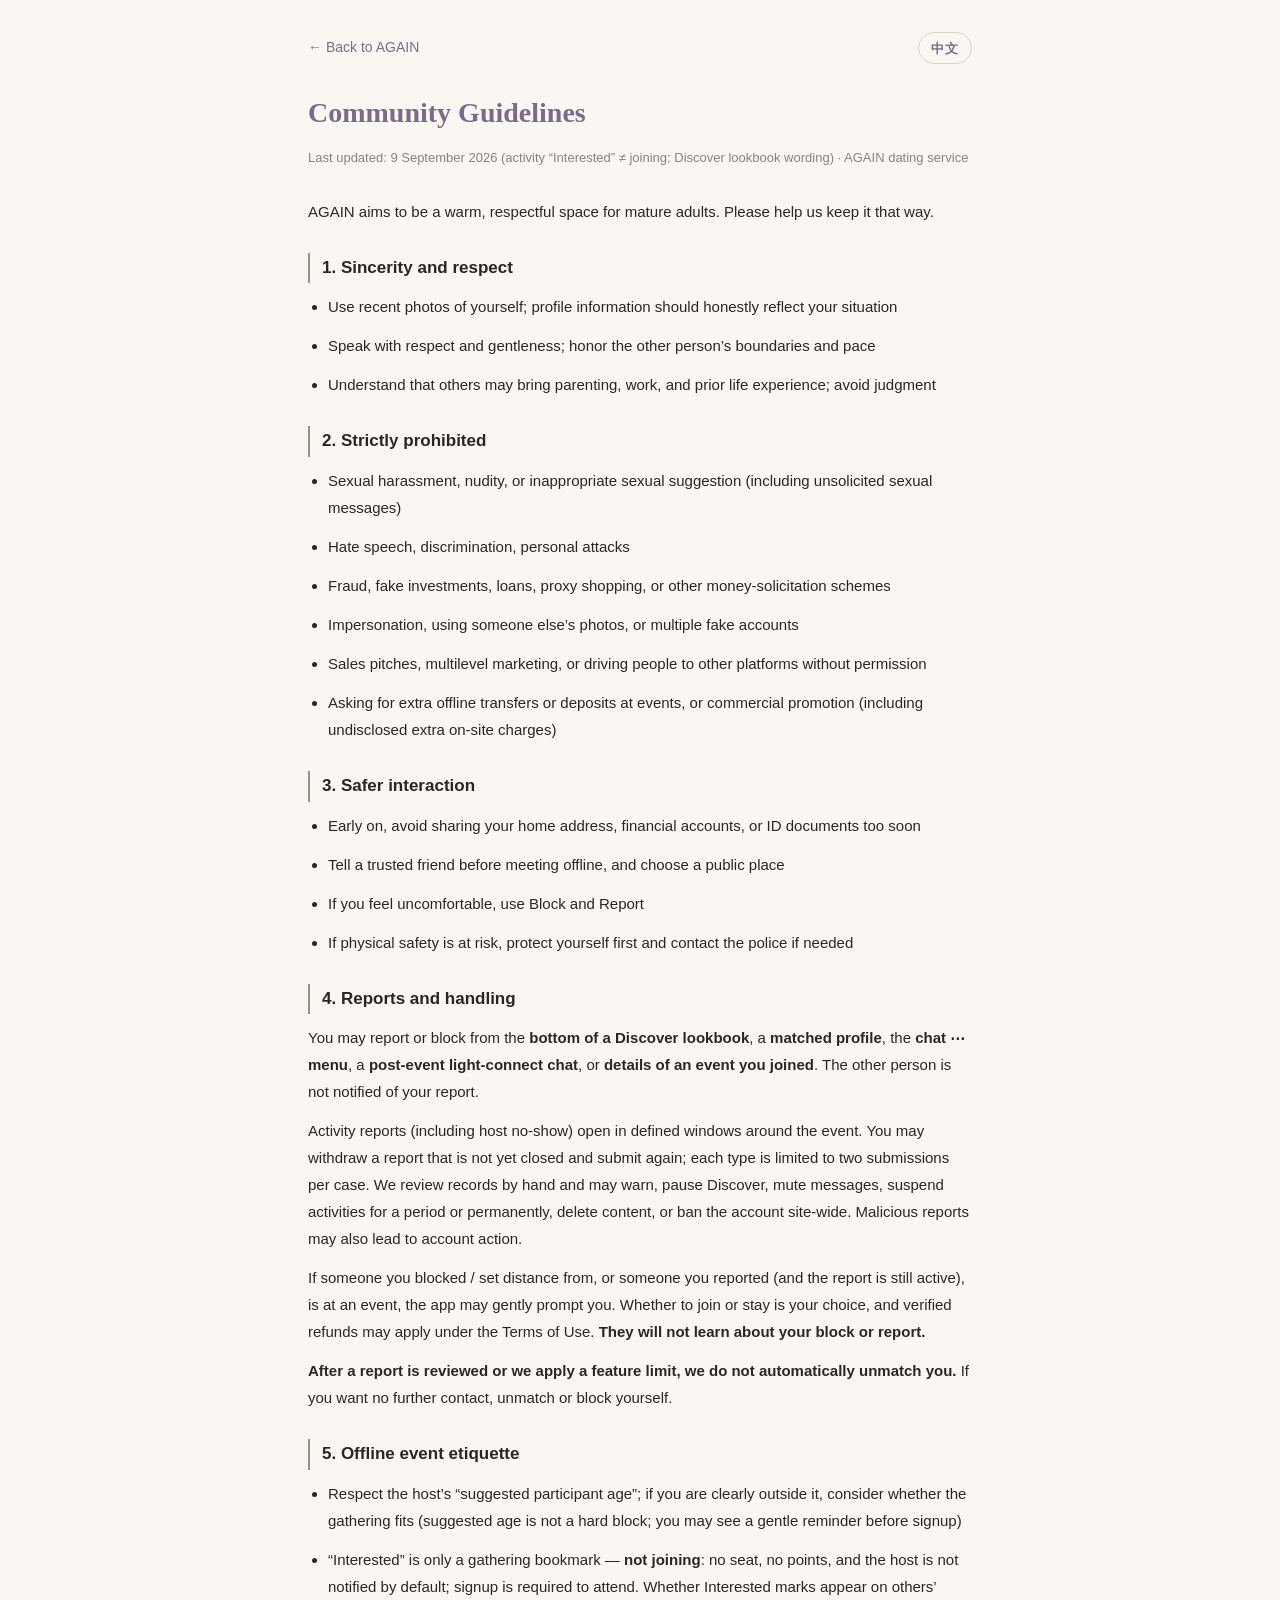
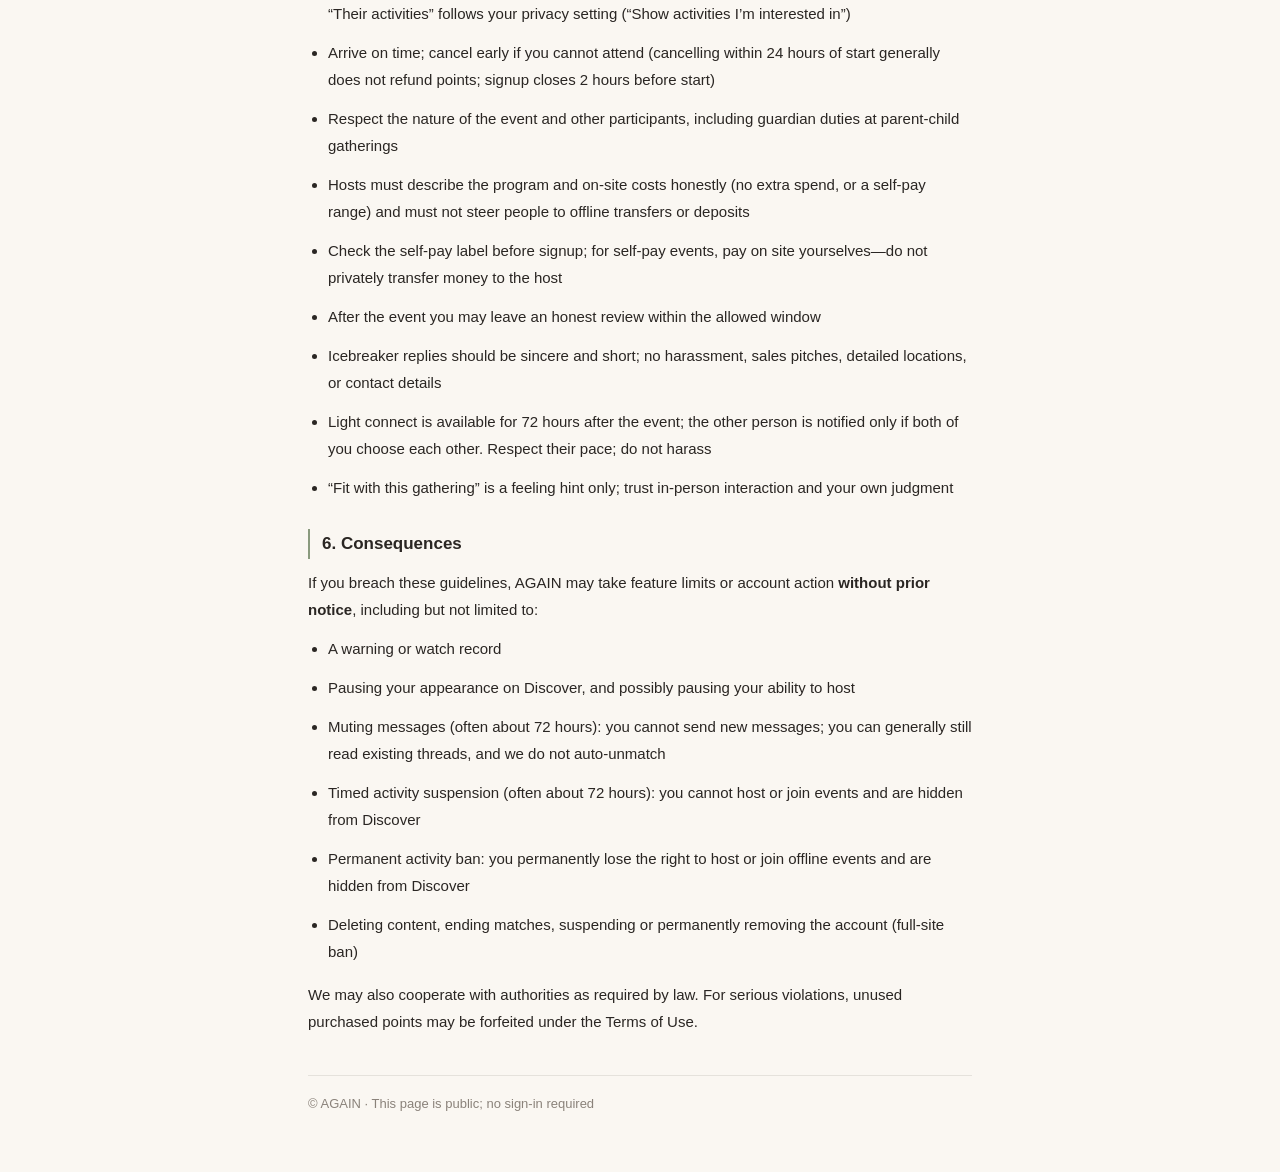
<file: en/community.html>
<!DOCTYPE html>
<html lang="en">
<head>
  <meta charset="utf-8" />
  <meta name="viewport" content="width=device-width, initial-scale=1" />
  <title>AGAIN — Community Guidelines</title>
  <link rel="icon" href="../favicon.png?v=20260812b" type="image/png" sizes="32x32" />
  <link rel="icon" href="../assets/favicon-192.png?v=20260812b" type="image/png" sizes="192x192" />
  <link rel="apple-touch-icon" href="../assets/apple-touch-icon.png?v=20260812b" sizes="180x180" />
  <link rel="alternate" hreflang="zh-Hant" href="../community.html" />
  <link rel="stylesheet" href="../styles.css?v=20260818legal" />
</head>
<body class="legal-page">
  <div class="legal-bar">
    <a class="back-link" href="index.html">← Back to AGAIN</a>
    <a class="lang-switch" href="../community.html" hreflang="zh-Hant">中文</a>
  </div>
  <h1>Community Guidelines</h1>
  <p class="updated">Last updated: 9 September 2026 (activity “Interested” ≠ joining; Discover lookbook wording) · AGAIN dating service</p>

  <p>AGAIN aims to be a warm, respectful space for mature adults. Please help us keep it that way.</p>

  <h2>1. Sincerity and respect</h2>
  <ul>
    <li>Use recent photos of yourself; profile information should honestly reflect your situation</li>
    <li>Speak with respect and gentleness; honor the other person’s boundaries and pace</li>
    <li>Understand that others may bring parenting, work, and prior life experience; avoid judgment</li>
  </ul>

  <h2>2. Strictly prohibited</h2>
  <ul>
    <li>Sexual harassment, nudity, or inappropriate sexual suggestion (including unsolicited sexual messages)</li>
    <li>Hate speech, discrimination, personal attacks</li>
    <li>Fraud, fake investments, loans, proxy shopping, or other money-solicitation schemes</li>
    <li>Impersonation, using someone else’s photos, or multiple fake accounts</li>
    <li>Sales pitches, multilevel marketing, or driving people to other platforms without permission</li>
    <li>Asking for extra offline transfers or deposits at events, or commercial promotion (including undisclosed extra on-site charges)</li>
  </ul>

  <h2>3. Safer interaction</h2>
  <ul>
    <li>Early on, avoid sharing your home address, financial accounts, or ID documents too soon</li>
    <li>Tell a trusted friend before meeting offline, and choose a public place</li>
    <li>If you feel uncomfortable, use Block and Report</li>
    <li>If physical safety is at risk, protect yourself first and contact the police if needed</li>
  </ul>

  <h2>4. Reports and handling</h2>
  <p>You may report or block from the <strong>bottom of a Discover lookbook</strong>, a <strong>matched profile</strong>, the <strong>chat ⋯ menu</strong>, a <strong>post-event light-connect chat</strong>, or <strong>details of an event you joined</strong>. The other person is not notified of your report.</p>
  <p>Activity reports (including host no-show) open in defined windows around the event. You may withdraw a report that is not yet closed and submit again; each type is limited to two submissions per case. We review records by hand and may warn, pause Discover, mute messages, suspend activities for a period or permanently, delete content, or ban the account site-wide. Malicious reports may also lead to account action.</p>
  <p>If someone you blocked / set distance from, or someone you reported (and the report is still active), is at an event, the app may gently prompt you. Whether to join or stay is your choice, and verified refunds may apply under the Terms of Use. <strong>They will not learn about your block or report.</strong></p>
  <p><strong>After a report is reviewed or we apply a feature limit, we do not automatically unmatch you.</strong> If you want no further contact, unmatch or block yourself.</p>

  <h2>5. Offline event etiquette</h2>
  <ul>
    <li>Respect the host’s “suggested participant age”; if you are clearly outside it, consider whether the gathering fits (suggested age is not a hard block; you may see a gentle reminder before signup)</li>
    <li>“Interested” is only a gathering bookmark — <strong>not joining</strong>: no seat, no points, and the host is not notified by default; signup is required to attend. Whether Interested marks appear on others’ “Their activities” follows your privacy setting (“Show activities I’m interested in”)</li>
    <li>Arrive on time; cancel early if you cannot attend (cancelling within 24 hours of start generally does not refund points; signup closes 2 hours before start)</li>
    <li>Respect the nature of the event and other participants, including guardian duties at parent-child gatherings</li>
    <li>Hosts must describe the program and on-site costs honestly (no extra spend, or a self-pay range) and must not steer people to offline transfers or deposits</li>
    <li>Check the self-pay label before signup; for self-pay events, pay on site yourselves—do not privately transfer money to the host</li>
    <li>After the event you may leave an honest review within the allowed window</li>
    <li>Icebreaker replies should be sincere and short; no harassment, sales pitches, detailed locations, or contact details</li>
    <li>Light connect is available for 72 hours after the event; the other person is notified only if both of you choose each other. Respect their pace; do not harass</li>
    <li>“Fit with this gathering” is a feeling hint only; trust in-person interaction and your own judgment</li>
  </ul>

  <h2>6. Consequences</h2>
  <p>If you breach these guidelines, AGAIN may take feature limits or account action <strong>without prior notice</strong>, including but not limited to:</p>
  <ul>
    <li>A warning or watch record</li>
    <li>Pausing your appearance on Discover, and possibly pausing your ability to host</li>
    <li>Muting messages (often about 72 hours): you cannot send new messages; you can generally still read existing threads, and we do not auto-unmatch</li>
    <li>Timed activity suspension (often about 72 hours): you cannot host or join events and are hidden from Discover</li>
    <li>Permanent activity ban: you permanently lose the right to host or join offline events and are hidden from Discover</li>
    <li>Deleting content, ending matches, suspending or permanently removing the account (full-site ban)</li>
  </ul>
  <p>We may also cooperate with authorities as required by law. For serious violations, unused purchased points may be forfeited under the Terms of Use.</p>

  <footer>© AGAIN · This page is public; no sign-in required</footer>
</body>
</html>
</file>
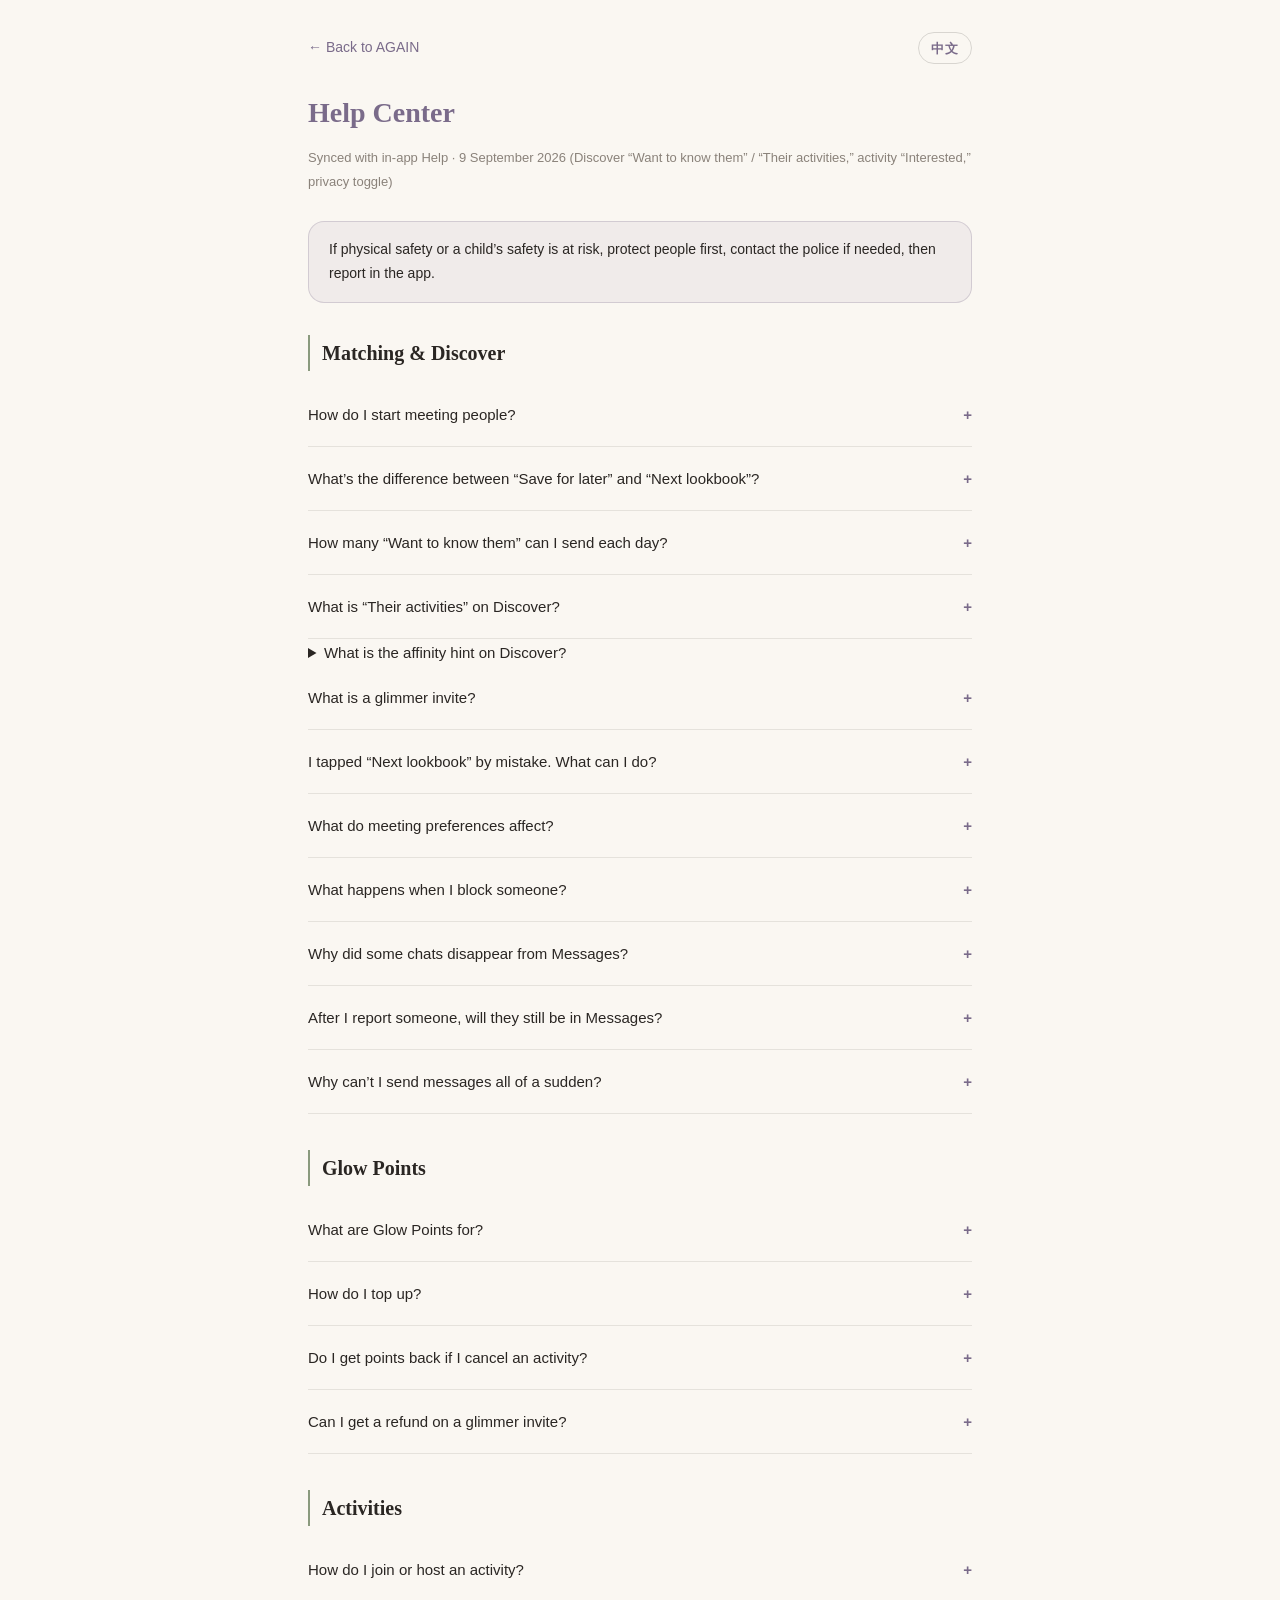
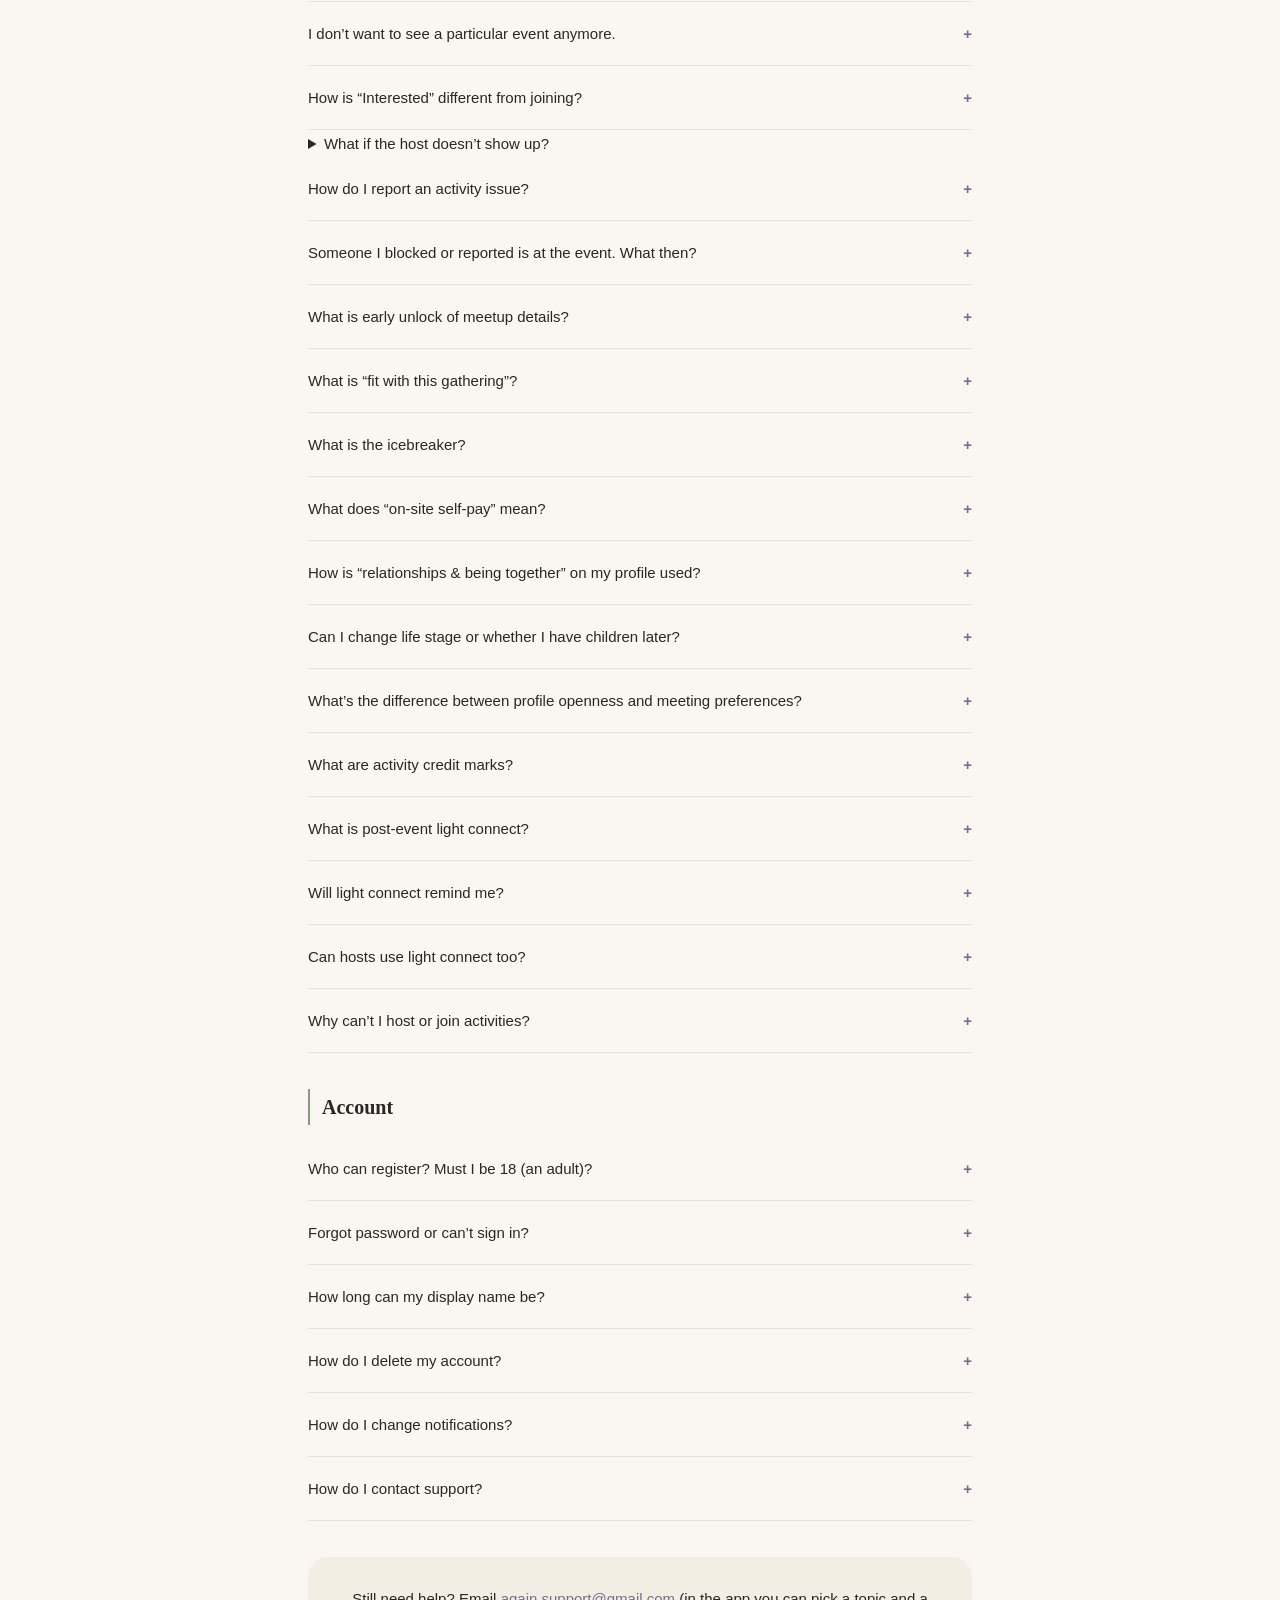
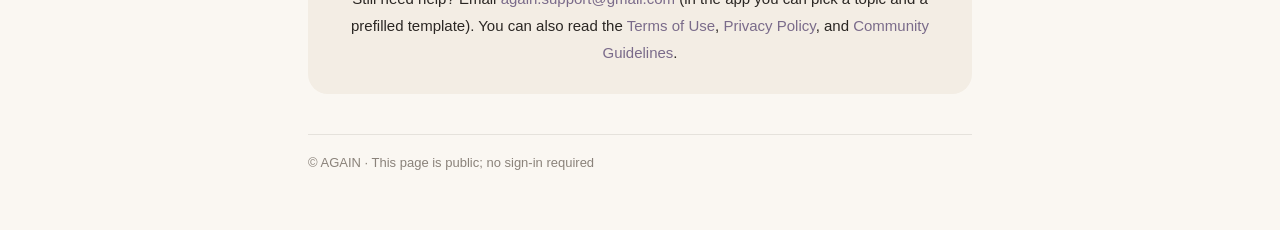
<file: en/help.html>
<!DOCTYPE html>
<html lang="en">
<head>
  <meta charset="utf-8" />
  <meta name="viewport" content="width=device-width, initial-scale=1" />
  <meta name="description" content="AGAIN Help Center — FAQ on matching, Glow Points, activities, and account." />
  <title>AGAIN — Help Center</title>
  <link rel="icon" href="../favicon.png?v=20260812b" type="image/png" sizes="32x32" />
  <link rel="icon" href="../assets/favicon-192.png?v=20260812b" type="image/png" sizes="192x192" />
  <link rel="apple-touch-icon" href="../assets/apple-touch-icon.png?v=20260812b" sizes="180x180" />
  <link rel="alternate" hreflang="zh-Hant" href="../help.html" />
  <link rel="stylesheet" href="../styles.css?v=20260818help" />
</head>
<body class="legal-page help-page">
  <div class="legal-bar">
    <a class="back-link" href="index.html">← Back to AGAIN</a>
    <a class="lang-switch" href="../help.html" hreflang="zh-Hant">中文</a>
  </div>
  <h1>Help Center</h1>
  <p class="updated">Synced with in-app Help · 9 September 2026 (Discover “Want to know them” / “Their activities,” activity “Interested,” privacy toggle)</p>

  <div class="help-banner" role="note">
    If physical safety or a child’s safety is at risk, protect people first, contact the police if needed, then report in the app.
  </div>

  <section class="faq-section">
    <h2>Matching &amp; Discover</h2>
    <details class="faq-item">
      <summary>How do I start meeting people?</summary>
      <p>Start from Activities to host or join gatherings. In Discover, read a lookbook: leave “Want to know them” beside a passage, use “See their activities” to open related gatherings, or “Save for later / Next lookbook” at your pace. When both choose “Want to know them,” you match and can chat in Messages.</p>
    </details>
    <details class="faq-item">
      <summary>What’s the difference between “Save for later” and “Next lookbook”?</summary>
      <p>“Save for later” is like a bookmark — no notification, not a block; after about 21 days they may reappear if still active and a strong fit. “Next lookbook” means you’ve finished this one and move on (they leave your Discover list; you can undo the person you just passed with “Back to previous”).</p>
    </details>
    <details class="faq-item">
      <summary>How many “Want to know them” can I send each day?</summary>
      <p>Each member has 20 free daily intents (“Want to know them”). The quota typically resets in the early morning local time. After that you can still read lookbooks, see their activities, and use “Next lookbook” / “Save for later.” Glimmer invites do not use these 20.</p>
    </details>
    <details class="faq-item">
      <summary>What is “Their activities” on Discover?</summary>
      <p>A lookbook section listing open gatherings they host, have joined, or (if they allow under “Show activities I’m interested in”) marked Interested — so you can explore the occasion before signing up or leaving intent. They can turn that privacy setting off.</p>
    </details>
    <details>
      <summary>What is the affinity hint on Discover?</summary>
      <p>At the top of chapter one of a lookbook, a short gentle line is generated from public profile fields (such as parenting stance, family vision, lifestyle). Tap “See what you share” to read more. It is for reference only—not a score or guarantee. We do not use private parenting-structure details such as custody or co-parenting.</p>
    </details>
    <details class="faq-item">
      <summary>What is a glimmer invite?</summary>
      <p>Near the bottom of a Discover lookbook, tap “Write an opening line” to send a glimmer invite (30 Glow Points; note up to about 20 Chinese characters / 40 English characters). They will see you and your note sooner in Discover. It does not use the 20 daily free “Want to know them” intents. You may send up to 5 per day.</p>
    </details>
    <details class="faq-item">
      <summary>I tapped “Next lookbook” by mistake. What can I do?</summary>
      <p>After you move on, a “Back to previous” button appears at the lower right. The first undo each day is free; later ones cost 30 points each. Once you start reading and decide on the current person, the undo entry closes. It only applies to the person you just passed, not to “Save for later.”</p>
    </details>
    <details class="faq-item">
      <summary>What do meeting preferences affect?</summary>
      <p>Under Profile → Meeting preferences you can adjust who you’d like to meet and your area. Recommendations follow those settings.</p>
    </details>
    <details class="faq-item">
      <summary>What happens when I block someone?</summary>
      <p>They can no longer match or message you, and they won’t appear in your Discover list. Blocking does not notify them. If you already matched and only want to stop contact, you can Unmatch without blocking the account.</p>
    </details>
    <details class="faq-item">
      <summary>Why did some chats disappear from Messages?</summary>
      <p>If you match and neither of you sends a message, the empty match may end after about 7 days. If you already chatted but then go quiet (about 21 days), the thread may move to “Quiet for a while”; a new message from either side returns it to the primary list. This is not deleting the chat, and it is not the other person unmatching. See the Terms of Use.</p>
    </details>
    <details class="faq-item">
      <summary>After I report someone, will they still be in Messages?</summary>
      <p>Yes. A report is reviewed by us and does not automatically unmatch. To stop contact, unmatch or block yourself.</p>
    </details>
    <details class="faq-item">
      <summary>Why can’t I send messages all of a sudden?</summary>
      <p>If the account is muted for a violation (often about 72 hours), new messages are blocked; you can usually still read existing threads, and we do not auto-unmatch. Other limits such as social cooldown may also pause “Want to know them” or glimmer invites. Access returns when the period ends or after support handles it. See Community Guidelines and Terms of Use.</p>
    </details>
  </section>

  <section class="faq-section">
    <h2>Glow Points</h2>
    <details class="faq-item">
      <summary>What are Glow Points for?</summary>
      <p>They are used to host or join offline gatherings (activity deposit), send Discover glimmer invites, and undo “Next lookbook” with “Back to previous” (first undo each day free, then 30 points). Marking an activity as “Interested” does not use points. Points are in-app virtual currency and cannot be exchanged for cash.</p>
    </details>
    <details class="faq-item">
      <summary>How do I top up?</summary>
      <p>After sign-in, go to Profile → My points or Top up, pick a pack, and pay via App Store / Google Play.</p>
    </details>
    <details class="faq-item">
      <summary>Do I get points back if I cancel an activity?</summary>
      <p>If the host cancels: joiners are fully refunded; the host’s Glow Points are refunded if more than 24 hours before start, and not refunded within 24 hours. If you cancel: basic points may be refunded more than 24 hours before start; within 24 hours generally not (to limit abuse). If you already paid to unlock meetup details early, that part is not refunded when you cancel. If you cancel, rejoin the same event, then cancel again, points are generally not refunded (even more than 24 hours before start), to stop cycling seats. If, within 24 hours, others leaving drops the count below 3, you may get a full refund when you cancel. If you leave because someone you set distance from or reported is at the event, related signup points are fully refunded (including early-unlock, if any), even inside 24 hours. If the go-ahead threshold is not met 24 hours before start, the event is cancelled and everyone is refunded; within 24 hours, fewer than 3 people also auto-cancels for safety. See the Terms of Use.</p>
    </details>
    <details class="faq-item">
      <summary>Can I get a refund on a glimmer invite?</summary>
      <p>Points are deducted when the invite is sent and are not refunded. Check your note before sending.</p>
    </details>
  </section>

  <section class="faq-section">
    <h2>Activities</h2>
    <details class="faq-item">
      <summary>How do I join or host an activity?</summary>
      <p>Open the Activities tab (default sort: soonest first) or start a new one. Hosts can use the platform floor of 3 people or set a higher go-ahead number. Start time must be at least two days (48 hours) later. After the threshold is met, meetup details are revealed to joiners 24 hours before start, on the event page and in My activities. Write a clear meeting point and how to recognize you; you can still edit until reveal. Hosts get a gentle reminder about half a day before reveal. If the host cancels within 24 hours of start, the host’s Glow Points are not refunded. Read and agree to the Activity Safety Rules before your first event.</p>
    </details>
    <details class="faq-item">
      <summary>I don’t want to see a particular event anymore.</summary>
      <p>On the event details page choose “Hide this activity.” It only affects your own list, does not notify others, and does not cancel a signup you already completed. You can clear hidden items from the activity list.</p>
    </details>
    <details class="faq-item">
      <summary>How is “Interested” different from joining?</summary>
      <p>“Interested” is a free bookmark — no seat, no points, and the host is not notified by default. It may appear on your public “Their activities” block if you allow it. Joining uses Glow Points and takes a seat. You can remove the mark anytime.</p>
    </details>
    <details>
      <summary>What if the host doesn’t show up?</summary>
      <p>After start, joiners can report a host no-show on the event page. When the platform threshold is met, joiners’ points may be refunded automatically.</p>
    </details>
    <details class="faq-item">
      <summary>How do I report an activity issue?</summary>
      <p>Submit a report from the top-right of an event you joined. You may withdraw a report that is not yet closed and submit again; each type is limited to two submissions.</p>
    </details>
    <details class="faq-item">
      <summary>Someone I blocked or reported is at the event. What then?</summary>
      <p>When you sign up or after you have signed up, if someone you set distance from (blocked) or reported (and the report is still active) is there, the app may gently prompt you. You can pick another event, stay, or leave. If you leave for that reason, related signup points are fully refunded (including early-unlock, if any), even inside 24 hours of start. They will not learn about your block or report.</p>
    </details>
    <details class="faq-item">
      <summary>What is early unlock of meetup details?</summary>
      <p>After you join, and before details are revealed to everyone, you may pay extra points to view them early (fee as shown in the app; currently 29 points). If you cancel yourself, that early-unlock spend is generally not refunded. If the event fails to go ahead, the host cancels, the safety floor is missed, or you leave because of a verified distance / report conflict, the full amount is refunded under those rules (including early-unlock, if any).</p>
    </details>
    <details class="faq-item">
      <summary>What is “fit with this gathering”?</summary>
      <p>One or two feeling-hint lines based on your profile, the host’s, other joiners’, and the event mood. Reference only: not a match or attendance guarantee, and no counts or percentages.</p>
    </details>
    <details class="faq-item">
      <summary>What is the icebreaker?</summary>
      <p>The host may pick one icebreaker from our question bank; after you join you may add a short reply (about 40 Chinese / 80 English characters). Your reply is visible only to you; others’ replies appear when meetup details are revealed (same timing as early unlock). Do not put a detailed location or contact details in the reply.</p>
    </details>
    <details class="faq-item">
      <summary>What does “on-site self-pay” mean?</summary>
      <p>The host marks whether the gathering has “no extra on-site spend” (for example a park walk) or “tickets / meals paid by each person” with an estimated range. You can see this before signup. Platform entry points are only a matching deposit; hosts must not ask for extra transfers or deposits.</p>
    </details>
    <details class="faq-item">
      <summary>How is “relationships &amp; being together” on my profile used?</summary>
      <p>It completes your profile and activity atmosphere hints. The full questionnaire is not shown publicly and is not a hard filter. Your how-to-be-with-me note and questions you like being asked can help icebreakers and recommendation reasons.</p>
    </details>
    <details class="faq-item">
      <summary>Can I change life stage or whether I have children later?</summary>
      <p>Yes. Update under Profile → Edit profile → Parenting &amp; family. When you switch whether you have children, some questions adjust (for example “if they have children” when you don’t, or parenting questions when you do).</p>
    </details>
    <details class="faq-item">
      <summary>What’s the difference between profile openness and meeting preferences?</summary>
      <p>Profile openness is narrative and a compatibility hint; it does not by itself hide someone from your list. If you want Discover to show only people with or without children, set that in Meeting preferences. At registration the default is “no preference”; you can change it later.</p>
    </details>
    <details class="faq-item">
      <summary>What are activity credit marks?</summary>
      <p>They reflect offline attendance and completion, such as “steady host” or “thoughtful guest.” They are not selfie or identity verification; tap a mark for an explanation.</p>
    </details>
    <details class="faq-item">
      <summary>What is post-event light connect?</summary>
      <p>Within 72 hours after an activity, you may choose whether you’d like to stay in touch with someone. The other person is notified only if both of you choose each other, which opens a capped follow-up chat; you may later agree to upgrade to a regular match chat. This is not the same as Discover matching, and a one-sided choice is not notified.</p>
    </details>
    <details class="faq-item">
      <summary>Will light connect remind me?</summary>
      <p>About a day after the event, if you haven’t marked anyone, we may send a gentle push (you can ignore it). After a mutual choice, if you haven’t said hello, we may invite once more about 12 hours later.</p>
    </details>
    <details class="faq-item">
      <summary>Can hosts use light connect too?</summary>
      <p>Yes. Hosts, like joiners, may mark people they enjoyed talking with within 72 hours after the event; a chat still opens only when both sides choose each other.</p>
    </details>
    <details class="faq-item">
      <summary>Why can’t I host or join activities?</summary>
      <p>If Discover is paused, you usually won’t appear on others’ Discover lists and may be unable to send “Want to know them” or glimmer invites; existing messages generally still work, and hosting or joining events is usually still allowed. A timed or permanent activity ban blocks hosting and joining. See the Activity Safety Rules and Terms of Use.</p>
    </details>
  </section>

  <section class="faq-section">
    <h2>Account</h2>
    <details class="faq-item">
      <summary>Who can register? Must I be 18 (an adult)?</summary>
      <p>You must be 18 or older. Age is checked from the date of birth you enter during onboarding; anyone under 18 cannot finish registration and is returned to the welcome screen. Please enter a true date of birth. See Terms of Use and Privacy Policy.</p>
    </details>
    <details class="faq-item">
      <summary>Forgot password or can’t sign in?</summary>
      <p>Please sign in with Google or Apple. If you previously linked email and password, you can send a reset from Profile → Account &amp; security; otherwise keep using Google / Apple, or email support from Help so we can verify you.</p>
    </details>
    <details class="faq-item">
      <summary>How long can my display name be?</summary>
      <p>There is a visual length limit: about 8 Chinese characters or 16 English characters (mixed scripts share the width budget). Age is shown next to the name on Discover.</p>
    </details>
    <details class="faq-item">
      <summary>How do I delete my account?</summary>
      <p>At the bottom of Profile, tap “Delete account and remove my data.” This permanently deletes your profile, matches, and unused points and cannot be undone.</p>
    </details>
    <details class="faq-item">
      <summary>How do I change notifications?</summary>
      <p>Go to Profile → Notification settings to toggle match, message, activity, and points pushes.</p>
    </details>
    <details class="faq-item">
      <summary>How do I contact support?</summary>
      <p>In Help, pick a topic to open a prefilled email, or write to again.support@gmail.com. Each type has a matching subject and prompts, and may include login email, display name, member ID, and device OS so we can identify you. Do not paste unnecessary personal data or someone else’s private information.</p>
    </details>
  </section>

  <p class="help-contact">Still need help? Email <a href="mailto:again.support@gmail.com">again.support@gmail.com</a> (in the app you can pick a topic and a prefilled template). You can also read the <a href="terms.html">Terms of Use</a>, <a href="privacy.html">Privacy Policy</a>, and <a href="community.html">Community Guidelines</a>.</p>
  <footer>© AGAIN · This page is public; no sign-in required</footer>
</body>
</html>
</file>
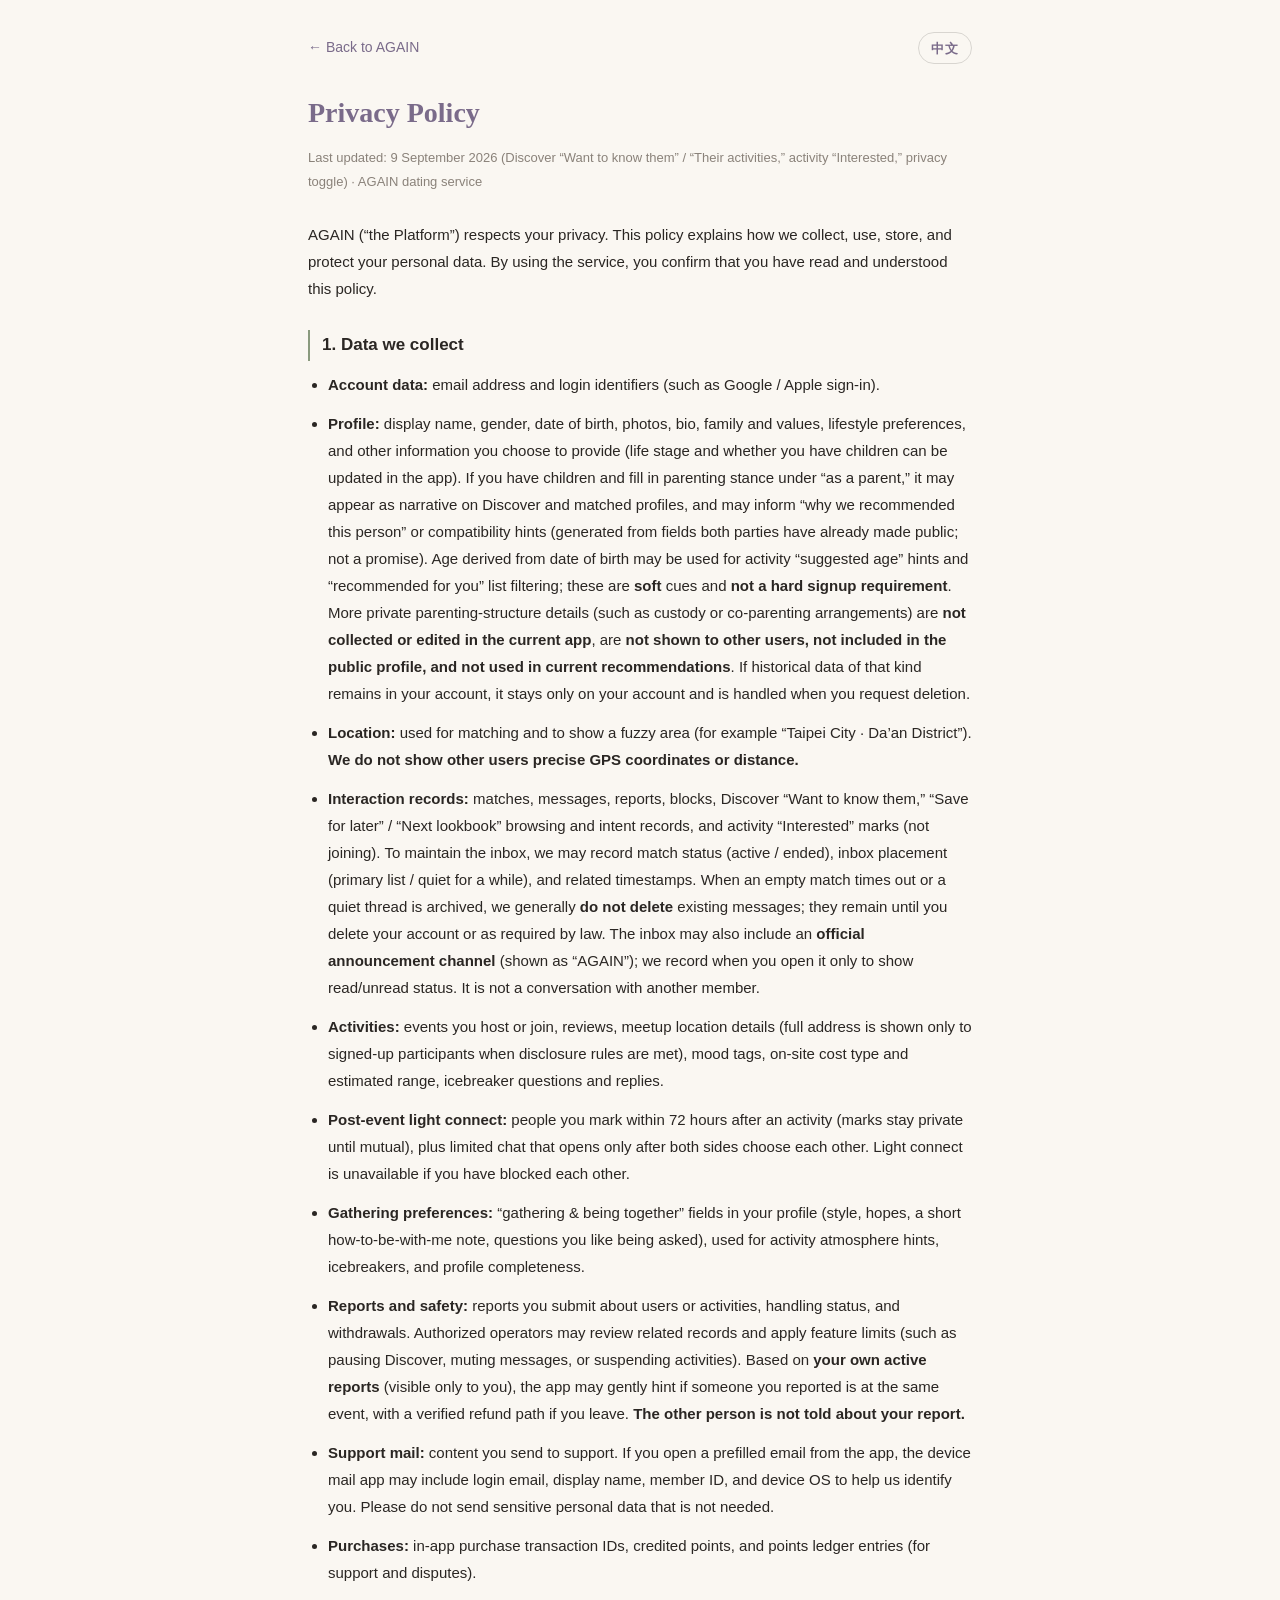
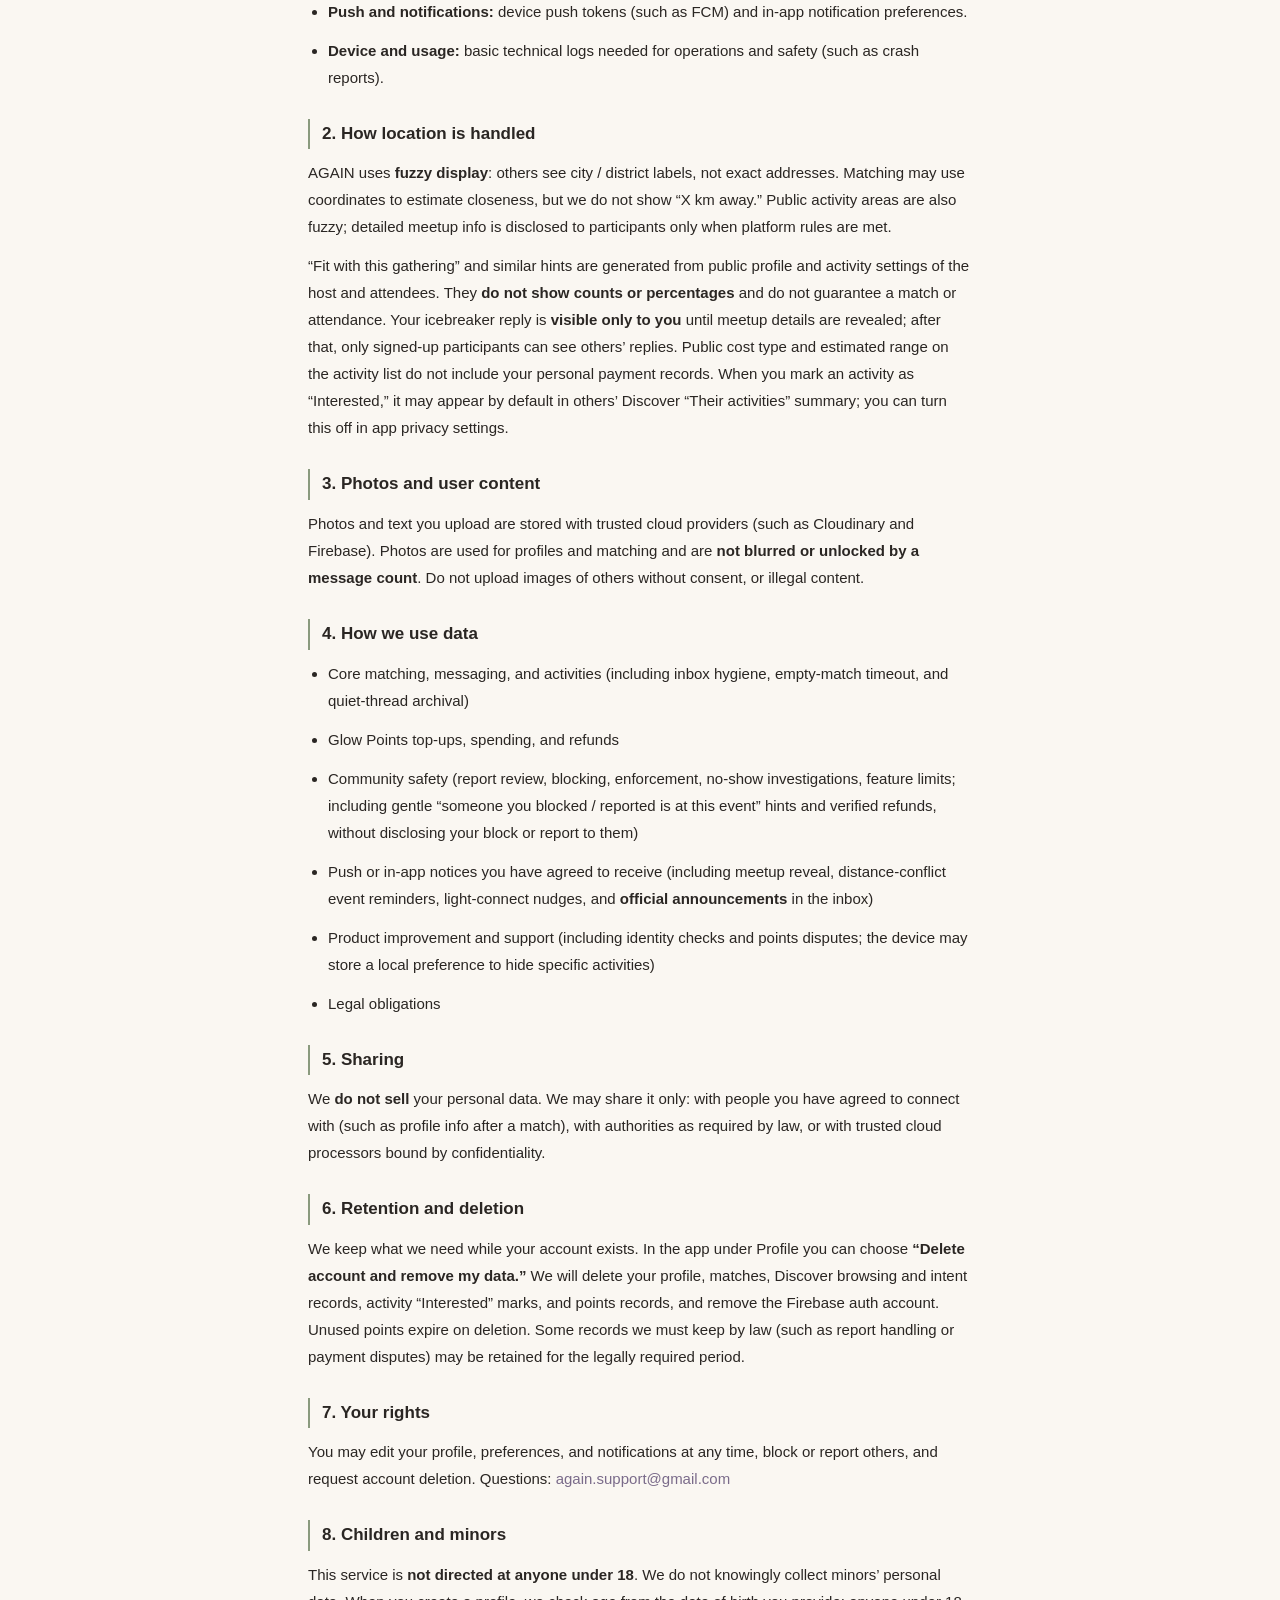
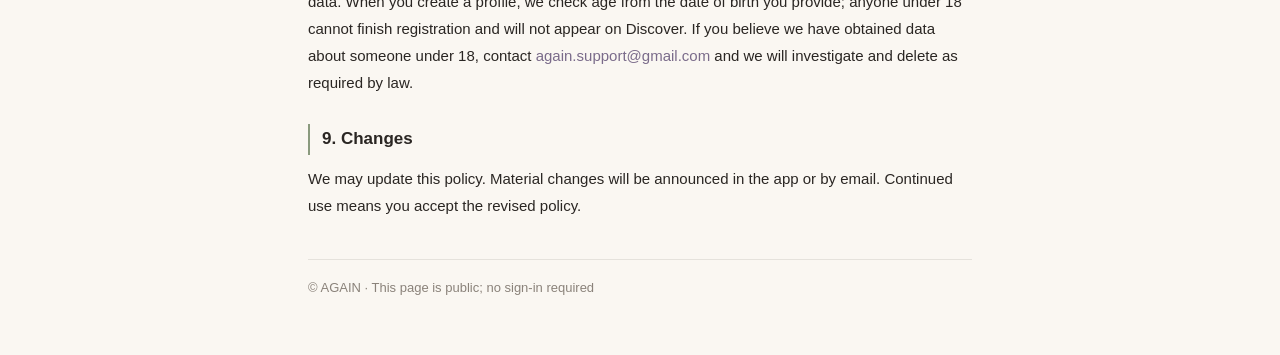
<file: en/privacy.html>
<!DOCTYPE html>
<html lang="en">
<head>
  <meta charset="utf-8" />
  <meta name="viewport" content="width=device-width, initial-scale=1" />
  <title>AGAIN — Privacy Policy</title>
  <link rel="icon" href="../favicon.png?v=20260812b" type="image/png" sizes="32x32" />
  <link rel="icon" href="../assets/favicon-192.png?v=20260812b" type="image/png" sizes="192x192" />
  <link rel="apple-touch-icon" href="../assets/apple-touch-icon.png?v=20260812b" sizes="180x180" />
  <link rel="alternate" hreflang="zh-Hant" href="../privacy.html" />
  <link rel="stylesheet" href="../styles.css?v=20260818legal" />
</head>
<body class="legal-page">
  <div class="legal-bar">
    <a class="back-link" href="index.html">← Back to AGAIN</a>
    <a class="lang-switch" href="../privacy.html" hreflang="zh-Hant">中文</a>
  </div>
  <h1>Privacy Policy</h1>
  <p class="updated">Last updated: 9 September 2026 (Discover “Want to know them” / “Their activities,” activity “Interested,” privacy toggle) · AGAIN dating service</p>

  <p>AGAIN (“the Platform”) respects your privacy. This policy explains how we collect, use, store, and protect your personal data. By using the service, you confirm that you have read and understood this policy.</p>

  <h2>1. Data we collect</h2>
  <ul>
    <li><strong>Account data:</strong> email address and login identifiers (such as Google / Apple sign-in).</li>
    <li><strong>Profile:</strong> display name, gender, date of birth, photos, bio, family and values, lifestyle preferences, and other information you choose to provide (life stage and whether you have children can be updated in the app). If you have children and fill in parenting stance under “as a parent,” it may appear as narrative on Discover and matched profiles, and may inform “why we recommended this person” or compatibility hints (generated from fields both parties have already made public; not a promise). Age derived from date of birth may be used for activity “suggested age” hints and “recommended for you” list filtering; these are <strong>soft</strong> cues and <strong>not a hard signup requirement</strong>. More private parenting-structure details (such as custody or co-parenting arrangements) are <strong>not collected or edited in the current app</strong>, are <strong>not shown to other users, not included in the public profile, and not used in current recommendations</strong>. If historical data of that kind remains in your account, it stays only on your account and is handled when you request deletion.</li>
    <li><strong>Location:</strong> used for matching and to show a fuzzy area (for example “Taipei City · Da’an District”). <strong>We do not show other users precise GPS coordinates or distance.</strong></li>
    <li><strong>Interaction records:</strong> matches, messages, reports, blocks, Discover “Want to know them,” “Save for later” / “Next lookbook” browsing and intent records, and activity “Interested” marks (not joining). To maintain the inbox, we may record match status (active / ended), inbox placement (primary list / quiet for a while), and related timestamps. When an empty match times out or a quiet thread is archived, we generally <strong>do not delete</strong> existing messages; they remain until you delete your account or as required by law. The inbox may also include an <strong>official announcement channel</strong> (shown as “AGAIN”); we record when you open it only to show read/unread status. It is not a conversation with another member.</li>
    <li><strong>Activities:</strong> events you host or join, reviews, meetup location details (full address is shown only to signed-up participants when disclosure rules are met), mood tags, on-site cost type and estimated range, icebreaker questions and replies.</li>
    <li><strong>Post-event light connect:</strong> people you mark within 72 hours after an activity (marks stay private until mutual), plus limited chat that opens only after both sides choose each other. Light connect is unavailable if you have blocked each other.</li>
    <li><strong>Gathering preferences:</strong> “gathering &amp; being together” fields in your profile (style, hopes, a short how-to-be-with-me note, questions you like being asked), used for activity atmosphere hints, icebreakers, and profile completeness.</li>
    <li><strong>Reports and safety:</strong> reports you submit about users or activities, handling status, and withdrawals. Authorized operators may review related records and apply feature limits (such as pausing Discover, muting messages, or suspending activities). Based on <strong>your own active reports</strong> (visible only to you), the app may gently hint if someone you reported is at the same event, with a verified refund path if you leave. <strong>The other person is not told about your report.</strong></li>
    <li><strong>Support mail:</strong> content you send to support. If you open a prefilled email from the app, the device mail app may include login email, display name, member ID, and device OS to help us identify you. Please do not send sensitive personal data that is not needed.</li>
    <li><strong>Purchases:</strong> in-app purchase transaction IDs, credited points, and points ledger entries (for support and disputes).</li>
    <li><strong>Push and notifications:</strong> device push tokens (such as FCM) and in-app notification preferences.</li>
    <li><strong>Device and usage:</strong> basic technical logs needed for operations and safety (such as crash reports).</li>
  </ul>

  <h2>2. How location is handled</h2>
  <p>AGAIN uses <strong>fuzzy display</strong>: others see city / district labels, not exact addresses. Matching may use coordinates to estimate closeness, but we do not show “X km away.” Public activity areas are also fuzzy; detailed meetup info is disclosed to participants only when platform rules are met.</p>
  <p>“Fit with this gathering” and similar hints are generated from public profile and activity settings of the host and attendees. They <strong>do not show counts or percentages</strong> and do not guarantee a match or attendance. Your icebreaker reply is <strong>visible only to you</strong> until meetup details are revealed; after that, only signed-up participants can see others’ replies. Public cost type and estimated range on the activity list do not include your personal payment records. When you mark an activity as “Interested,” it may appear by default in others’ Discover “Their activities” summary; you can turn this off in app privacy settings.</p>

  <h2>3. Photos and user content</h2>
  <p>Photos and text you upload are stored with trusted cloud providers (such as Cloudinary and Firebase). Photos are used for profiles and matching and are <strong>not blurred or unlocked by a message count</strong>. Do not upload images of others without consent, or illegal content.</p>

  <h2>4. How we use data</h2>
  <ul>
    <li>Core matching, messaging, and activities (including inbox hygiene, empty-match timeout, and quiet-thread archival)</li>
    <li>Glow Points top-ups, spending, and refunds</li>
    <li>Community safety (report review, blocking, enforcement, no-show investigations, feature limits; including gentle “someone you blocked / reported is at this event” hints and verified refunds, without disclosing your block or report to them)</li>
    <li>Push or in-app notices you have agreed to receive (including meetup reveal, distance-conflict event reminders, light-connect nudges, and <strong>official announcements</strong> in the inbox)</li>
    <li>Product improvement and support (including identity checks and points disputes; the device may store a local preference to hide specific activities)</li>
    <li>Legal obligations</li>
  </ul>

  <h2>5. Sharing</h2>
  <p>We <strong>do not sell</strong> your personal data. We may share it only: with people you have agreed to connect with (such as profile info after a match), with authorities as required by law, or with trusted cloud processors bound by confidentiality.</p>

  <h2>6. Retention and deletion</h2>
  <p>We keep what we need while your account exists. In the app under Profile you can choose <strong>“Delete account and remove my data.”</strong> We will delete your profile, matches, Discover browsing and intent records, activity “Interested” marks, and points records, and remove the Firebase auth account. Unused points expire on deletion. Some records we must keep by law (such as report handling or payment disputes) may be retained for the legally required period.</p>

  <h2>7. Your rights</h2>
  <p>You may edit your profile, preferences, and notifications at any time, block or report others, and request account deletion. Questions: <a href="mailto:again.support@gmail.com">again.support@gmail.com</a></p>

  <h2>8. Children and minors</h2>
  <p>This service is <strong>not directed at anyone under 18</strong>. We do not knowingly collect minors’ personal data. When you create a profile, we check age from the date of birth you provide; anyone under 18 cannot finish registration and will not appear on Discover. If you believe we have obtained data about someone under 18, contact <a href="mailto:again.support@gmail.com">again.support@gmail.com</a> and we will investigate and delete as required by law.</p>

  <h2>9. Changes</h2>
  <p>We may update this policy. Material changes will be announced in the app or by email. Continued use means you accept the revised policy.</p>

  <footer>© AGAIN · This page is public; no sign-in required</footer>
</body>
</html>
</file>
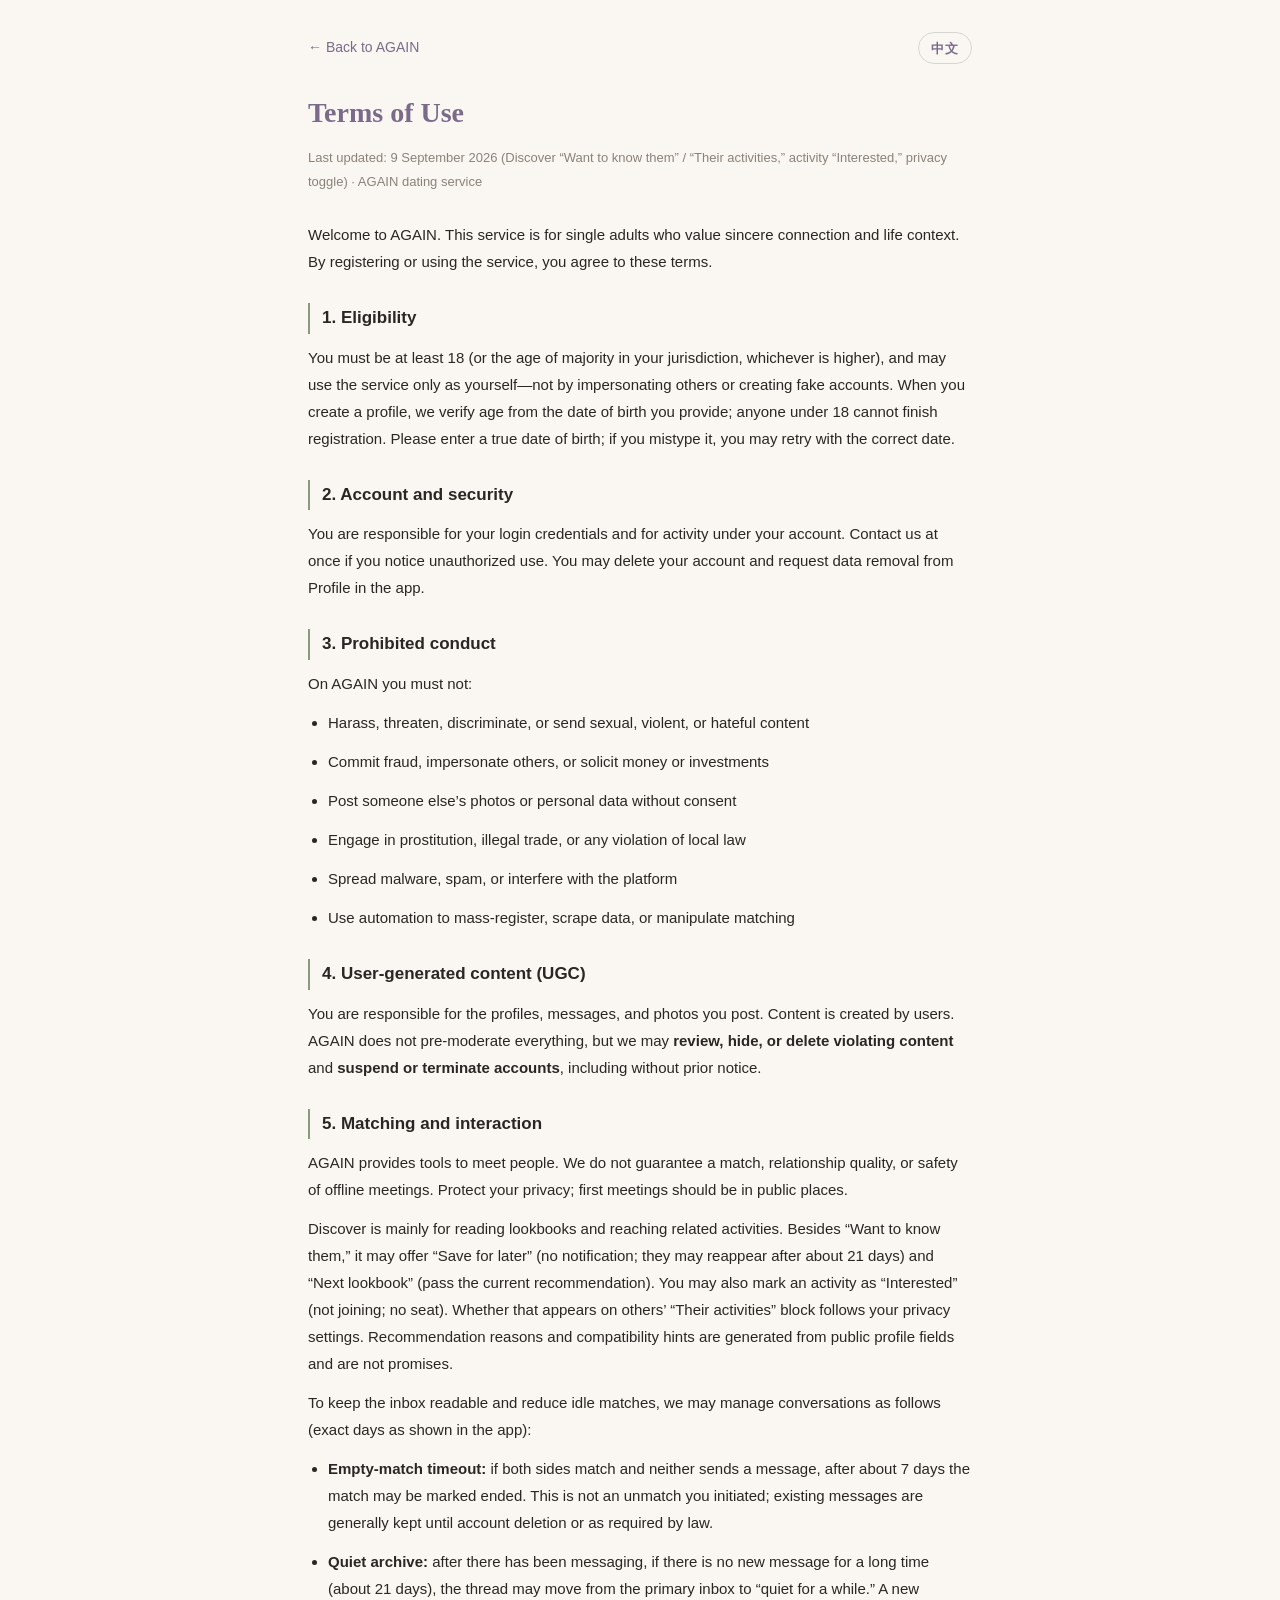
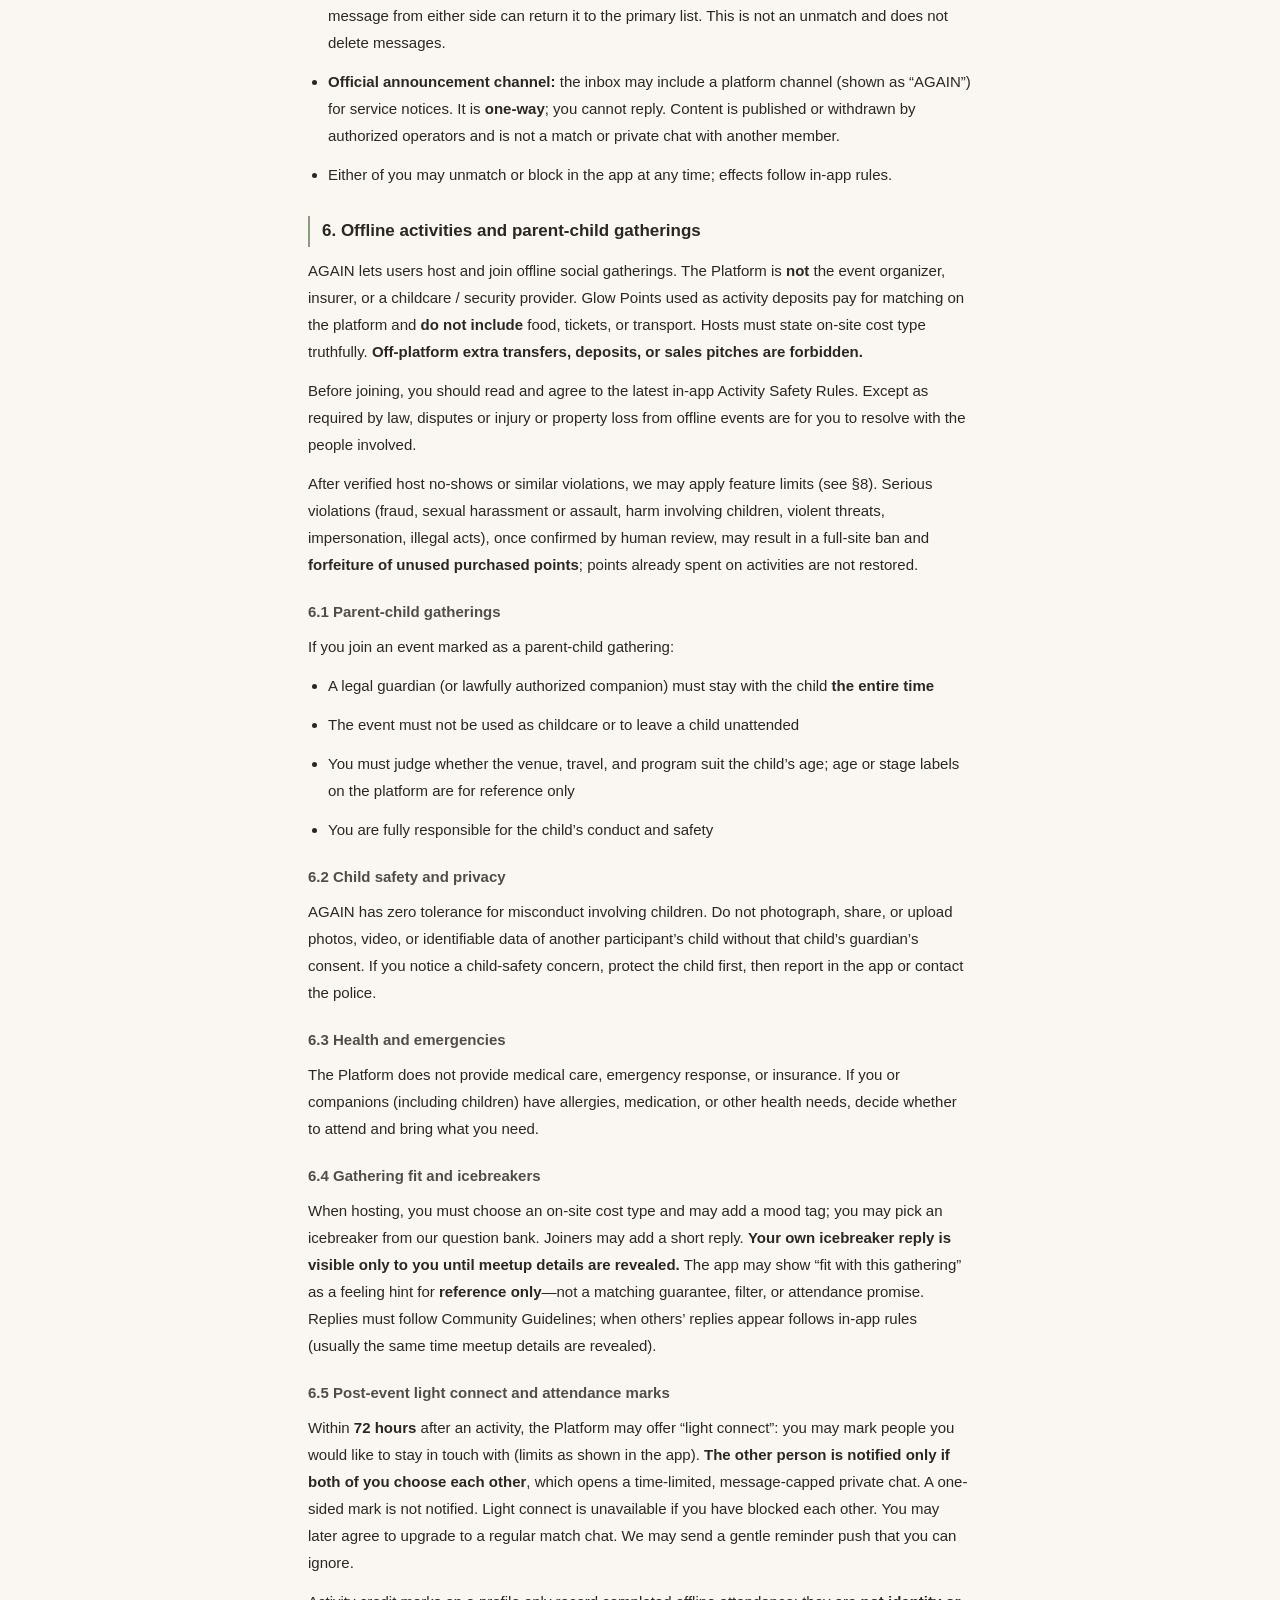
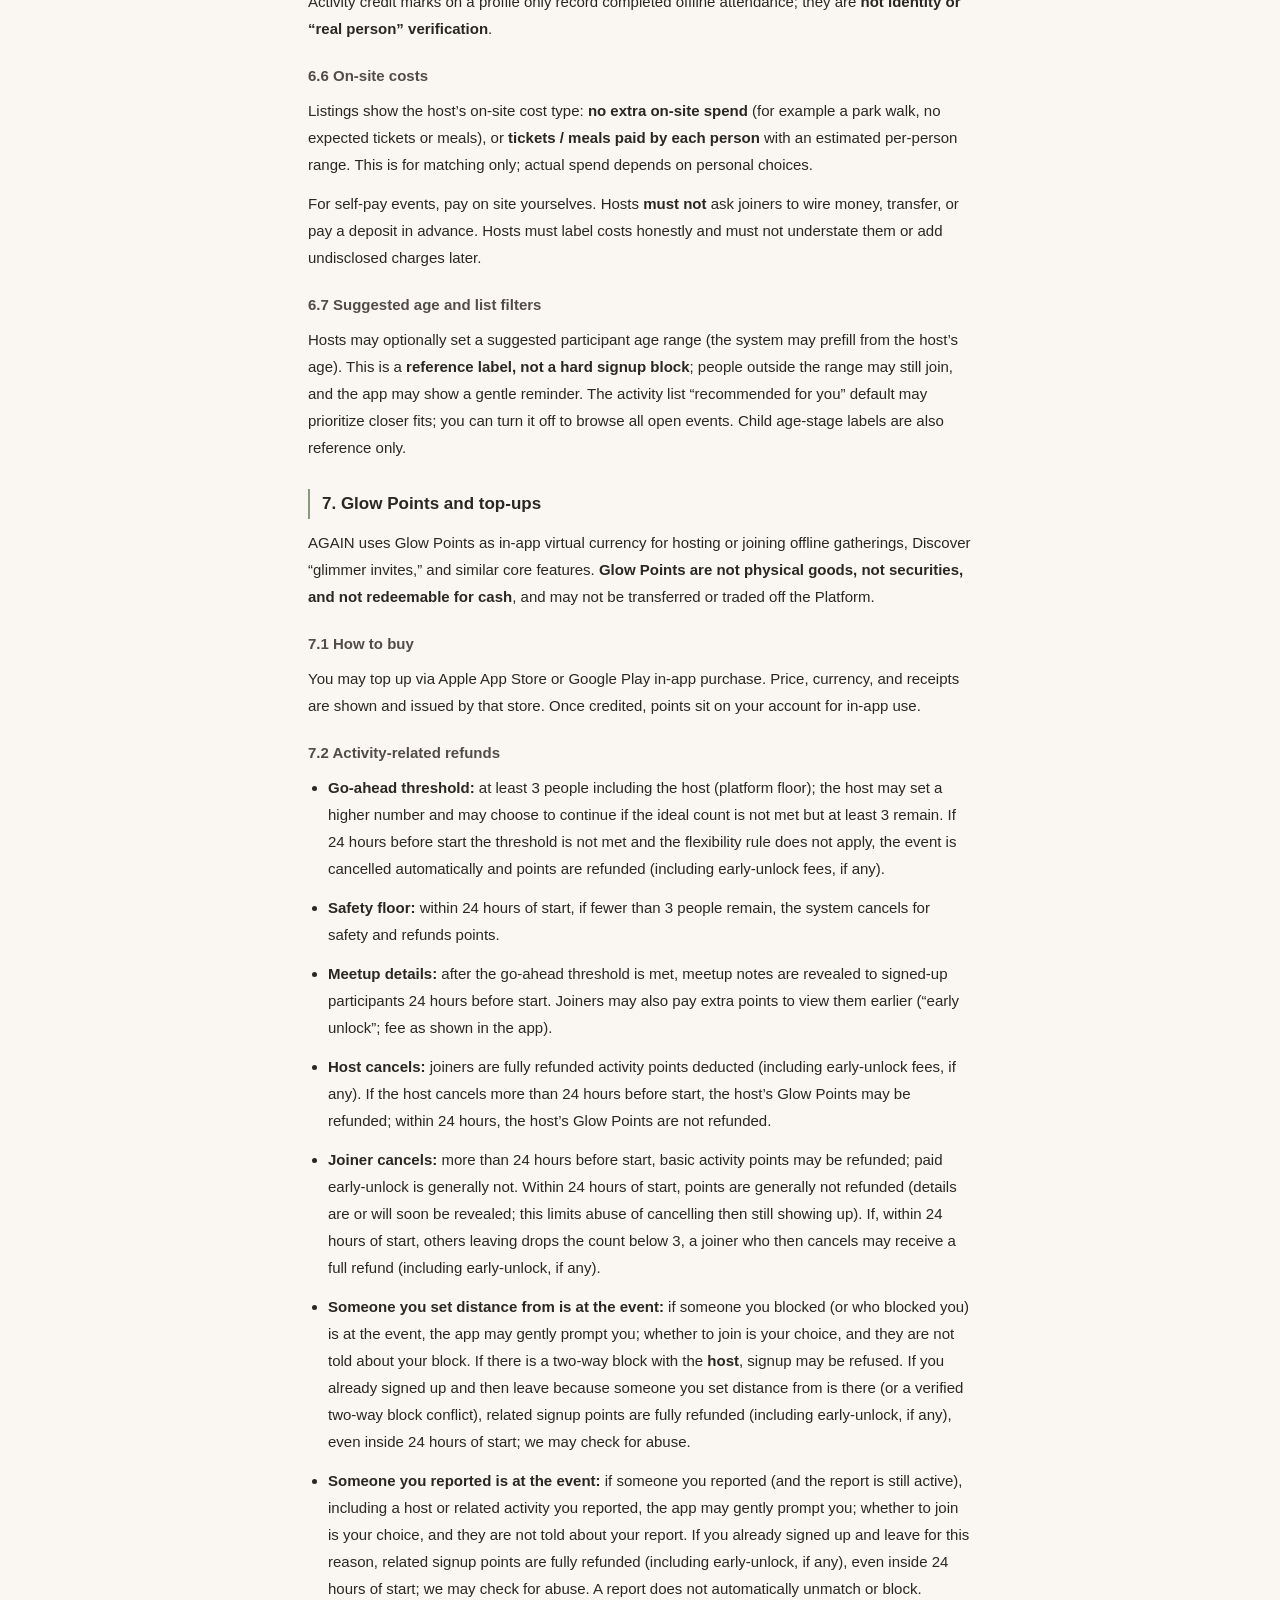
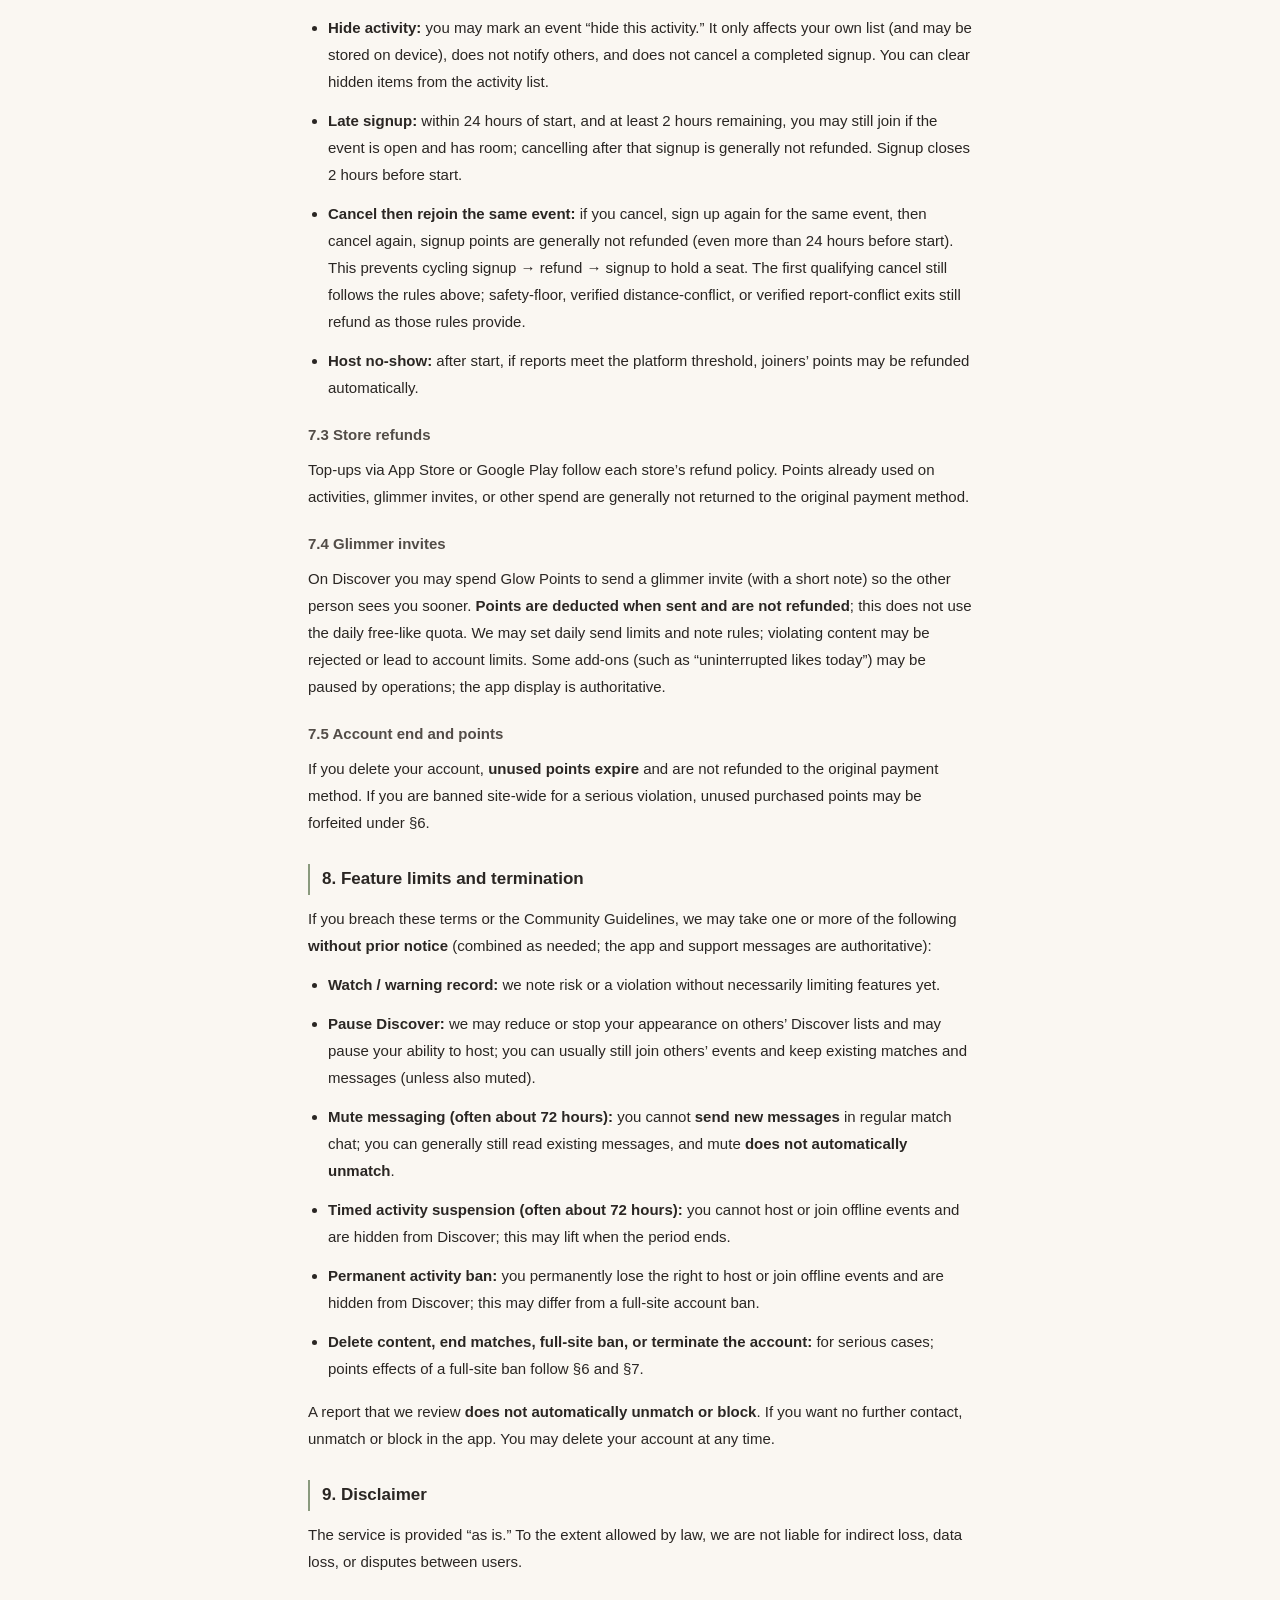
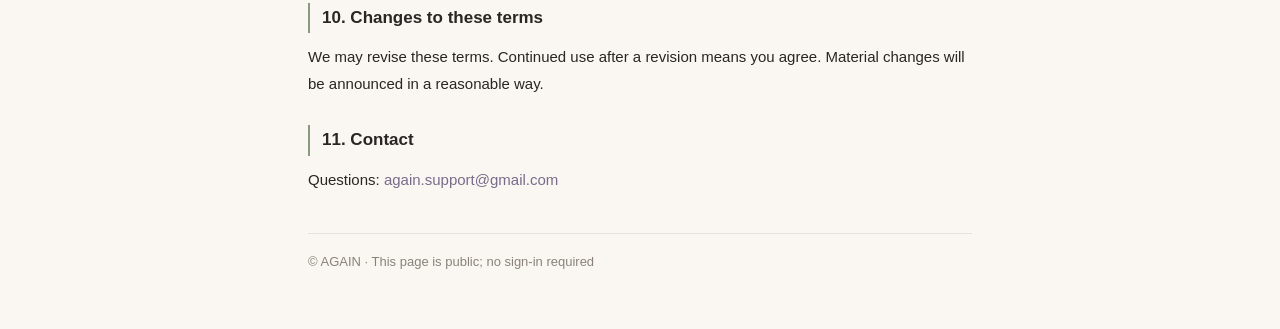
<file: en/terms.html>
<!DOCTYPE html>
<html lang="en">
<head>
  <meta charset="utf-8" />
  <meta name="viewport" content="width=device-width, initial-scale=1" />
  <title>AGAIN — Terms of Use</title>
  <link rel="icon" href="../favicon.png?v=20260812b" type="image/png" sizes="32x32" />
  <link rel="icon" href="../assets/favicon-192.png?v=20260812b" type="image/png" sizes="192x192" />
  <link rel="apple-touch-icon" href="../assets/apple-touch-icon.png?v=20260812b" sizes="180x180" />
  <link rel="alternate" hreflang="zh-Hant" href="../terms.html" />
  <link rel="stylesheet" href="../styles.css?v=20260818legal" />
</head>
<body class="legal-page">
  <div class="legal-bar">
    <a class="back-link" href="index.html">← Back to AGAIN</a>
    <a class="lang-switch" href="../terms.html" hreflang="zh-Hant">中文</a>
  </div>
  <h1>Terms of Use</h1>
  <p class="updated">Last updated: 9 September 2026 (Discover “Want to know them” / “Their activities,” activity “Interested,” privacy toggle) · AGAIN dating service</p>

  <p>Welcome to AGAIN. This service is for single adults who value sincere connection and life context. By registering or using the service, you agree to these terms.</p>

  <h2>1. Eligibility</h2>
  <p>You must be at least 18 (or the age of majority in your jurisdiction, whichever is higher), and may use the service only as yourself—not by impersonating others or creating fake accounts. When you create a profile, we verify age from the date of birth you provide; anyone under 18 cannot finish registration. Please enter a true date of birth; if you mistype it, you may retry with the correct date.</p>

  <h2>2. Account and security</h2>
  <p>You are responsible for your login credentials and for activity under your account. Contact us at once if you notice unauthorized use. You may delete your account and request data removal from Profile in the app.</p>

  <h2>3. Prohibited conduct</h2>
  <p>On AGAIN you must not:</p>
  <ul>
    <li>Harass, threaten, discriminate, or send sexual, violent, or hateful content</li>
    <li>Commit fraud, impersonate others, or solicit money or investments</li>
    <li>Post someone else’s photos or personal data without consent</li>
    <li>Engage in prostitution, illegal trade, or any violation of local law</li>
    <li>Spread malware, spam, or interfere with the platform</li>
    <li>Use automation to mass-register, scrape data, or manipulate matching</li>
  </ul>

  <h2>4. User-generated content (UGC)</h2>
  <p>You are responsible for the profiles, messages, and photos you post. Content is created by users. AGAIN does not pre-moderate everything, but we may <strong>review, hide, or delete violating content</strong> and <strong>suspend or terminate accounts</strong>, including without prior notice.</p>

  <h2>5. Matching and interaction</h2>
  <p>AGAIN provides tools to meet people. We do not guarantee a match, relationship quality, or safety of offline meetings. Protect your privacy; first meetings should be in public places.</p>
  <p>Discover is mainly for reading lookbooks and reaching related activities. Besides “Want to know them,” it may offer “Save for later” (no notification; they may reappear after about 21 days) and “Next lookbook” (pass the current recommendation). You may also mark an activity as “Interested” (not joining; no seat). Whether that appears on others’ “Their activities” block follows your privacy settings. Recommendation reasons and compatibility hints are generated from public profile fields and are not promises.</p>
  <p>To keep the inbox readable and reduce idle matches, we may manage conversations as follows (exact days as shown in the app):</p>
  <ul>
    <li><strong>Empty-match timeout:</strong> if both sides match and neither sends a message, after about 7 days the match may be marked ended. This is not an unmatch you initiated; existing messages are generally kept until account deletion or as required by law.</li>
    <li><strong>Quiet archive:</strong> after there has been messaging, if there is no new message for a long time (about 21 days), the thread may move from the primary inbox to “quiet for a while.” A new message from either side can return it to the primary list. This is not an unmatch and does not delete messages.</li>
    <li><strong>Official announcement channel:</strong> the inbox may include a platform channel (shown as “AGAIN”) for service notices. It is <strong>one-way</strong>; you cannot reply. Content is published or withdrawn by authorized operators and is not a match or private chat with another member.</li>
    <li>Either of you may unmatch or block in the app at any time; effects follow in-app rules.</li>
  </ul>

  <h2>6. Offline activities and parent-child gatherings</h2>
  <p>AGAIN lets users host and join offline social gatherings. The Platform is <strong>not</strong> the event organizer, insurer, or a childcare / security provider. Glow Points used as activity deposits pay for matching on the platform and <strong>do not include</strong> food, tickets, or transport. Hosts must state on-site cost type truthfully. <strong>Off-platform extra transfers, deposits, or sales pitches are forbidden.</strong></p>
  <p>Before joining, you should read and agree to the latest in-app Activity Safety Rules. Except as required by law, disputes or injury or property loss from offline events are for you to resolve with the people involved.</p>
  <p>After verified host no-shows or similar violations, we may apply feature limits (see §8). Serious violations (fraud, sexual harassment or assault, harm involving children, violent threats, impersonation, illegal acts), once confirmed by human review, may result in a full-site ban and <strong>forfeiture of unused purchased points</strong>; points already spent on activities are not restored.</p>

  <h3>6.1 Parent-child gatherings</h3>
  <p>If you join an event marked as a parent-child gathering:</p>
  <ul>
    <li>A legal guardian (or lawfully authorized companion) must stay with the child <strong>the entire time</strong></li>
    <li>The event must not be used as childcare or to leave a child unattended</li>
    <li>You must judge whether the venue, travel, and program suit the child’s age; age or stage labels on the platform are for reference only</li>
    <li>You are fully responsible for the child’s conduct and safety</li>
  </ul>

  <h3>6.2 Child safety and privacy</h3>
  <p>AGAIN has zero tolerance for misconduct involving children. Do not photograph, share, or upload photos, video, or identifiable data of another participant’s child without that child’s guardian’s consent. If you notice a child-safety concern, protect the child first, then report in the app or contact the police.</p>

  <h3>6.3 Health and emergencies</h3>
  <p>The Platform does not provide medical care, emergency response, or insurance. If you or companions (including children) have allergies, medication, or other health needs, decide whether to attend and bring what you need.</p>

  <h3>6.4 Gathering fit and icebreakers</h3>
  <p>When hosting, you must choose an on-site cost type and may add a mood tag; you may pick an icebreaker from our question bank. Joiners may add a short reply. <strong>Your own icebreaker reply is visible only to you until meetup details are revealed.</strong> The app may show “fit with this gathering” as a feeling hint for <strong>reference only</strong>—not a matching guarantee, filter, or attendance promise. Replies must follow Community Guidelines; when others’ replies appear follows in-app rules (usually the same time meetup details are revealed).</p>

  <h3>6.5 Post-event light connect and attendance marks</h3>
  <p>Within <strong>72 hours</strong> after an activity, the Platform may offer “light connect”: you may mark people you would like to stay in touch with (limits as shown in the app). <strong>The other person is notified only if both of you choose each other</strong>, which opens a time-limited, message-capped private chat. A one-sided mark is not notified. Light connect is unavailable if you have blocked each other. You may later agree to upgrade to a regular match chat. We may send a gentle reminder push that you can ignore.</p>
  <p>Activity credit marks on a profile only record completed offline attendance; they are <strong>not identity or “real person” verification</strong>.</p>

  <h3>6.6 On-site costs</h3>
  <p>Listings show the host’s on-site cost type: <strong>no extra on-site spend</strong> (for example a park walk, no expected tickets or meals), or <strong>tickets / meals paid by each person</strong> with an estimated per-person range. This is for matching only; actual spend depends on personal choices.</p>
  <p>For self-pay events, pay on site yourselves. Hosts <strong>must not</strong> ask joiners to wire money, transfer, or pay a deposit in advance. Hosts must label costs honestly and must not understate them or add undisclosed charges later.</p>

  <h3>6.7 Suggested age and list filters</h3>
  <p>Hosts may optionally set a suggested participant age range (the system may prefill from the host’s age). This is a <strong>reference label, not a hard signup block</strong>; people outside the range may still join, and the app may show a gentle reminder. The activity list “recommended for you” default may prioritize closer fits; you can turn it off to browse all open events. Child age-stage labels are also reference only.</p>

  <h2>7. Glow Points and top-ups</h2>
  <p>AGAIN uses Glow Points as in-app virtual currency for hosting or joining offline gatherings, Discover “glimmer invites,” and similar core features. <strong>Glow Points are not physical goods, not securities, and not redeemable for cash</strong>, and may not be transferred or traded off the Platform.</p>

  <h3>7.1 How to buy</h3>
  <p>You may top up via Apple App Store or Google Play in-app purchase. Price, currency, and receipts are shown and issued by that store. Once credited, points sit on your account for in-app use.</p>

  <h3>7.2 Activity-related refunds</h3>
  <ul>
    <li><strong>Go-ahead threshold:</strong> at least 3 people including the host (platform floor); the host may set a higher number and may choose to continue if the ideal count is not met but at least 3 remain. If 24 hours before start the threshold is not met and the flexibility rule does not apply, the event is cancelled automatically and points are refunded (including early-unlock fees, if any).</li>
    <li><strong>Safety floor:</strong> within 24 hours of start, if fewer than 3 people remain, the system cancels for safety and refunds points.</li>
    <li><strong>Meetup details:</strong> after the go-ahead threshold is met, meetup notes are revealed to signed-up participants 24 hours before start. Joiners may also pay extra points to view them earlier (“early unlock”; fee as shown in the app).</li>
    <li><strong>Host cancels:</strong> joiners are fully refunded activity points deducted (including early-unlock fees, if any). If the host cancels more than 24 hours before start, the host’s Glow Points may be refunded; within 24 hours, the host’s Glow Points are not refunded.</li>
    <li><strong>Joiner cancels:</strong> more than 24 hours before start, basic activity points may be refunded; paid early-unlock is generally not. Within 24 hours of start, points are generally not refunded (details are or will soon be revealed; this limits abuse of cancelling then still showing up). If, within 24 hours of start, others leaving drops the count below 3, a joiner who then cancels may receive a full refund (including early-unlock, if any).</li>
    <li><strong>Someone you set distance from is at the event:</strong> if someone you blocked (or who blocked you) is at the event, the app may gently prompt you; whether to join is your choice, and they are not told about your block. If there is a two-way block with the <strong>host</strong>, signup may be refused. If you already signed up and then leave because someone you set distance from is there (or a verified two-way block conflict), related signup points are fully refunded (including early-unlock, if any), even inside 24 hours of start; we may check for abuse.</li>
    <li><strong>Someone you reported is at the event:</strong> if someone you reported (and the report is still active), including a host or related activity you reported, the app may gently prompt you; whether to join is your choice, and they are not told about your report. If you already signed up and leave for this reason, related signup points are fully refunded (including early-unlock, if any), even inside 24 hours of start; we may check for abuse. A report does not automatically unmatch or block.</li>
    <li><strong>Hide activity:</strong> you may mark an event “hide this activity.” It only affects your own list (and may be stored on device), does not notify others, and does not cancel a completed signup. You can clear hidden items from the activity list.</li>
    <li><strong>Late signup:</strong> within 24 hours of start, and at least 2 hours remaining, you may still join if the event is open and has room; cancelling after that signup is generally not refunded. Signup closes 2 hours before start.</li>
    <li><strong>Cancel then rejoin the same event:</strong> if you cancel, sign up again for the same event, then cancel again, signup points are generally not refunded (even more than 24 hours before start). This prevents cycling signup → refund → signup to hold a seat. The first qualifying cancel still follows the rules above; safety-floor, verified distance-conflict, or verified report-conflict exits still refund as those rules provide.</li>
    <li><strong>Host no-show:</strong> after start, if reports meet the platform threshold, joiners’ points may be refunded automatically.</li>
  </ul>

  <h3>7.3 Store refunds</h3>
  <p>Top-ups via App Store or Google Play follow each store’s refund policy. Points already used on activities, glimmer invites, or other spend are generally not returned to the original payment method.</p>

  <h3>7.4 Glimmer invites</h3>
  <p>On Discover you may spend Glow Points to send a glimmer invite (with a short note) so the other person sees you sooner. <strong>Points are deducted when sent and are not refunded</strong>; this does not use the daily free-like quota. We may set daily send limits and note rules; violating content may be rejected or lead to account limits. Some add-ons (such as “uninterrupted likes today”) may be paused by operations; the app display is authoritative.</p>

  <h3>7.5 Account end and points</h3>
  <p>If you delete your account, <strong>unused points expire</strong> and are not refunded to the original payment method. If you are banned site-wide for a serious violation, unused purchased points may be forfeited under §6.</p>

  <h2>8. Feature limits and termination</h2>
  <p>If you breach these terms or the Community Guidelines, we may take one or more of the following <strong>without prior notice</strong> (combined as needed; the app and support messages are authoritative):</p>
  <ul>
    <li><strong>Watch / warning record:</strong> we note risk or a violation without necessarily limiting features yet.</li>
    <li><strong>Pause Discover:</strong> we may reduce or stop your appearance on others’ Discover lists and may pause your ability to host; you can usually still join others’ events and keep existing matches and messages (unless also muted).</li>
    <li><strong>Mute messaging (often about 72 hours):</strong> you cannot <strong>send new messages</strong> in regular match chat; you can generally still read existing messages, and mute <strong>does not automatically unmatch</strong>.</li>
    <li><strong>Timed activity suspension (often about 72 hours):</strong> you cannot host or join offline events and are hidden from Discover; this may lift when the period ends.</li>
    <li><strong>Permanent activity ban:</strong> you permanently lose the right to host or join offline events and are hidden from Discover; this may differ from a full-site account ban.</li>
    <li><strong>Delete content, end matches, full-site ban, or terminate the account:</strong> for serious cases; points effects of a full-site ban follow §6 and §7.</li>
  </ul>
  <p>A report that we review <strong>does not automatically unmatch or block</strong>. If you want no further contact, unmatch or block in the app. You may delete your account at any time.</p>

  <h2>9. Disclaimer</h2>
  <p>The service is provided “as is.” To the extent allowed by law, we are not liable for indirect loss, data loss, or disputes between users.</p>

  <h2>10. Changes to these terms</h2>
  <p>We may revise these terms. Continued use after a revision means you agree. Material changes will be announced in a reasonable way.</p>

  <h2>11. Contact</h2>
  <p>Questions: <a href="mailto:again.support@gmail.com">again.support@gmail.com</a></p>

  <footer>© AGAIN · This page is public; no sign-in required</footer>
</body>
</html>
</file>
<file: styles.css>
/* AGAIN — Landing + Legal */

:root {
  --paper: #FAF7F2;
  --paper-warm: #F3EDE4;
  --paper-deep: #EBE4DA;
  --ink: #2A2623;
  --ink-soft: #524C47;
  --ink-muted: #8A827A;
  --accent: #7A6B8A;
  --accent-hover: #655876;
  --sage: #8A9A7E;
  --line: rgba(42, 38, 35, 0.1);
  --line-strong: rgba(42, 38, 35, 0.16);
  --wrap: 1080px;
  --text-wrap: 640px;
  --header-h: 64px;
  --ease: 0.22s ease;
  --font-logo: "Cormorant Garamond", Baskerville, "Libre Baskerville", Georgia, "Times New Roman", serif;
}

*, *::before, *::after { box-sizing: border-box; }

html {
  scroll-behavior: smooth;
  -webkit-text-size-adjust: 100%;
}

body {
  margin: 0;
  font-family: "Noto Sans TC", -apple-system, BlinkMacSystemFont, "PingFang TC", sans-serif;
  font-size: 16px;
  line-height: 1.75;
  color: var(--ink);
  background: var(--paper);
  -webkit-font-smoothing: antialiased;
}

img {
  display: block;
  max-width: 100%;
  height: auto;
}

a {
  color: var(--accent);
  text-decoration: none;
  transition: color var(--ease);
}

a:hover { color: var(--ink); }

.wrap {
  width: 100%;
  max-width: var(--wrap);
  margin: 0 auto;
  padding: 0 28px;
}

.sr-only {
  position: absolute;
  width: 1px;
  height: 1px;
  padding: 0;
  margin: -1px;
  overflow: hidden;
  clip: rect(0, 0, 0, 0);
  white-space: nowrap;
  border: 0;
}

/* Typography */

.eyebrow {
  margin: 0 0 14px;
  font-size: 12px;
  font-weight: 600;
  letter-spacing: 0.2em;
  color: var(--ink-muted);
}

/* Buttons */

.btn {
  display: inline-flex;
  align-items: center;
  justify-content: center;
  min-height: 48px;
  padding: 0 26px;
  border-radius: 8px;
  font-family: inherit;
  font-size: 15px;
  font-weight: 500;
  letter-spacing: 0.04em;
  border: none;
  cursor: pointer;
  text-decoration: none !important;
  transition: background var(--ease), color var(--ease), border-color var(--ease);
}

.btn--fill {
  background: var(--accent);
  color: #fff;
}

.btn--fill:hover {
  background: var(--accent-hover);
  color: #fff;
}

.btn--ghost {
  background: transparent;
  color: var(--ink-soft);
  border: 1px solid var(--line-strong);
}

.btn--ghost:hover {
  color: var(--ink);
  border-color: var(--ink-muted);
}

/* ============================================================
   Header
   ============================================================ */

.header {
  position: fixed;
  inset: 0 0 auto;
  z-index: 100;
  height: var(--header-h);
  background: rgba(250, 247, 242, 0.88);
  backdrop-filter: blur(10px);
  -webkit-backdrop-filter: blur(10px);
  border-bottom: 1px solid transparent;
  transition: border-color var(--ease), box-shadow var(--ease);
}

.header.is-scrolled {
  border-color: var(--line);
  box-shadow: 0 1px 0 var(--line);
}

.header__inner {
  display: flex;
  align-items: center;
  justify-content: space-between;
  height: 100%;
}

.header__logo {
  display: inline-flex;
  align-items: center;
  gap: 8px;
  font-family: "Noto Serif TC", Georgia, serif;
  font-size: 18px;
  font-weight: 600;
  letter-spacing: 0.22em;
  color: var(--ink) !important;
}

.header__mark {
  width: 22px;
  height: 22px;
  display: block;
  flex-shrink: 0;
}

.header__wordmark {
  line-height: 1;
}

.header__nav {
  display: flex;
  align-items: center;
  gap: 32px;
}

.header__nav a {
  display: inline-flex;
  align-items: center;
  justify-content: center;
  min-height: 32px;
  font-size: 14px;
  font-weight: 500;
  line-height: 1;
  color: var(--ink-soft);
}

.header__nav a:hover { color: var(--ink); }

.lang-switch {
  display: inline-flex;
  align-items: center;
  justify-content: center;
  min-height: 32px;
  padding: 0 12px;
  font-size: 13px !important;
  font-weight: 600 !important;
  line-height: 1 !important;
  letter-spacing: 0.06em;
  color: var(--accent) !important;
  border: 1px solid var(--line-strong);
  border-radius: 999px;
  box-sizing: border-box;
}

.lang-switch:hover {
  color: var(--ink) !important;
  border-color: var(--ink-muted);
}

.header__menu-btn {
  display: none;
  flex-direction: column;
  justify-content: center;
  gap: 6px;
  width: 44px;
  height: 44px;
  padding: 0;
  background: none;
  border: none;
  cursor: pointer;
}

.header__menu-btn span {
  display: block;
  width: 20px;
  height: 1.5px;
  background: var(--ink);
  transition: transform var(--ease);
}

.header__menu-btn[aria-expanded="true"] span:first-child {
  transform: translateY(3.75px) rotate(45deg);
}

.header__menu-btn[aria-expanded="true"] span:last-child {
  transform: translateY(-3.75px) rotate(-45deg);
}

/* ============================================================
   Hero — editorial stack
   ============================================================ */

.hero {
  padding: calc(var(--header-h) + 72px) 0 0;
}

.hero__inner {
  display: flex;
  flex-direction: column;
  align-items: center;
  text-align: center;
}

.hero__copy {
  max-width: var(--text-wrap);
  margin-bottom: 56px;
}

.hero__brand {
  margin: 0 0 18px;
  font-family: var(--font-logo);
  font-size: clamp(1.75rem, 5vw, 2.25rem);
  font-weight: 600;
  letter-spacing: 0.28em;
  color: var(--ink);
}

.hero__kicker {
  margin: 0 0 20px;
  font-size: 13px;
  font-weight: 500;
  letter-spacing: 0.06em;
  line-height: 1.7;
  color: var(--ink-muted);
  max-width: 36ch;
  margin-left: auto;
  margin-right: auto;
}

.hero__cta-note {
  margin: 16px 0 0;
  font-size: 13px;
  color: var(--ink-muted);
}

.hero__title {
  margin: 0 0 24px;
  font-family: "Noto Serif TC", Georgia, serif;
  font-size: clamp(2.5rem, 7.5vw, 3.75rem);
  font-weight: 600;
  line-height: 1.2;
  letter-spacing: 0.06em;
  color: var(--ink);
}

.hero__lead {
  margin: 0 0 36px;
  font-size: clamp(1rem, 2.5vw, 1.125rem);
  line-height: 2;
  color: var(--ink-soft);
}

.hero__actions {
  display: flex;
  flex-wrap: wrap;
  gap: 12px;
  justify-content: center;
}

.hero__visual {
  width: 100%;
  max-width: 960px;
  margin: 0;
  border-radius: 20px;
  overflow: hidden;
  box-shadow:
    0 1px 0 var(--line),
    0 24px 56px rgba(42, 38, 35, 0.07);
}

.hero__visual img {
  width: 100%;
  vertical-align: middle;
}

/* ============================================================
   Manifesto
   ============================================================ */

.manifesto {
  padding: 120px 0;
  background: var(--paper-warm);
  border-top: 1px solid var(--line);
  border-bottom: 1px solid var(--line);
}

.manifesto__grid {
  display: grid;
  grid-template-columns: 0.9fr 1.1fr;
  gap: 48px 80px;
  align-items: start;
}

.manifesto__title {
  margin: 0;
  font-family: "Noto Serif TC", Georgia, serif;
  font-size: clamp(1.75rem, 4vw, 2.25rem);
  font-weight: 600;
  line-height: 1.35;
  letter-spacing: 0.04em;
}

.manifesto__body p {
  margin: 0 0 20px;
  font-size: 17px;
  line-height: 2;
  color: var(--ink-soft);
}

.manifesto__body p:last-child { margin-bottom: 0; }

/* ============================================================
   Pillars — numbered editorial list
   ============================================================ */

.pillars {
  padding: 120px 0;
}

.pillars__head {
  max-width: var(--text-wrap);
  margin-bottom: 56px;
}

.pillars__title {
  margin: 0;
  font-family: "Noto Serif TC", Georgia, serif;
  font-size: clamp(1.75rem, 4vw, 2.25rem);
  font-weight: 600;
  line-height: 1.35;
  letter-spacing: 0.04em;
}

.pillar-list {
  list-style: none;
  margin: 0;
  padding: 0;
  border-top: 1px solid var(--line-strong);
}

.pillar-item {
  display: grid;
  grid-template-columns: 56px 1fr;
  gap: 24px 32px;
  padding: 40px 0;
  border-bottom: 1px solid var(--line);
}

.pillar-item__num {
  font-family: "Noto Serif TC", Georgia, serif;
  font-size: 14px;
  font-weight: 600;
  letter-spacing: 0.08em;
  color: var(--sage);
  padding-top: 4px;
}

.pillar-item__content h3 {
  margin: 0 0 10px;
  font-family: "Noto Serif TC", Georgia, serif;
  font-size: 1.25rem;
  font-weight: 600;
  letter-spacing: 0.04em;
  color: var(--ink);
}

.pillar-item__content p {
  margin: 0;
  font-size: 15px;
  line-height: 1.85;
  color: var(--ink-soft);
  max-width: 52ch;
}

/* ============================================================
   Interlude quote
   ============================================================ */

.interlude {
  padding: 100px 0;
  background: var(--paper-deep);
}

.interlude--last {
  padding-bottom: 120px;
}

.interlude__inner {
  max-width: 720px;
  text-align: center;
}

.interlude blockquote {
  margin: 0;
  padding: 0;
  border: none;
}

.interlude blockquote p {
  margin: 0 0 8px;
  font-family: "Noto Serif TC", Georgia, serif;
  font-size: clamp(1.375rem, 3.5vw, 1.75rem);
  font-weight: 500;
  line-height: 1.75;
  letter-spacing: 0.04em;
  color: var(--ink);
}

.interlude blockquote p:last-child { margin-bottom: 0; }

/* ============================================================
   Notify / waitlist
   ============================================================ */

.notify {
  padding: 120px 0 140px;
}

.notify__card {
  max-width: 520px;
  margin: 0 auto;
  padding: 48px 40px;
  text-align: center;
  background: #fff;
  border: 1px solid var(--line);
  border-radius: 16px;
  box-shadow: 0 12px 40px rgba(42, 38, 35, 0.04);
}

.notify__title {
  margin: 0 0 12px;
  font-family: "Noto Serif TC", Georgia, serif;
  font-size: 1.5rem;
  font-weight: 600;
  letter-spacing: 0.04em;
}

.notify__lead {
  margin: 0 0 32px;
  font-size: 15px;
  color: var(--ink-soft);
  line-height: 1.75;
}

.notify__stores {
  display: flex;
  flex-wrap: wrap;
  gap: 10px;
  justify-content: center;
  margin-bottom: 28px;
}

.store-pill {
  display: inline-flex;
  align-items: center;
  min-height: 40px;
  padding: 0 18px;
  font-size: 13px;
  color: var(--ink-muted);
  background: var(--paper);
  border: 1px solid var(--line);
  border-radius: 6px;
}

.notify__form {
  display: flex;
  gap: 8px;
}

.notify__form input {
  flex: 1;
  min-width: 0;
  min-height: 48px;
  padding: 0 16px;
  font-family: inherit;
  font-size: 15px;
  color: var(--ink);
  background: var(--paper);
  border: 1px solid var(--line-strong);
  border-radius: 8px;
  outline: none;
  transition: border-color var(--ease);
}

.notify__form input::placeholder { color: var(--ink-muted); }

.notify__form input:focus {
  border-color: var(--accent);
}

.notify__form .btn {
  flex-shrink: 0;
  min-width: 88px;
}

.notify__msg {
  min-height: 1.5em;
  margin: 14px 0 0;
  font-size: 13px;
  color: var(--sage);
}

.notify__msg.is-error { color: #9A6B6B; }

/* ============================================================
   Footer
   ============================================================ */

.footer {
  padding: 40px 0 48px;
  border-top: 1px solid var(--line);
}

.footer__inner {
  display: flex;
  flex-wrap: wrap;
  align-items: center;
  justify-content: space-between;
  gap: 20px;
}

.footer__brand {
  display: flex;
  flex-wrap: wrap;
  align-items: baseline;
  gap: 12px 20px;
}

.footer__logo {
  font-family: var(--font-logo);
  font-size: 17px;
  font-weight: 600;
  letter-spacing: 0.14em;
  color: var(--ink);
}

.footer__copy {
  font-size: 13px;
  color: var(--ink-muted);
}

.footer__nav {
  display: flex;
  flex-wrap: wrap;
  align-items: center;
  gap: 8px 24px;
}

.footer__nav a {
  display: inline-flex;
  align-items: center;
  justify-content: center;
  min-height: 32px;
  font-size: 13px;
  line-height: 1;
  color: var(--ink-soft);
}

.footer__nav a:hover { color: var(--ink); }

.footer__nav .lang-switch {
  min-height: 30px;
  padding: 0 11px;
  font-size: 12px !important;
}

/* ============================================================
   Responsive
   ============================================================ */

@media (max-width: 768px) {
  .header__menu-btn { display: flex; }

  .header__nav {
    position: fixed;
    top: var(--header-h);
    left: 0;
    right: 0;
    flex-direction: column;
    gap: 0;
    padding: 8px 28px 20px;
    background: rgba(250, 247, 242, 0.97);
    border-bottom: 1px solid var(--line);
    transform: translateY(-6px);
    opacity: 0;
    visibility: hidden;
    pointer-events: none;
    transition: opacity var(--ease), transform var(--ease), visibility var(--ease);
  }

  .header__nav.is-open {
    transform: translateY(0);
    opacity: 1;
    visibility: visible;
    pointer-events: auto;
  }

  .header__nav a {
    padding: 14px 0;
    border-bottom: 1px solid var(--line);
  }

  .header__nav a:last-child { border-bottom: none; }

  .hero { padding-top: calc(var(--header-h) + 48px); }

  .hero__copy { margin-bottom: 40px; }

  .hero__actions {
    flex-direction: column;
    width: 100%;
    max-width: 320px;
    margin: 0 auto;
  }

  .hero__actions .btn { width: 100%; }

  .manifesto,
  .pillars,
  .notify,
  .resonate,
  .act,
  .close-cta { padding: 80px 0; }

  .manifesto__grid {
    grid-template-columns: 1fr;
    gap: 24px;
  }

  .act__grid {
    grid-template-columns: 1fr;
    gap: 36px;
    text-align: center;
  }

  .act__copy {
    max-width: 520px;
    margin: 0 auto;
    text-align: center;
  }

  .act__copy .discover-dock {
    margin-left: auto;
    margin-right: auto;
    margin-top: 40px;
    max-width: 100%;
  }

  .act__aside--under-dock {
    text-align: center;
  }

  .lookbook-preview {
    max-width: 360px;
    margin: 0 auto;
    justify-self: center;
  }

  .pace-row {
    flex-direction: column;
    align-items: stretch;
    max-width: 320px;
    margin-left: auto;
    margin-right: auto;
  }

  .pace-chip { justify-content: flex-start; }

  .discover-dock {
    max-width: 360px;
    gap: 6px;
    padding: 10px 10px;
  }

  .discover-dock__main-label {
    font-size: 13px;
    white-space: normal;
    text-align: center;
  }

  .discover-dock__sub {
    font-size: 10px;
  }

  .act__copy .discover-dock {
    max-width: 100%;
  }

  .his-activities__name {
    font-size: 13px;
  }

  .pillar-item {
    grid-template-columns: 40px 1fr;
    gap: 16px;
    padding: 32px 0;
  }

  .interlude { padding: 72px 0; }

  .notify { padding-bottom: 96px; }

  .notify__card { padding: 36px 24px; }

  .notify__form {
    flex-direction: column;
  }

  .notify__form .btn { width: 100%; }

  .close-cta .btn { width: 100%; max-width: 320px; }

  .footer__inner {
    flex-direction: column;
    align-items: flex-start;
  }
}

/* ============================================================
   Legal pages
   ============================================================ */

.legal-page {
  padding: 32px 28px 56px;
  max-width: 720px;
  margin: 0 auto;
  font-size: 15px;
  line-height: 1.8;
  color: var(--ink);
  background: var(--paper);
}

.legal-bar {
  display: flex;
  align-items: center;
  justify-content: space-between;
  gap: 16px;
  margin-bottom: 24px;
}

.legal-bar .back-link {
  margin-bottom: 0;
}

.legal-page h1 {
  font-family: "Noto Serif TC", Georgia, serif;
  font-size: 28px;
  font-weight: 600;
  color: var(--accent);
  margin: 0 0 8px;
}

.legal-page .updated {
  font-size: 13px;
  color: var(--ink-muted);
  margin-bottom: 28px;
}

.legal-page h2 {
  font-size: 17px;
  font-weight: 600;
  margin: 28px 0 10px;
  padding-left: 12px;
  border-left: 2px solid var(--sage);
}

.legal-page p,
.legal-page li { margin: 0 0 12px; }

.legal-page ul {
  padding-left: 1.25rem;
  margin: 0 0 16px;
}

.back-link {
  display: inline-block;
  margin-bottom: 24px;
  font-size: 14px;
  color: var(--accent);
}

.back-link:hover { text-decoration: underline; }

.legal-page h3 {
  font-size: 15px;
  font-weight: 600;
  margin: 20px 0 8px;
  color: var(--ink-soft);
}

.legal-page footer {
  margin-top: 40px;
  padding-top: 16px;
  border-top: 1px solid var(--line);
  font-size: 13px;
  color: var(--ink-muted);
}

.btn--sm {
  min-height: 44px;
  padding: 10px 24px;
  font-size: 14px;
}

/* ============================================================
   Resonate — identity lines
   ============================================================ */

.resonate {
  padding: 100px 0;
  background: var(--paper-warm);
  border-top: 1px solid var(--line);
  border-bottom: 1px solid var(--line);
}

.resonate__inner {
  max-width: 720px;
  margin: 0 auto;
  text-align: center;
}

.resonate__list {
  list-style: none;
  margin: 0;
  padding: 0;
}

.resonate__list li {
  margin: 0 0 28px;
  font-family: "Noto Serif TC", Georgia, serif;
  font-size: clamp(1.2rem, 3vw, 1.5rem);
  font-weight: 500;
  line-height: 1.7;
  letter-spacing: 0.02em;
  color: var(--ink);
}

.resonate__list li:last-child { margin-bottom: 0; }

/* ============================================================
   Acts — three-beat story
   ============================================================ */

.act {
  padding: 110px 0;
}

.act--alt {
  background: var(--paper-warm);
  border-top: 1px solid var(--line);
  border-bottom: 1px solid var(--line);
}

.act__grid {
  display: grid;
  grid-template-columns: 1fr 1fr;
  gap: 48px 64px;
  align-items: center;
}

.act__copy {
  max-width: 34rem;
  align-self: center;
}

.act__copy .discover-dock {
  width: 100%;
  max-width: 100%;
  /* 比上一版再拉開：文案略上、三鍵略下 */
  margin: 68px 0 0;
}

.act__aside--under-dock {
  margin-top: 16px;
  text-align: left;
}

.act__stack,
.act__narrow {
  max-width: 720px;
  margin: 0 auto;
  text-align: center;
}

.act__title {
  margin: 0 0 16px;
  font-family: "Noto Serif TC", Georgia, serif;
  font-size: clamp(1.65rem, 4vw, 2.15rem);
  font-weight: 600;
  line-height: 1.35;
  letter-spacing: 0.04em;
}

.act__lead {
  margin: 0;
  font-size: 16px;
  line-height: 1.9;
  color: var(--ink-soft);
}

.act__narrow .act__lead { margin-bottom: 28px; }

.act__highlight {
  margin: 0 0 20px;
  font-family: "Noto Serif TC", Georgia, serif;
  font-size: clamp(1.15rem, 2.5vw, 1.35rem);
  font-weight: 500;
  line-height: 1.7;
  color: var(--accent);
}

.act__aside {
  margin: 0;
  font-size: 14px;
  color: var(--ink-muted);
}

.act__aside a { text-decoration: underline; text-underline-offset: 3px; }

/* Lookbook preview card — 單卡同框淡入輪播（雅婷／志明） */

.lookbook-preview {
  width: 100%;
  max-width: 380px;
  justify-self: end;
}

.lookbook-preview__stage {
  position: relative;
  width: 100%;
  overflow: hidden;
  border-radius: 28px;
}

.lookbook-preview__frame {
  width: 100%;
  background: #fff;
  border-radius: 28px;
  overflow: hidden;
  border: 1px solid var(--line);
  box-shadow:
    0 1px 0 var(--line),
    0 28px 64px rgba(42, 38, 35, 0.08);
  display: flex;
  flex-direction: column;
  transition:
    opacity 0.55s ease,
    transform 0.5s ease,
    box-shadow 0.5s ease;
}

/* 非作用中：疊在同一框上淡出，不佔版面下方 */
.lookbook-preview__frame:not(.is-active) {
  position: absolute;
  left: 0;
  right: 0;
  top: 0;
  opacity: 0;
  z-index: 0;
  pointer-events: none;
}

.lookbook-preview__frame.is-active {
  position: relative;
  opacity: 1;
  z-index: 1;
  pointer-events: auto;
  transform: translateY(0);
}

.reveal.is-visible .lookbook-preview__frame.is-active {
  transform: translateY(-4px);
}

.lookbook-preview__photo {
  aspect-ratio: 4 / 5;
  height: auto;
  overflow: hidden;
  background: #d4c4b0;
}

.lookbook-preview__photo img {
  display: block;
  width: 100%;
  height: 100%;
  object-fit: cover;
  /* 正向半身：對準臉部中心，避免只剩額頭 */
  object-position: center 32%;
}

.lookbook-preview__photo--zhiming img {
  object-position: center 28%;
}

.lookbook-preview__body {
  padding: 22px 24px 26px;
  background: #fff;
  flex: 1;
  display: flex;
  flex-direction: column;
}

.lookbook-preview__dots {
  display: flex;
  align-items: center;
  justify-content: center;
  gap: 10px;
  margin-top: 16px;
}

.lookbook-preview__dot {
  width: 8px;
  height: 8px;
  padding: 0;
  border: none;
  border-radius: 999px;
  background: rgba(142, 125, 173, 0.28);
  cursor: pointer;
  transition: background 0.25s ease, transform 0.25s ease;
}

.lookbook-preview__dot.is-active {
  background: #8e7dad;
  transform: scale(1.15);
}

.lookbook-preview__dot:focus-visible {
  outline: 2px solid #8e7dad;
  outline-offset: 3px;
}

.lookbook-preview__name {
  margin: 0 0 4px;
  font-family: "Noto Serif TC", Georgia, serif;
  font-size: 1.25rem;
  font-weight: 600;
  letter-spacing: 0.02em;
}

.lookbook-preview__meta {
  margin: 0 0 18px;
  font-size: 13px;
  color: var(--ink-muted);
}

.lookbook-preview__reason {
  padding-top: 14px;
  border-top: 1px solid var(--line);
}

.lookbook-preview__reason-label {
  margin: 0 0 8px;
  font-size: 11px;
  font-weight: 600;
  letter-spacing: 0.16em;
  color: var(--sage);
}

.lookbook-preview__reason-text {
  margin: 0;
  font-family: "Noto Serif TC", Georgia, serif;
  font-size: 1.05rem;
  line-height: 1.55;
  color: var(--accent);
}

/* 「他的活動」列 — 對齊 App ProfileHisActivities */
.his-activities {
  margin-top: 14px;
  padding: 14px;
  border-radius: 18px;
  border: 1px solid rgba(142, 125, 173, 0.45);
  background: rgba(243, 227, 207, 0.55);
}

.his-activities__head {
  display: flex;
  align-items: center;
  justify-content: space-between;
  margin-bottom: 10px;
}

.his-activities__title {
  margin: 0;
  font-size: 13px;
  font-weight: 600;
  color: #8E7DAD;
}

.his-activities__list {
  list-style: none;
  margin: 0;
  padding: 0;
  display: flex;
  flex-direction: column;
  gap: 8px;
}

.his-activities__row {
  display: flex;
  align-items: center;
  gap: 12px;
  min-height: 52px;
  padding: 10px 12px;
  border-radius: 14px;
  background: rgba(255, 255, 255, 0.88);
}

.his-activities__thumb {
  width: 36px;
  height: 36px;
  border-radius: 10px;
  object-fit: cover;
  background: #FFF7EC;
  flex-shrink: 0;
}

.his-activities__copy {
  min-width: 0;
  flex: 1;
}

.his-activities__title-row {
  display: flex;
  flex-wrap: wrap;
  align-items: center;
  gap: 6px 8px;
}

.his-activities__name {
  font-size: 14px;
  font-weight: 600;
  color: #3F3A3A;
  line-height: 1.35;
}

.his-activities__badge {
  display: inline-flex;
  align-items: center;
  border-radius: 999px;
  padding: 2px 8px;
  background: #FFF7EC;
  font-size: 10px;
  font-weight: 600;
  color: #8C6F5A;
  line-height: 1.4;
}

.his-activities__meta-line {
  margin: 2px 0 0;
  font-size: 12px;
  line-height: 1.4;
  color: #8C6F5A;
}

/* 發現底欄 — 對齊 App DiscoverBlurDecisionBar */
.discover-dock {
  display: flex;
  align-items: center;
  justify-content: space-between;
  gap: 8px;
  max-width: 420px;
  margin: 40px auto 0;
  padding: 12px 12px;
  border-radius: 28px;
  border: 1px solid rgba(226, 210, 192, 0.9);
  background: rgba(255, 247, 236, 0.92);
  box-shadow: 0 12px 32px rgba(63, 58, 58, 0.08);
}

.discover-dock__side {
  flex: 0 0 auto;
  min-width: 56px;
  display: flex;
  flex-direction: column;
  align-items: center;
  justify-content: center;
  gap: 4px;
  padding: 4px 6px;
}

.discover-dock__icon {
  width: 20px;
  height: 28px;
  display: block;
}

.discover-dock__icon--main {
  width: 22px;
  height: 22px;
}

.discover-dock__side-label {
  font-size: 12px;
  font-weight: 500;
  color: #8C6F5A;
  line-height: 1.2;
}

.discover-dock__main {
  flex: 1 1 auto;
  min-width: 0;
  display: flex;
  flex-direction: column;
  align-items: center;
  justify-content: center;
  gap: 2px;
  min-height: 52px;
  padding: 10px 14px;
  border-radius: 999px;
  background: #8E7DAD;
  box-shadow: 0 8px 20px rgba(142, 125, 173, 0.28);
}

.discover-dock__main-inner {
  display: flex;
  align-items: center;
  justify-content: center;
  gap: 8px;
}

.discover-dock__main-label {
  font-size: 14px;
  font-weight: 600;
  color: #fff;
  line-height: 1.2;
  white-space: nowrap;
}

.discover-dock__sub {
  font-size: 11px;
  font-weight: 400;
  color: rgba(255, 255, 255, 0.88);
  line-height: 1.2;
  text-align: center;
}

/* Pace chips (legacy / unused) */
.pace-row {
  list-style: none;
  margin: 40px 0 0;
  padding: 0;
  display: flex;
  flex-wrap: wrap;
  justify-content: center;
  gap: 12px;
}

.pace-chip {
  display: flex;
  align-items: center;
  gap: 10px;
  min-height: 52px;
  padding: 10px 18px;
  background: #fff;
  border: 1px solid var(--line);
  border-radius: 999px;
  box-shadow: 0 8px 24px rgba(42, 38, 35, 0.04);
}

.pace-chip--soft {
  background: var(--paper);
  border-color: rgba(138, 154, 126, 0.35);
}

.pace-chip--heart {
  background: rgba(122, 107, 138, 0.12);
  border-color: rgba(122, 107, 138, 0.35);
}

.pace-chip__mark {
  font-size: 16px;
  color: var(--ink-soft);
  line-height: 1;
}

.pace-chip--heart .pace-chip__mark { color: var(--accent); }

.pace-chip__label {
  display: flex;
  flex-direction: column;
  align-items: flex-start;
  gap: 2px;
  font-size: 14px;
  font-weight: 500;
  color: var(--ink);
  text-align: left;
}

.pace-chip__hint {
  font-size: 11px;
  font-weight: 400;
  color: var(--ink-muted);
}

/* Close CTA */

.close-cta {
  padding: 120px 0 100px;
  background: var(--paper-deep);
  border-top: 1px solid var(--line);
  text-align: center;
}

.close-cta__inner {
  max-width: 560px;
  margin: 0 auto;
}

.close-cta blockquote {
  margin: 0 0 20px;
  padding: 0;
  border: none;
}

.close-cta blockquote p {
  margin: 0;
  font-family: "Noto Serif TC", Georgia, serif;
  font-size: clamp(1.4rem, 3.5vw, 1.85rem);
  font-weight: 500;
  line-height: 1.6;
  letter-spacing: 0.04em;
}

.close-cta__lead {
  margin: 0 0 32px;
  font-size: 16px;
  color: var(--ink-soft);
}

.close-cta .btn { min-width: 200px; }

.footer__safety {
  margin-top: 20px;
  padding-top: 20px;
  border-top: 1px solid var(--line);
}

.footer__safety p {
  margin: 0;
  font-size: 13px;
  line-height: 1.7;
  color: var(--ink-muted);
}

/* Reveal motion */

.reveal {
  opacity: 0;
  transform: translateY(18px);
  transition: opacity 0.7s ease, transform 0.7s ease;
}

.reveal.is-visible {
  opacity: 1;
  transform: translateY(0);
}

@media (prefers-reduced-motion: reduce) {
  .reveal {
    opacity: 1;
    transform: none;
    transition: none;
  }
}

/* Help center */

.help-banner {
  margin-bottom: 32px;
  padding: 16px 20px;
  border-radius: 16px;
  border: 1px solid rgba(122, 107, 138, 0.25);
  background: rgba(122, 107, 138, 0.08);
  font-size: 14px;
  line-height: 1.7;
  color: var(--ink);
}

.faq-section {
  margin-bottom: 36px;
}

.faq-section h2 {
  font-family: "Noto Serif TC", Georgia, serif;
  font-size: 20px;
  margin: 0 0 12px;
  color: var(--ink);
}

.faq-item {
  border-bottom: 1px solid var(--line);
  padding: 4px 0;
}

.faq-item summary {
  cursor: pointer;
  padding: 14px 0;
  font-weight: 500;
  list-style: none;
  color: var(--ink);
}

.faq-item summary::-webkit-details-marker { display: none; }

.faq-item summary::after {
  content: "+";
  float: right;
  color: var(--accent);
  font-weight: 600;
}

.faq-item[open] summary::after { content: "−"; }

.faq-item p {
  margin: 0 0 16px;
  font-size: 14px;
  color: var(--ink-soft);
}

.help-contact {
  margin-top: 40px;
  padding: 28px;
  text-align: center;
  border-radius: 20px;
  background: var(--paper-warm);
}

.help-contact p { margin: 0 0 8px; }
</file>
